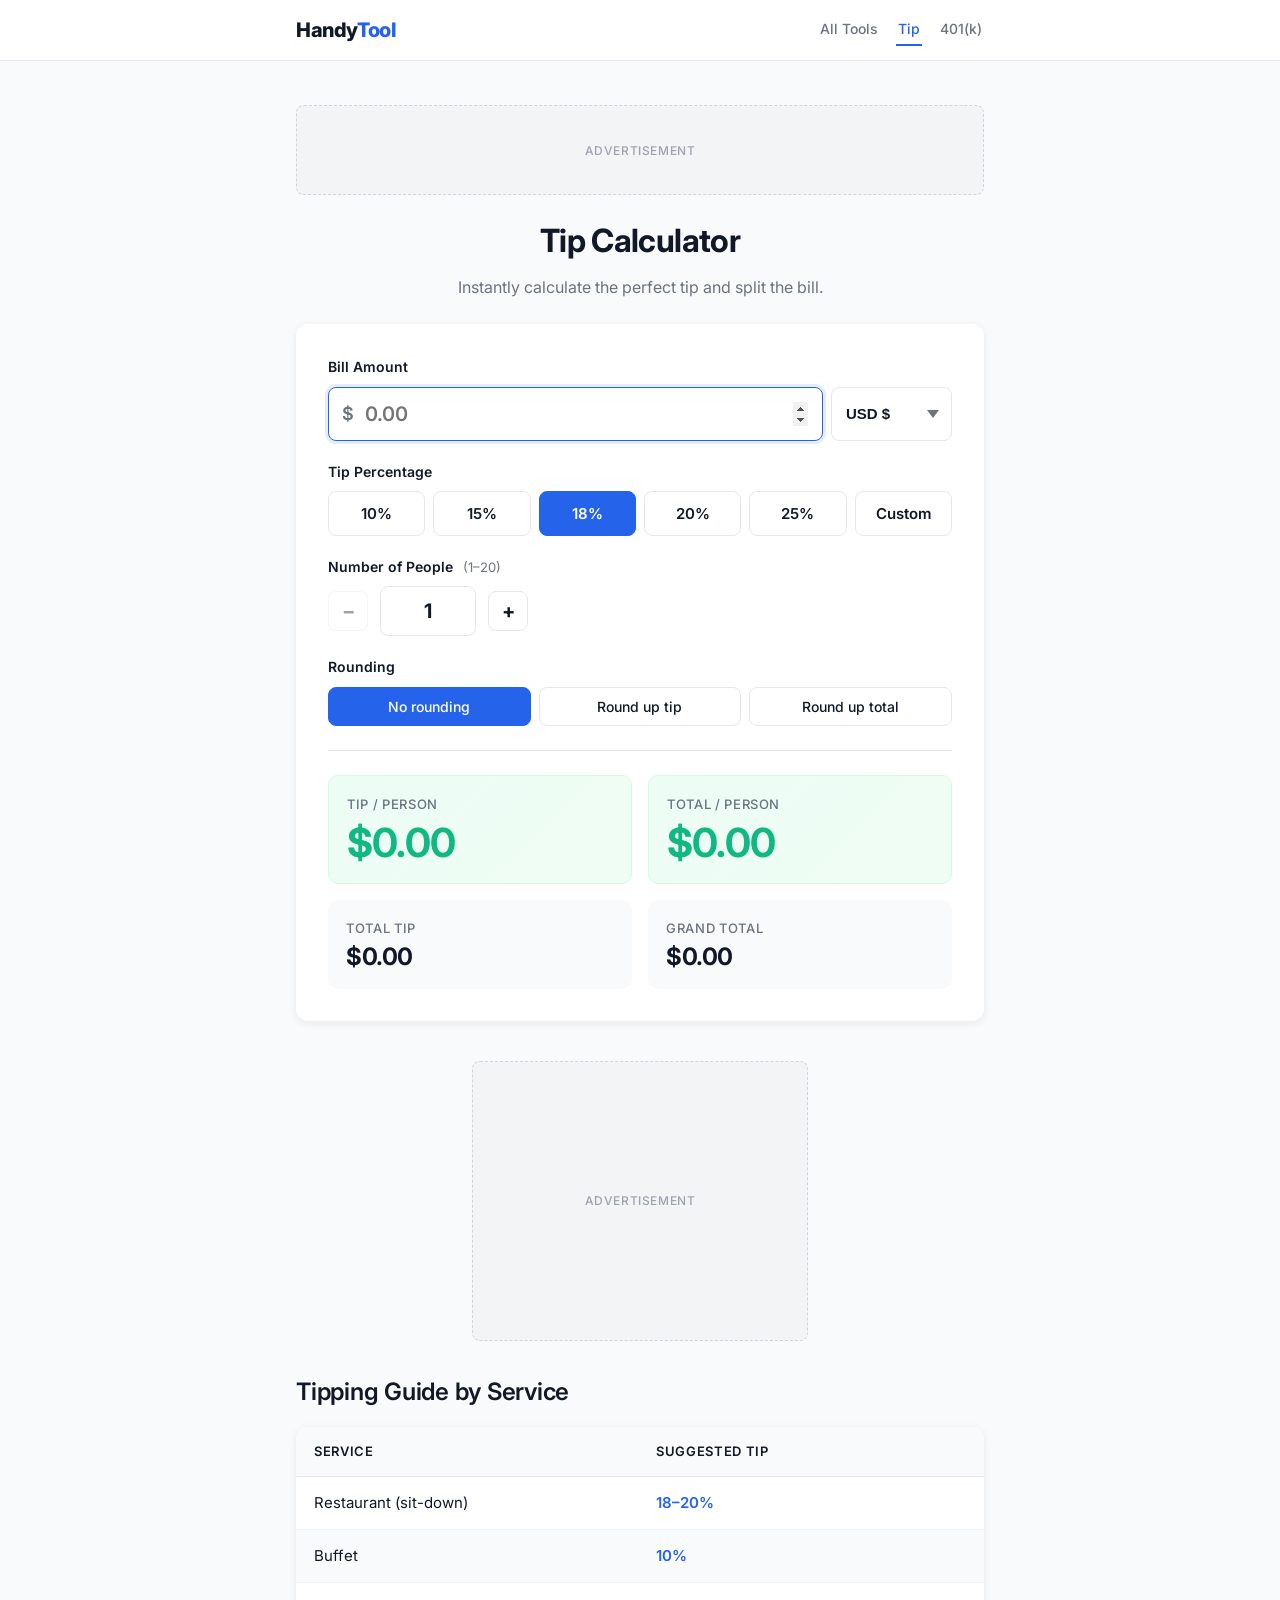
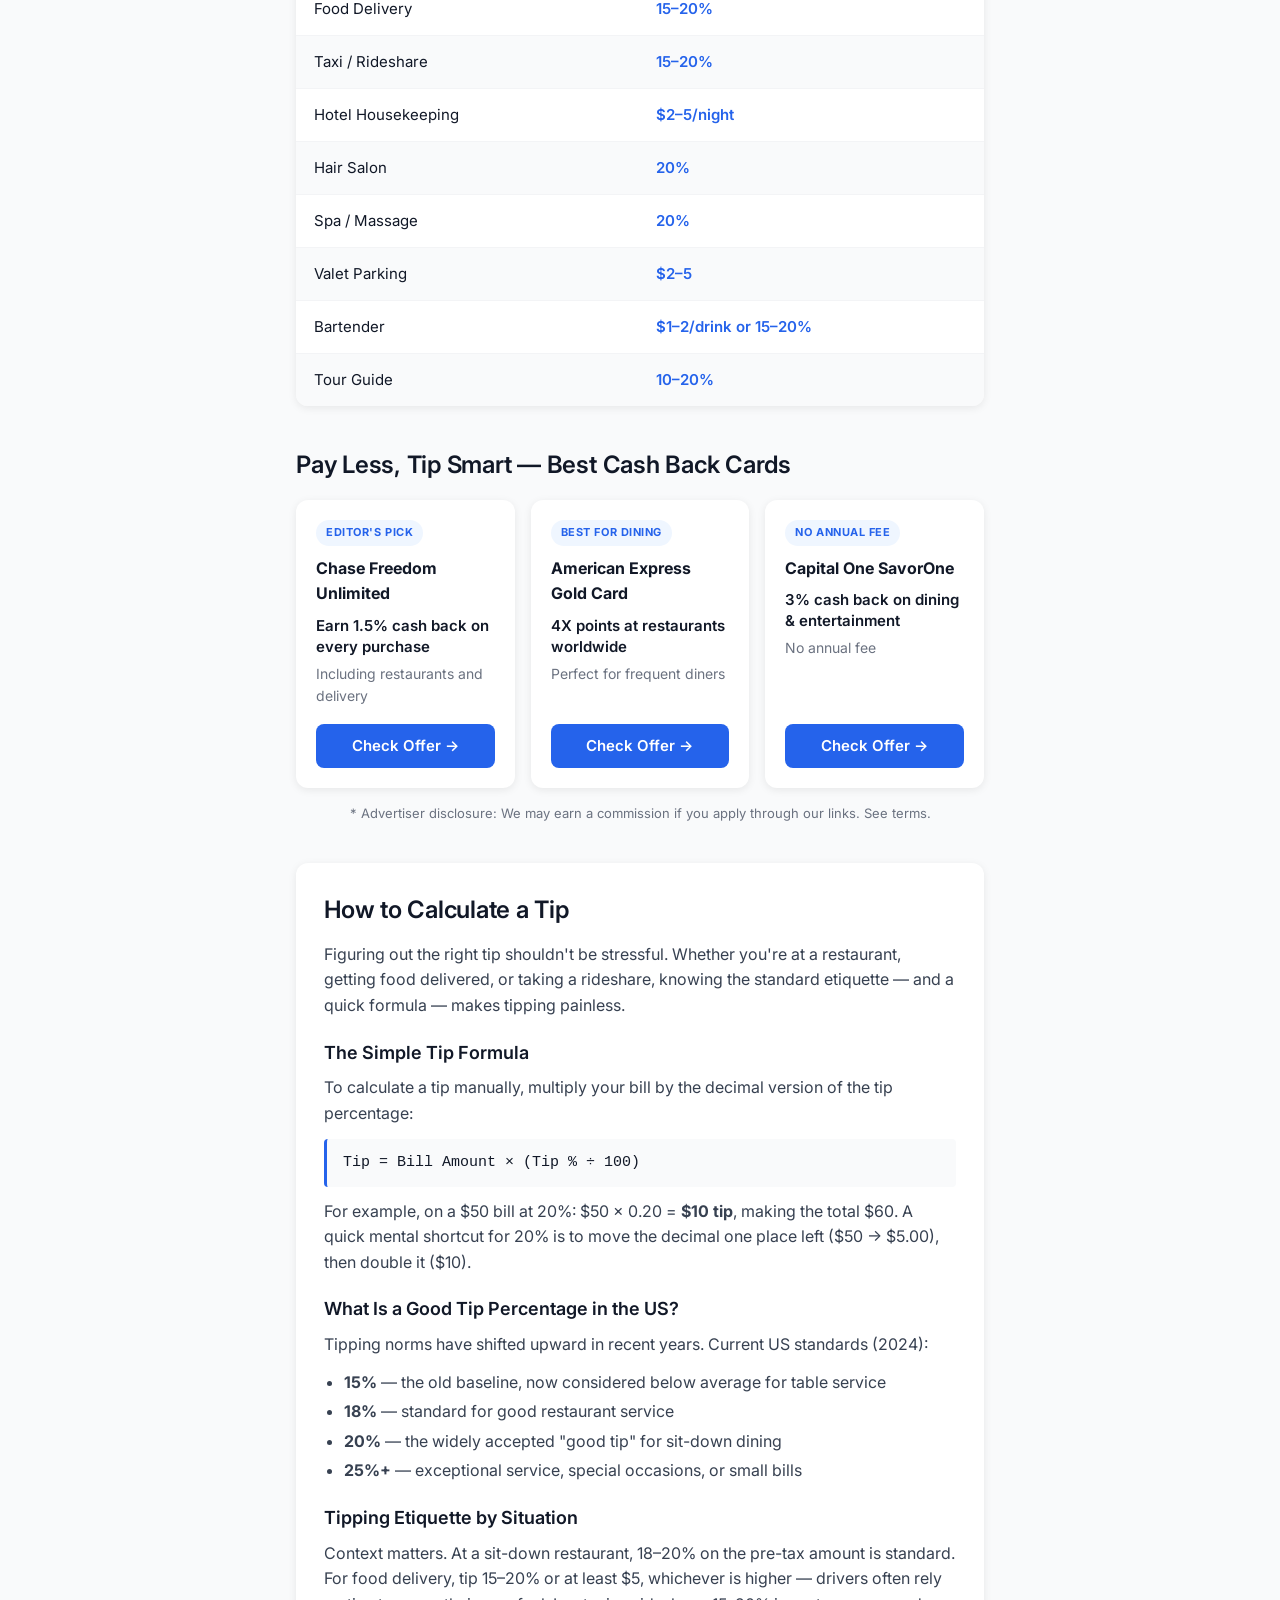
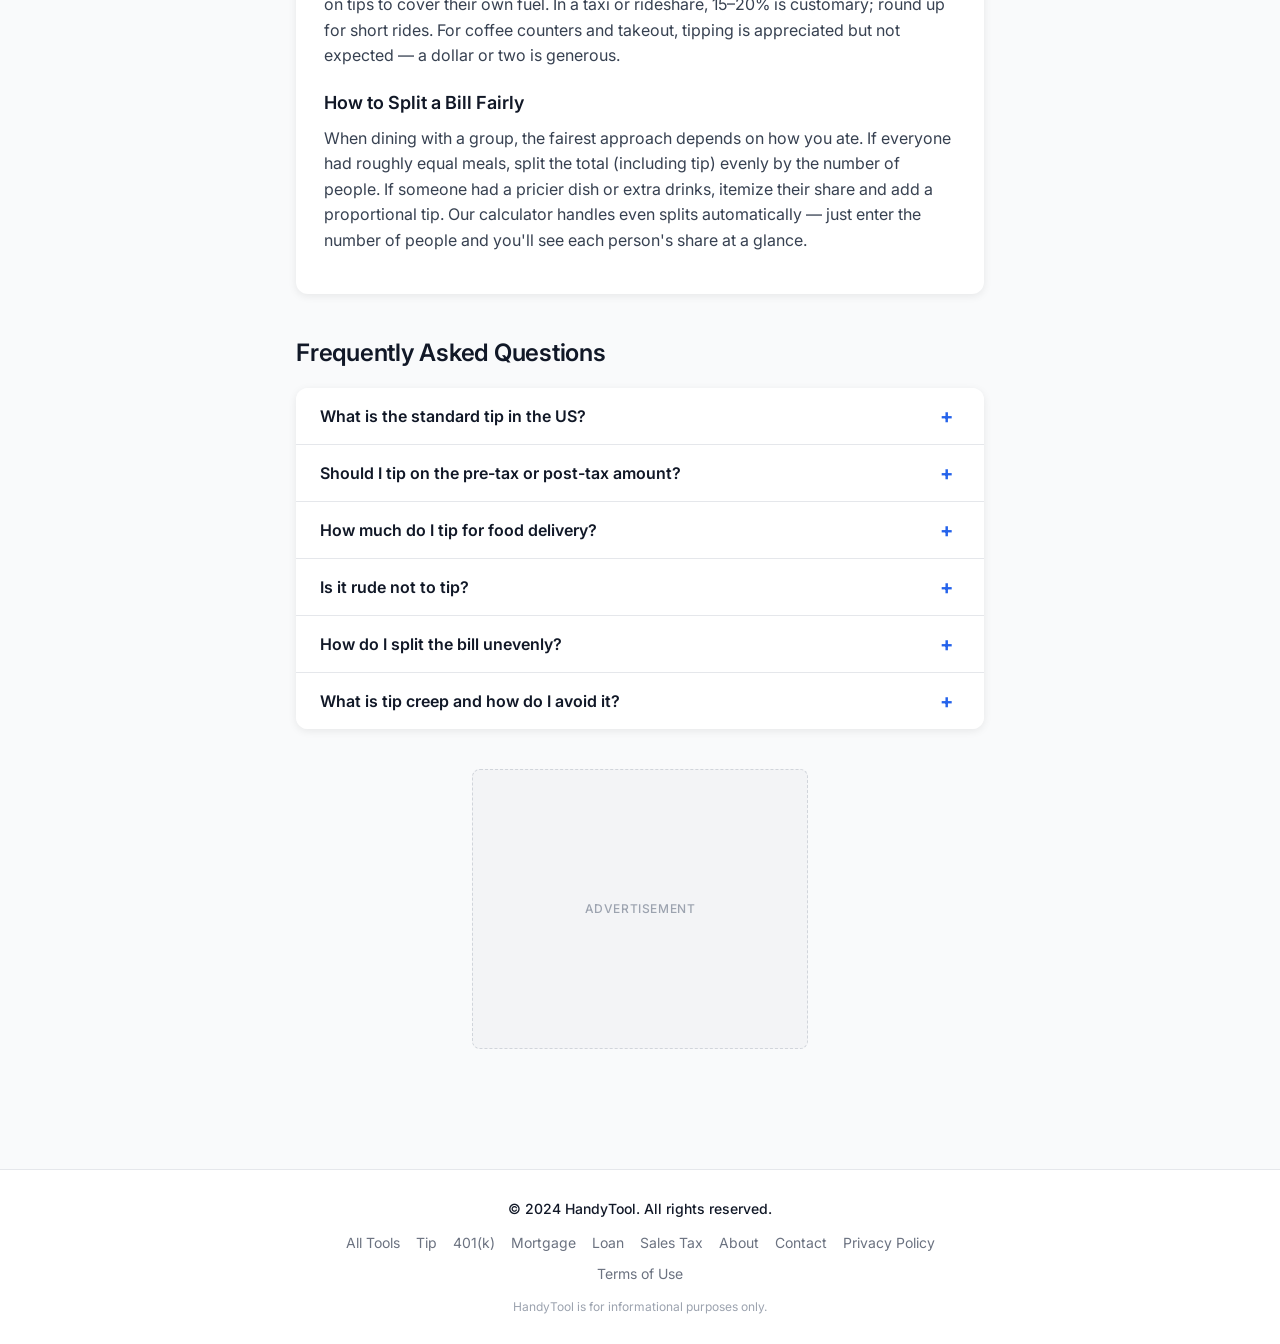
<file: index.html>
<!DOCTYPE html>
<html lang="en">
<head>
<meta charset="UTF-8">
<meta name="viewport" content="width=device-width, initial-scale=1.0">
<link rel="icon" type="image/svg+xml" href="/favicon.svg">
<title>Tip Calculator — Fast & Free | HandyTool</title>
<meta name="description" content="Calculate your tip instantly. Enter bill amount, choose tip %, split between friends. Free tip calculator for restaurants, delivery, taxis and more.">
<meta name="keywords" content="tip calculator, how much to tip, tip percentage calculator, restaurant tip, split bill calculator, handytool">
<link rel="canonical" href="https://gethandytool.com/">

<!-- Open Graph -->
<meta property="og:title" content="Tip Calculator — Fast & Free | HandyTool">
<meta property="og:description" content="Calculate tips instantly for any service. Free, fast, mobile-friendly.">
<meta property="og:type" content="website">
<meta property="og:url" content="https://gethandytool.com/">
<meta property="og:site_name" content="HandyTool">

<!-- Twitter -->
<meta name="twitter:card" content="summary_large_image">
<meta name="twitter:title" content="Tip Calculator — Fast & Free | HandyTool">
<meta name="twitter:description" content="Calculate tips instantly for any service. Free, fast, mobile-friendly.">

<!-- Schema.org structured data -->
<script type="application/ld+json">
{
  "@context": "https://schema.org",
  "@type": "WebApplication",
  "name": "HandyTool Tip Calculator",
  "url": "https://gethandytool.com/",
  "description": "Free tip calculator for restaurants, delivery, taxis and more",
  "applicationCategory": "FinanceApplication",
  "operatingSystem": "All",
  "offers": { "@type": "Offer", "price": "0", "priceCurrency": "USD" },
  "publisher": {
    "@type": "Organization",
    "name": "HandyTool",
    "url": "https://gethandytool.com/"
  }
}
</script>

<!-- Google Fonts: Inter -->
<link rel="preconnect" href="https://fonts.googleapis.com">
<link rel="preconnect" href="https://fonts.gstatic.com" crossorigin>
<link href="https://fonts.googleapis.com/css2?family=Inter:wght@400;500;600;700;800&display=swap" rel="stylesheet">

<!-- Google tag (gtag.js) -->
<script async src="https://www.googletagmanager.com/gtag/js?id=G-HFT1427Z23"></script>
<script>
  window.dataLayer = window.dataLayer || [];
  function gtag(){dataLayer.push(arguments);}
  gtag('js', new Date());
  gtag('config', 'G-HFT1427Z23');
</script>

<!-- Google AdSense -->
<script async src="https://pagead2.googlesyndication.com/pagead/js/adsbygoogle.js?client=ca-pub-7164402025911671" crossorigin="anonymous"></script>

<style>
  /* ---------- RESET ---------- */
  *, *::before, *::after { box-sizing: border-box; margin: 0; padding: 0; }
  html { scroll-behavior: smooth; -webkit-text-size-adjust: 100%; }
  body {
    font-family: 'Inter', -apple-system, BlinkMacSystemFont, 'Segoe UI', Roboto, sans-serif;
    font-size: 1rem;
    line-height: 1.6;
    color: #111827;
    background: #F9FAFB;
    -webkit-font-smoothing: antialiased;
  }
  img, svg { max-width: 100%; display: block; }
  button { font-family: inherit; cursor: pointer; border: none; background: none; }
  input { font-family: inherit; }
  a { color: #2563EB; text-decoration: none; }
  a:hover { text-decoration: underline; }

  /* ---------- LAYOUT ---------- */
  .container {
    max-width: 720px;
    margin: 0 auto;
    padding: 0 16px;
  }

  /* ---------- HEADER ---------- */
  .site-header {
    background: #FFFFFF;
    border-bottom: 1px solid #E5E7EB;
    padding: 14px 0;
  }
  @media (min-width: 768px) {
    .site-header {
      position: sticky;
      top: 0;
      z-index: 100;
    }
  }
  .site-header .container {
    display: flex;
    align-items: center;
    justify-content: space-between;
    gap: 12px;
  }
  .logo {
    font-size: 1.25rem;
    font-weight: 800;
    color: #111827;
    letter-spacing: -0.02em;
  }
  .logo span { color: #2563EB; }
  .tagline {
    font-size: 0.875rem;
    color: #6B7280;
    font-weight: 500;
  }
  @media (max-width: 480px) {
    .tagline { display: none; }
  }

  /* Tool navigation */
  .tool-nav {
    display: flex;
    gap: 16px;
    font-size: 0.875rem;
    font-weight: 500;
  }
  .tool-nav a {
    color: #6B7280;
    text-decoration: none;
    padding: 4px 2px;
    border-bottom: 2px solid transparent;
    transition: color 0.2s, border-color 0.2s;
  }
  .tool-nav a:hover {
    color: #2563EB;
    text-decoration: none;
  }
  .tool-nav a.active {
    color: #2563EB;
    border-bottom-color: #2563EB;
  }
  @media (max-width: 480px) {
    .tool-nav { gap: 12px; font-size: 0.8125rem; }
  }

  /* ---------- AD PLACEHOLDERS ---------- */
  .ad-banner-top,
  .ad-rect-middle,
  .ad-rect-bottom {
    background: #F3F4F6;
    border: 1px dashed #D1D5DB;
    color: #9CA3AF;
    text-align: center;
    font-size: 0.75rem;
    font-weight: 500;
    letter-spacing: 0.05em;
    text-transform: uppercase;
    display: flex;
    align-items: center;
    justify-content: center;
    border-radius: 8px;
    margin: 20px auto;
    width: 100%;
  }
  .ad-banner-top {
    min-height: 90px;
    max-width: 728px;
  }
  @media (max-width: 600px) {
    .ad-banner-top { min-height: 50px; max-width: 320px; }
  }
  .ad-rect-middle,
  .ad-rect-bottom {
    min-height: 280px;
    max-width: 336px;
    margin: 32px auto;
  }

  /* ---------- SECTION SPACING ---------- */
  main { padding: 24px 0 48px; }
  section { margin-bottom: 40px; }

  /* ---------- HERO / CALCULATOR ---------- */
  .hero-title {
    font-size: 2rem;
    font-weight: 700;
    color: #111827;
    text-align: center;
    margin-bottom: 8px;
    letter-spacing: -0.02em;
  }
  .hero-sub {
    text-align: center;
    color: #6B7280;
    margin-bottom: 24px;
    font-size: 1rem;
  }
  @media (max-width: 480px) {
    .hero-title { font-size: 1.625rem; }
  }

  .calc-card {
    background: #FFFFFF;
    border-radius: 12px;
    box-shadow: 0 2px 8px rgba(0,0,0,0.08);
    padding: 32px;
  }
  @media (max-width: 480px) {
    .calc-card { padding: 20px; }
  }

  .field-group { margin-bottom: 20px; }
  .field-label {
    display: block;
    font-size: 0.875rem;
    font-weight: 600;
    color: #111827;
    margin-bottom: 8px;
  }
  .field-label .hint {
    font-weight: 400;
    color: #6B7280;
    margin-left: 6px;
    font-size: 0.8125rem;
  }

  /* Bill input */
  .bill-row {
    display: flex;
    gap: 8px;
    align-items: stretch;
  }
  .bill-input-wrap {
    position: relative;
    flex: 1;
    min-width: 0;
  }
  .bill-input-wrap::before {
    content: attr(data-symbol);
    position: absolute;
    left: 14px;
    top: 50%;
    transform: translateY(-50%);
    color: #6B7280;
    font-weight: 600;
    font-size: 1.125rem;
    pointer-events: none;
  }
  .bill-input {
    width: 100%;
    padding: 14px 14px 14px 36px;
    font-size: 1.25rem;
    font-weight: 600;
    border: 1.5px solid #E5E7EB;
    border-radius: 8px;
    color: #111827;
    background: #FFFFFF;
    transition: border-color 0.2s;
  }
  .currency-select {
    padding: 0 36px 0 14px;
    font-size: 0.9375rem;
    font-weight: 600;
    border: 1.5px solid #E5E7EB;
    border-radius: 8px;
    color: #111827;
    background: #FFFFFF url("data:image/svg+xml;utf8,<svg xmlns='http://www.w3.org/2000/svg' width='12' height='8' viewBox='0 0 12 8'><path fill='%236B7280' d='M6 8L0 0h12z'/></svg>") no-repeat right 12px center;
    -webkit-appearance: none;
    appearance: none;
    cursor: pointer;
    transition: border-color 0.2s;
    min-width: 110px;
  }
  .currency-select:focus {
    outline: none;
    border-color: #2563EB;
  }
  @media (max-width: 420px) {
    .currency-select { min-width: 90px; font-size: 0.875rem; padding-right: 30px; }
  }
  .bill-input:focus {
    outline: none;
    border-color: #2563EB;
    box-shadow: 0 0 0 3px rgba(37,99,235,0.12);
  }

  /* Tip buttons */
  .tip-buttons {
    display: grid;
    grid-template-columns: repeat(3, 1fr);
    gap: 8px;
  }
  @media (min-width: 540px) {
    .tip-buttons { grid-template-columns: repeat(6, 1fr); }
  }
  .tip-btn {
    padding: 12px 8px;
    border: 1.5px solid #E5E7EB;
    border-radius: 8px;
    background: #FFFFFF;
    color: #111827;
    font-size: 0.9375rem;
    font-weight: 600;
    transition: all 0.2s;
  }
  .tip-btn:hover {
    border-color: #2563EB;
    color: #2563EB;
  }
  .tip-btn.active {
    background: #2563EB;
    color: #FFFFFF;
    border-color: #2563EB;
  }

  /* Custom slider */
  .custom-wrap {
    display: none;
    margin-top: 12px;
    padding: 12px;
    background: #F9FAFB;
    border-radius: 8px;
    border: 1px solid #E5E7EB;
  }
  .custom-wrap.visible { display: block; }
  .custom-row {
    display: flex;
    align-items: center;
    gap: 12px;
  }
  .custom-slider {
    flex: 1;
    -webkit-appearance: none;
    appearance: none;
    height: 6px;
    background: #E5E7EB;
    border-radius: 3px;
    outline: none;
  }
  .custom-slider::-webkit-slider-thumb {
    -webkit-appearance: none;
    appearance: none;
    width: 20px;
    height: 20px;
    border-radius: 50%;
    background: #2563EB;
    cursor: pointer;
    border: 2px solid #FFFFFF;
    box-shadow: 0 1px 3px rgba(0,0,0,0.2);
  }
  .custom-slider::-moz-range-thumb {
    width: 20px;
    height: 20px;
    border-radius: 50%;
    background: #2563EB;
    cursor: pointer;
    border: 2px solid #FFFFFF;
  }
  .custom-value {
    min-width: 56px;
    text-align: right;
    font-weight: 700;
    color: #2563EB;
    font-size: 1rem;
  }

  /* Stepper */
  .stepper {
    display: flex;
    align-items: center;
    gap: 12px;
    max-width: 200px;
  }
  .stepper-btn {
    width: 40px;
    height: 40px;
    border-radius: 8px;
    border: 1.5px solid #E5E7EB;
    background: #FFFFFF;
    font-size: 1.25rem;
    font-weight: 700;
    color: #111827;
    transition: all 0.2s;
  }
  .stepper-btn:hover:not(:disabled) {
    border-color: #2563EB;
    color: #2563EB;
  }
  .stepper-btn:disabled {
    opacity: 0.4;
    cursor: not-allowed;
  }
  .stepper-val {
    flex: 1;
    text-align: center;
    font-size: 1.25rem;
    font-weight: 700;
    color: #111827;
    padding: 8px 0;
    border: 1.5px solid #E5E7EB;
    border-radius: 8px;
    background: #FFFFFF;
  }

  /* Rounding toggle */
  .round-group {
    display: grid;
    grid-template-columns: 1fr;
    gap: 8px;
  }
  @media (min-width: 540px) {
    .round-group { grid-template-columns: repeat(3, 1fr); }
  }
  .round-btn {
    padding: 10px 12px;
    border: 1.5px solid #E5E7EB;
    border-radius: 8px;
    background: #FFFFFF;
    color: #111827;
    font-size: 0.875rem;
    font-weight: 500;
    transition: all 0.2s;
  }
  .round-btn:hover {
    border-color: #2563EB;
  }
  .round-btn.active {
    background: #2563EB;
    color: #FFFFFF;
    border-color: #2563EB;
  }

  /* Results */
  .results {
    margin-top: 24px;
    padding-top: 24px;
    border-top: 1px solid #E5E7EB;
    display: grid;
    grid-template-columns: 1fr;
    gap: 16px;
  }
  @media (min-width: 540px) {
    .results { grid-template-columns: 1fr 1fr; }
  }
  .result-box {
    background: #F9FAFB;
    border-radius: 10px;
    padding: 18px;
  }
  .result-box.primary {
    background: linear-gradient(135deg, #ECFDF5 0%, #F0FDF4 100%);
    border: 1px solid #D1FAE5;
  }
  .result-label {
    font-size: 0.8125rem;
    color: #6B7280;
    font-weight: 500;
    text-transform: uppercase;
    letter-spacing: 0.05em;
    margin-bottom: 6px;
  }
  .result-value {
    font-size: 2.5rem;
    font-weight: 700;
    color: #10B981;
    line-height: 1.1;
    letter-spacing: -0.02em;
  }
  .result-box:not(.primary) .result-value {
    font-size: 1.5rem;
    color: #111827;
  }
  @media (max-width: 480px) {
    .result-value { font-size: 2rem; }
    .result-box:not(.primary) .result-value { font-size: 1.375rem; }
  }

  /* ---------- REFERENCE TABLE ---------- */
  .section-title {
    font-size: 1.5rem;
    font-weight: 600;
    color: #111827;
    margin-bottom: 16px;
    letter-spacing: -0.01em;
  }
  .table-wrap {
    background: #FFFFFF;
    border-radius: 12px;
    box-shadow: 0 2px 8px rgba(0,0,0,0.08);
    overflow-x: auto;
  }
  .ref-table {
    width: 100%;
    border-collapse: collapse;
    min-width: 420px;
  }
  .ref-table th,
  .ref-table td {
    padding: 14px 18px;
    text-align: left;
    font-size: 0.9375rem;
  }
  .ref-table th {
    background: #F9FAFB;
    font-weight: 600;
    color: #111827;
    border-bottom: 1px solid #E5E7EB;
    font-size: 0.8125rem;
    text-transform: uppercase;
    letter-spacing: 0.05em;
  }
  .ref-table tbody tr:nth-child(even) {
    background: #F9FAFB;
  }
  .ref-table tbody tr {
    border-bottom: 1px solid #F3F4F6;
  }
  .ref-table tbody tr:last-child {
    border-bottom: none;
  }
  .ref-table td:last-child {
    font-weight: 600;
    color: #2563EB;
  }

  /* ---------- AFFILIATE ---------- */
  .aff-grid {
    display: grid;
    grid-template-columns: 1fr;
    gap: 16px;
  }
  @media (min-width: 640px) {
    .aff-grid { grid-template-columns: repeat(3, 1fr); }
  }
  .aff-card {
    background: #FFFFFF;
    border-radius: 12px;
    box-shadow: 0 2px 8px rgba(0,0,0,0.08);
    padding: 20px;
    position: relative;
    display: flex;
    flex-direction: column;
  }
  .aff-badge {
    display: inline-block;
    background: #EFF6FF;
    color: #2563EB;
    font-size: 0.6875rem;
    font-weight: 700;
    padding: 4px 10px;
    border-radius: 999px;
    text-transform: uppercase;
    letter-spacing: 0.05em;
    margin-bottom: 10px;
    align-self: flex-start;
  }
  .aff-name {
    font-size: 1rem;
    font-weight: 700;
    color: #111827;
    margin-bottom: 8px;
  }
  .aff-headline {
    font-size: 0.9375rem;
    color: #111827;
    font-weight: 600;
    margin-bottom: 6px;
    line-height: 1.4;
  }
  .aff-sub {
    font-size: 0.875rem;
    color: #6B7280;
    margin-bottom: 16px;
    flex-grow: 1;
  }
  .affiliate-btn {
    display: inline-block;
    background: #2563EB;
    color: #FFFFFF;
    text-align: center;
    padding: 10px 20px;
    border-radius: 8px;
    font-weight: 600;
    font-size: 0.9375rem;
    transition: background 0.2s, transform 0.1s;
  }
  .affiliate-btn:hover {
    background: #1D4ED8;
    text-decoration: none;
    color: #FFFFFF;
  }
  .affiliate-btn:active {
    transform: scale(0.98);
  }
  .aff-disclaimer {
    margin-top: 16px;
    font-size: 0.8125rem;
    color: #6B7280;
    text-align: center;
    line-height: 1.5;
  }

  /* ---------- EDITORIAL CONTENT ---------- */
  .content-block {
    background: #FFFFFF;
    border-radius: 12px;
    box-shadow: 0 2px 8px rgba(0,0,0,0.08);
    padding: 28px;
  }
  @media (max-width: 480px) {
    .content-block { padding: 20px; }
  }
  .content-block h2 {
    font-size: 1.5rem;
    font-weight: 600;
    margin-bottom: 12px;
    letter-spacing: -0.01em;
  }
  .content-block h3 {
    font-size: 1.125rem;
    font-weight: 600;
    margin: 20px 0 8px;
    color: #111827;
  }
  .content-block p {
    margin-bottom: 12px;
    color: #374151;
  }
  .content-block ul {
    margin: 0 0 12px 20px;
    color: #374151;
  }
  .content-block li { margin-bottom: 4px; }
  .formula {
    background: #F9FAFB;
    border-left: 3px solid #2563EB;
    padding: 12px 16px;
    margin: 12px 0;
    font-family: 'SF Mono', Monaco, monospace;
    font-size: 0.9375rem;
    color: #111827;
    border-radius: 4px;
  }

  /* ---------- FAQ ---------- */
  .faq-list {
    background: #FFFFFF;
    border-radius: 12px;
    box-shadow: 0 2px 8px rgba(0,0,0,0.08);
    overflow: hidden;
  }
  .faq-item {
    border-bottom: 1px solid #E5E7EB;
  }
  .faq-item:last-child { border-bottom: none; }
  .faq-q {
    width: 100%;
    padding: 18px 24px;
    text-align: left;
    background: #FFFFFF;
    font-size: 1rem;
    font-weight: 600;
    color: #111827;
    display: flex;
    justify-content: space-between;
    align-items: center;
    gap: 16px;
    transition: background 0.15s;
  }
  .faq-q:hover { background: #F9FAFB; }
  .faq-icon {
    flex-shrink: 0;
    width: 20px;
    height: 20px;
    color: #2563EB;
    font-weight: 700;
    font-size: 1.25rem;
    line-height: 1;
    transition: transform 0.2s;
  }
  .faq-item.open .faq-icon { transform: rotate(45deg); }
  .faq-a {
    max-height: 0;
    overflow: hidden;
    transition: max-height 0.3s ease;
    color: #374151;
  }
  .faq-a-inner { padding: 0 24px 18px; }
  .faq-item.open .faq-a { max-height: 400px; }

  /* ---------- FOOTER ---------- */
  .site-footer {
    background: #FFFFFF;
    border-top: 1px solid #E5E7EB;
    padding: 28px 0;
    margin-top: 40px;
  }
  .footer-inner {
    text-align: center;
  }
  .footer-copy {
    font-size: 0.875rem;
    color: #111827;
    font-weight: 500;
    margin-bottom: 12px;
  }
  .footer-links {
    display: flex;
    flex-wrap: wrap;
    gap: 8px 16px;
    justify-content: center;
    margin-bottom: 12px;
    font-size: 0.875rem;
  }
  .footer-links a { color: #6B7280; }
  .footer-links a:hover { color: #2563EB; }
  .footer-disclaimer {
    font-size: 0.75rem;
    color: #9CA3AF;
  }

  /* ---------- UTIL ---------- */
  .sr-only {
    position: absolute;
    width: 1px;
    height: 1px;
    padding: 0;
    margin: -1px;
    overflow: hidden;
    clip: rect(0,0,0,0);
    border: 0;
  }
</style>
</head>
<body>

<!-- ===== HEADER ===== -->
<header class="site-header">
  <div class="container">
    <a href="/" class="logo" style="text-decoration:none;">Handy<span>Tool</span></a>
    <nav class="tool-nav" aria-label="Calculators">
      <a href="tools.html">All Tools</a>
      <a href="/" class="active">Tip</a>
      <a href="401k.html">401(k)</a>
    </nav>
  </div>
</header>

<main>
  <div class="container">

    <!-- ===== TOP BANNER AD ===== -->
    <!-- Google AdSense: ca-pub-XXXXXXXX / Ad slot: XXXXXXXX -->
    <div class="ad-banner-top" aria-label="Advertisement">Advertisement</div>

    <!-- ===== HERO CALCULATOR ===== -->
    <section aria-labelledby="calc-title">
      <h1 id="calc-title" class="hero-title">Tip Calculator</h1>
      <p class="hero-sub">Instantly calculate the perfect tip and split the bill.</p>

      <div class="calc-card">
        <!-- Bill Amount -->
        <div class="field-group">
          <label class="field-label" for="bill">Bill Amount</label>
          <div class="bill-row">
            <div class="bill-input-wrap" id="billWrap" data-symbol="$">
              <input type="number" id="bill" class="bill-input" placeholder="0.00" min="0" step="0.01" inputmode="decimal" autofocus>
            </div>
            <select id="currency" class="currency-select" aria-label="Currency">
              <option value="USD" selected>USD $</option>
              <option value="EUR">EUR €</option>
              <option value="GBP">GBP £</option>
              <option value="JPY">JPY ¥</option>
              <option value="KRW">KRW ₩</option>
              <option value="CAD">CAD C$</option>
              <option value="AUD">AUD A$</option>
              <option value="MXN">MXN MX$</option>
              <option value="INR">INR ₹</option>
              <option value="CNY">CNY ¥</option>
            </select>
          </div>
        </div>

        <!-- Tip Percentage -->
        <div class="field-group">
          <label class="field-label">Tip Percentage</label>
          <div class="tip-buttons" role="group" aria-label="Tip percentage">
            <button type="button" class="tip-btn" data-tip="10">10%</button>
            <button type="button" class="tip-btn" data-tip="15">15%</button>
            <button type="button" class="tip-btn active" data-tip="18">18%</button>
            <button type="button" class="tip-btn" data-tip="20">20%</button>
            <button type="button" class="tip-btn" data-tip="25">25%</button>
            <button type="button" class="tip-btn" data-tip="custom">Custom</button>
          </div>
          <div class="custom-wrap" id="customWrap">
            <div class="custom-row">
              <input type="range" id="customSlider" class="custom-slider" min="0" max="50" step="1" value="18">
              <div class="custom-value" id="customValue">18%</div>
            </div>
          </div>
        </div>

        <!-- Number of People -->
        <div class="field-group">
          <label class="field-label" for="people">Number of People <span class="hint">(1–20)</span></label>
          <div class="stepper">
            <button type="button" class="stepper-btn" id="peopleDown" aria-label="Decrease people">−</button>
            <div class="stepper-val" id="peopleVal">1</div>
            <button type="button" class="stepper-btn" id="peopleUp" aria-label="Increase people">+</button>
          </div>
        </div>

        <!-- Rounding -->
        <div class="field-group">
          <label class="field-label">Rounding</label>
          <div class="round-group" role="group" aria-label="Rounding option">
            <button type="button" class="round-btn active" data-round="none">No rounding</button>
            <button type="button" class="round-btn" data-round="tip">Round up tip</button>
            <button type="button" class="round-btn" data-round="total">Round up total</button>
          </div>
        </div>

        <!-- Results -->
        <div class="results" aria-live="polite">
          <div class="result-box primary">
            <div class="result-label">Tip / Person</div>
            <div class="result-value" id="outPerTip">$0.00</div>
          </div>
          <div class="result-box primary">
            <div class="result-label">Total / Person</div>
            <div class="result-value" id="outPerTotal">$0.00</div>
          </div>
          <div class="result-box">
            <div class="result-label">Total Tip</div>
            <div class="result-value" id="outTotalTip">$0.00</div>
          </div>
          <div class="result-box">
            <div class="result-label">Grand Total</div>
            <div class="result-value" id="outGrandTotal">$0.00</div>
          </div>
        </div>
      </div>
    </section>

    <!-- ===== IN-FEED AD ===== -->
    <!-- Google AdSense: in-feed unit -->
    <div class="ad-rect-middle" aria-label="Advertisement">Advertisement</div>

    <!-- ===== QUICK REFERENCE TABLE ===== -->
    <section aria-labelledby="ref-title">
      <h2 id="ref-title" class="section-title">Tipping Guide by Service</h2>
      <div class="table-wrap">
        <table class="ref-table">
          <thead>
            <tr><th>Service</th><th>Suggested Tip</th></tr>
          </thead>
          <tbody>
            <tr><td>Restaurant (sit-down)</td><td>18–20%</td></tr>
            <tr><td>Buffet</td><td>10%</td></tr>
            <tr><td>Food Delivery</td><td>15–20%</td></tr>
            <tr><td>Taxi / Rideshare</td><td>15–20%</td></tr>
            <tr><td>Hotel Housekeeping</td><td>$2–5/night</td></tr>
            <tr><td>Hair Salon</td><td>20%</td></tr>
            <tr><td>Spa / Massage</td><td>20%</td></tr>
            <tr><td>Valet Parking</td><td>$2–5</td></tr>
            <tr><td>Bartender</td><td>$1–2/drink or 15–20%</td></tr>
            <tr><td>Tour Guide</td><td>10–20%</td></tr>
          </tbody>
        </table>
      </div>
    </section>

    <!-- ===== AFFILIATE SECTION ===== -->
    <section aria-labelledby="aff-title">
      <h2 id="aff-title" class="section-title">Pay Less, Tip Smart — Best Cash Back Cards</h2>
      <div class="aff-grid">

        <div class="aff-card">
          <span class="aff-badge">Editor's Pick</span>
          <div class="aff-name">Chase Freedom Unlimited</div>
          <div class="aff-headline">Earn 1.5% cash back on every purchase</div>
          <div class="aff-sub">Including restaurants and delivery</div>
          <a href="#" class="affiliate-btn" rel="sponsored nofollow noopener">Check Offer →</a>
        </div>

        <div class="aff-card">
          <span class="aff-badge">Best for Dining</span>
          <div class="aff-name">American Express Gold Card</div>
          <div class="aff-headline">4X points at restaurants worldwide</div>
          <div class="aff-sub">Perfect for frequent diners</div>
          <a href="#" class="affiliate-btn" rel="sponsored nofollow noopener">Check Offer →</a>
        </div>

        <div class="aff-card">
          <span class="aff-badge">No Annual Fee</span>
          <div class="aff-name">Capital One SavorOne</div>
          <div class="aff-headline">3% cash back on dining & entertainment</div>
          <div class="aff-sub">No annual fee</div>
          <a href="#" class="affiliate-btn" rel="sponsored nofollow noopener">Check Offer →</a>
        </div>

      </div>
      <p class="aff-disclaimer">* Advertiser disclosure: We may earn a commission if you apply through our links. See terms.</p>
    </section>

    <!-- ===== SEO EDITORIAL CONTENT ===== -->
    <section aria-labelledby="guide-title">
      <div class="content-block">
        <h2 id="guide-title">How to Calculate a Tip</h2>
        <p>Figuring out the right tip shouldn't be stressful. Whether you're at a restaurant, getting food delivered, or taking a rideshare, knowing the standard etiquette — and a quick formula — makes tipping painless.</p>

        <h3>The Simple Tip Formula</h3>
        <p>To calculate a tip manually, multiply your bill by the decimal version of the tip percentage:</p>
        <div class="formula">Tip = Bill Amount × (Tip % ÷ 100)</div>
        <p>For example, on a $50 bill at 20%: $50 × 0.20 = <strong>$10 tip</strong>, making the total $60. A quick mental shortcut for 20% is to move the decimal one place left ($50 → $5.00), then double it ($10).</p>

        <h3>What Is a Good Tip Percentage in the US?</h3>
        <p>Tipping norms have shifted upward in recent years. Current US standards (2024):</p>
        <ul>
          <li><strong>15%</strong> — the old baseline, now considered below average for table service</li>
          <li><strong>18%</strong> — standard for good restaurant service</li>
          <li><strong>20%</strong> — the widely accepted "good tip" for sit-down dining</li>
          <li><strong>25%+</strong> — exceptional service, special occasions, or small bills</li>
        </ul>

        <h3>Tipping Etiquette by Situation</h3>
        <p>Context matters. At a sit-down restaurant, 18–20% on the pre-tax amount is standard. For food delivery, tip 15–20% or at least $5, whichever is higher — drivers often rely on tips to cover their own fuel. In a taxi or rideshare, 15–20% is customary; round up for short rides. For coffee counters and takeout, tipping is appreciated but not expected — a dollar or two is generous.</p>

        <h3>How to Split a Bill Fairly</h3>
        <p>When dining with a group, the fairest approach depends on how you ate. If everyone had roughly equal meals, split the total (including tip) evenly by the number of people. If someone had a pricier dish or extra drinks, itemize their share and add a proportional tip. Our calculator handles even splits automatically — just enter the number of people and you'll see each person's share at a glance.</p>
      </div>
    </section>

    <!-- ===== FAQ ===== -->
    <section aria-labelledby="faq-title">
      <h2 id="faq-title" class="section-title">Frequently Asked Questions</h2>
      <div class="faq-list" id="faqList">

        <div class="faq-item">
          <button class="faq-q" type="button" aria-expanded="false">
            <span>What is the standard tip in the US?</span>
            <span class="faq-icon">+</span>
          </button>
          <div class="faq-a"><div class="faq-a-inner">
            <p>For sit-down restaurant service, the standard tip in the United States is 18–20% of the pre-tax bill. A tip below 15% is generally viewed as dissatisfaction, while 20%+ signals excellent service.</p>
          </div></div>
        </div>

        <div class="faq-item">
          <button class="faq-q" type="button" aria-expanded="false">
            <span>Should I tip on the pre-tax or post-tax amount?</span>
            <span class="faq-icon">+</span>
          </button>
          <div class="faq-a"><div class="faq-a-inner">
            <p>Etiquette experts recommend tipping on the pre-tax subtotal, since sales tax doesn't reflect the server's work. However, tipping on the post-tax total is also common and is a modest way to tip slightly more.</p>
          </div></div>
        </div>

        <div class="faq-item">
          <button class="faq-q" type="button" aria-expanded="false">
            <span>How much do I tip for food delivery?</span>
            <span class="faq-icon">+</span>
          </button>
          <div class="faq-a"><div class="faq-a-inner">
            <p>Tip 15–20% of the order total, with a minimum of $3–5 for small orders. Add more in bad weather, for long distances, or large orders. Remember: delivery fees charged by the app usually don't go to the driver.</p>
          </div></div>
        </div>

        <div class="faq-item">
          <button class="faq-q" type="button" aria-expanded="false">
            <span>Is it rude not to tip?</span>
            <span class="faq-icon">+</span>
          </button>
          <div class="faq-a"><div class="faq-a-inner">
            <p>In the US, yes — especially for table service, where servers are often paid a sub-minimum "tipped wage" and depend on tips for most of their income. Not tipping for adequate service is considered disrespectful. Poor service is better addressed by speaking with a manager.</p>
          </div></div>
        </div>

        <div class="faq-item">
          <button class="faq-q" type="button" aria-expanded="false">
            <span>How do I split the bill unevenly?</span>
            <span class="faq-icon">+</span>
          </button>
          <div class="faq-a"><div class="faq-a-inner">
            <p>For uneven splits, calculate each person's subtotal separately, then apply the same tip percentage to each subtotal. Many restaurants will print separate checks if you ask before ordering. Apps like Splitwise also help track who owes what across multiple meals.</p>
          </div></div>
        </div>

        <div class="faq-item">
          <button class="faq-q" type="button" aria-expanded="false">
            <span>What is tip creep and how do I avoid it?</span>
            <span class="faq-icon">+</span>
          </button>
          <div class="faq-a"><div class="faq-a-inner">
            <p>"Tip creep" is the gradual expansion of tipping to services that traditionally didn't require tips — like self-serve kiosks or quick takeout. You're not obligated to tip for counter service or self-checkout. Follow the suggested percentages only where service is actually rendered to you.</p>
          </div></div>
        </div>

      </div>
    </section>

    <!-- ===== BOTTOM AD ===== -->
    <!-- Google AdSense: bottom unit -->
    <div class="ad-rect-bottom" aria-label="Advertisement">Advertisement</div>

  </div>
</main>

<!-- ===== FOOTER ===== -->
<footer class="site-footer">
  <div class="container footer-inner">
    <div class="footer-copy">© 2024 HandyTool. All rights reserved.</div>
    <nav class="footer-links" aria-label="Footer">
      <a href="tools.html">All Tools</a>
      <a href="/">Tip</a>
      <a href="401k.html">401(k)</a>
      <a href="mortgage.html">Mortgage</a>
      <a href="loan.html">Loan</a>
      <a href="sales-tax.html">Sales Tax</a>
      <a href="about.html">About</a>
      <a href="contact.html">Contact</a>
      <a href="privacy.html">Privacy Policy</a>
      <a href="terms.html">Terms of Use</a>
    </nav>
    <div class="footer-disclaimer">HandyTool is for informational purposes only.</div>
  </div>
</footer>

<script>
(function() {
  'use strict';

  // ---------- CURRENCY CONFIG ----------
  var CURRENCIES = {
    USD: { symbol: '$',   decimals: 2, prefix: true  },
    EUR: { symbol: '€',   decimals: 2, prefix: true  },
    GBP: { symbol: '£',   decimals: 2, prefix: true  },
    JPY: { symbol: '¥',   decimals: 0, prefix: true  },
    KRW: { symbol: '₩',   decimals: 0, prefix: true  },
    CAD: { symbol: 'C$',  decimals: 2, prefix: true  },
    AUD: { symbol: 'A$',  decimals: 2, prefix: true  },
    MXN: { symbol: 'MX$', decimals: 2, prefix: true  },
    INR: { symbol: '₹',   decimals: 2, prefix: true  },
    CNY: { symbol: '¥',   decimals: 2, prefix: true  }
  };

  // ---------- STATE ----------
  var state = {
    bill: 0,
    tipPercent: 18,
    people: 1,
    rounding: 'none',
    customActive: false,
    currency: 'USD'
  };

  // ---------- ELEMENTS ----------
  var billInput = document.getElementById('bill');
  var billWrap = document.getElementById('billWrap');
  var currencySelect = document.getElementById('currency');
  var tipButtons = document.querySelectorAll('.tip-btn');
  var customWrap = document.getElementById('customWrap');
  var customSlider = document.getElementById('customSlider');
  var customValue = document.getElementById('customValue');
  var peopleVal = document.getElementById('peopleVal');
  var peopleUp = document.getElementById('peopleUp');
  var peopleDown = document.getElementById('peopleDown');
  var roundButtons = document.querySelectorAll('.round-btn');

  var outPerTip = document.getElementById('outPerTip');
  var outPerTotal = document.getElementById('outPerTotal');
  var outTotalTip = document.getElementById('outTotalTip');
  var outGrandTotal = document.getElementById('outGrandTotal');

  // ---------- HELPERS ----------
  function fmt(n) {
    if (!isFinite(n) || n < 0) n = 0;
    var c = CURRENCIES[state.currency] || CURRENCIES.USD;
    var rounded = c.decimals === 0 ? Math.round(n) : n;
    var str = rounded.toFixed(c.decimals).replace(/\B(?=(\d{3})+(?!\d))/g, ',');
    return c.prefix ? (c.symbol + str) : (str + ' ' + c.symbol);
  }
  function applyCurrencySymbol() {
    var c = CURRENCIES[state.currency] || CURRENCIES.USD;
    billWrap.setAttribute('data-symbol', c.symbol);
    // JPY/KRW use whole numbers — adjust step/min
    if (c.decimals === 0) {
      billInput.step = '1';
      billInput.placeholder = '0';
    } else {
      billInput.step = '0.01';
      billInput.placeholder = '0.00';
    }
  }

  // ---------- CALCULATE ----------
  function calculate() {
    var bill = parseFloat(billInput.value);
    if (!isFinite(bill) || bill < 0) bill = 0;
    state.bill = bill;

    var tipPct = state.tipPercent;
    var people = state.people;

    var tipAmount = bill * (tipPct / 100);
    var totalBill = bill + tipAmount;

    if (state.rounding === 'tip') {
      tipAmount = Math.ceil(tipAmount);
      totalBill = bill + tipAmount;
    } else if (state.rounding === 'total') {
      totalBill = Math.ceil(totalBill);
      tipAmount = totalBill - bill;
    }

    var perPersonTip = tipAmount / people;
    var perPersonTotal = totalBill / people;

    outPerTip.textContent = fmt(perPersonTip);
    outPerTotal.textContent = fmt(perPersonTotal);
    outTotalTip.textContent = fmt(tipAmount);
    outGrandTotal.textContent = fmt(totalBill);
  }

  // ---------- BILL INPUT ----------
  billInput.addEventListener('input', calculate);

  // ---------- CURRENCY ----------
  currencySelect.addEventListener('change', function() {
    state.currency = currencySelect.value;
    try { localStorage.setItem('ht_currency', state.currency); } catch (e) {}
    applyCurrencySymbol();
    calculate();
  });
  // Restore saved preference
  try {
    var saved = localStorage.getItem('ht_currency');
    if (saved && CURRENCIES[saved]) {
      state.currency = saved;
      currencySelect.value = saved;
    }
  } catch (e) {}
  applyCurrencySymbol();

  // ---------- TIP BUTTONS ----------
  tipButtons.forEach(function(btn) {
    btn.addEventListener('click', function() {
      tipButtons.forEach(function(b) { b.classList.remove('active'); });
      btn.classList.add('active');

      var val = btn.getAttribute('data-tip');
      if (val === 'custom') {
        state.customActive = true;
        customWrap.classList.add('visible');
        state.tipPercent = parseInt(customSlider.value, 10);
        customValue.textContent = state.tipPercent + '%';
      } else {
        state.customActive = false;
        customWrap.classList.remove('visible');
        state.tipPercent = parseInt(val, 10);
      }
      calculate();
    });
  });

  // ---------- CUSTOM SLIDER ----------
  customSlider.addEventListener('input', function() {
    state.tipPercent = parseInt(customSlider.value, 10);
    customValue.textContent = state.tipPercent + '%';
    calculate();
  });

  // ---------- PEOPLE STEPPER ----------
  function updatePeople() {
    peopleVal.textContent = state.people;
    peopleDown.disabled = state.people <= 1;
    peopleUp.disabled = state.people >= 20;
    calculate();
  }
  peopleUp.addEventListener('click', function() {
    if (state.people < 20) { state.people++; updatePeople(); }
  });
  peopleDown.addEventListener('click', function() {
    if (state.people > 1) { state.people--; updatePeople(); }
  });
  updatePeople();

  // ---------- ROUNDING ----------
  roundButtons.forEach(function(btn) {
    btn.addEventListener('click', function() {
      roundButtons.forEach(function(b) { b.classList.remove('active'); });
      btn.classList.add('active');
      state.rounding = btn.getAttribute('data-round');
      calculate();
    });
  });

  // ---------- FAQ ACCORDION ----------
  var faqItems = document.querySelectorAll('.faq-item');
  faqItems.forEach(function(item) {
    var q = item.querySelector('.faq-q');
    q.addEventListener('click', function() {
      var isOpen = item.classList.contains('open');
      faqItems.forEach(function(i) {
        i.classList.remove('open');
        var btn = i.querySelector('.faq-q');
        if (btn) btn.setAttribute('aria-expanded', 'false');
      });
      if (!isOpen) {
        item.classList.add('open');
        q.setAttribute('aria-expanded', 'true');
      }
    });
  });

  // ---------- INITIAL CALC ----------
  calculate();
})();
</script>

</body>
</html>
</file>
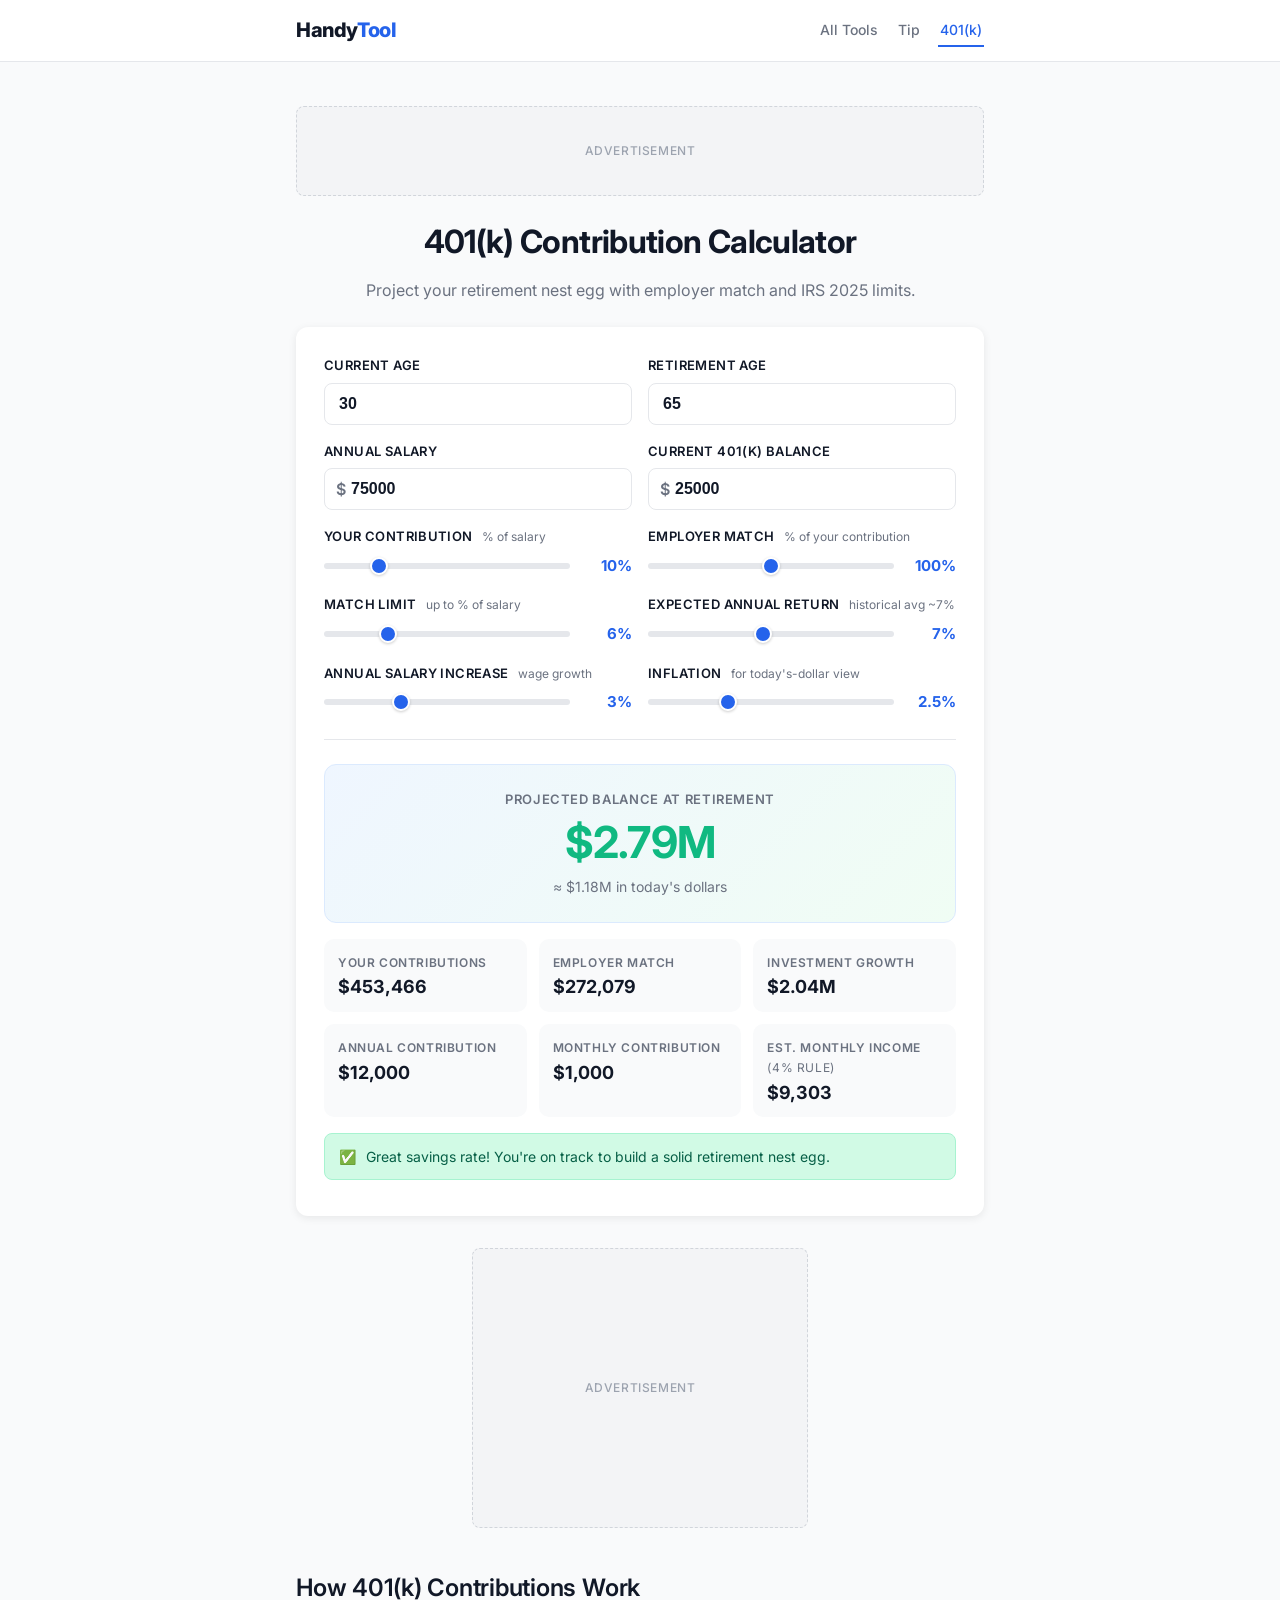
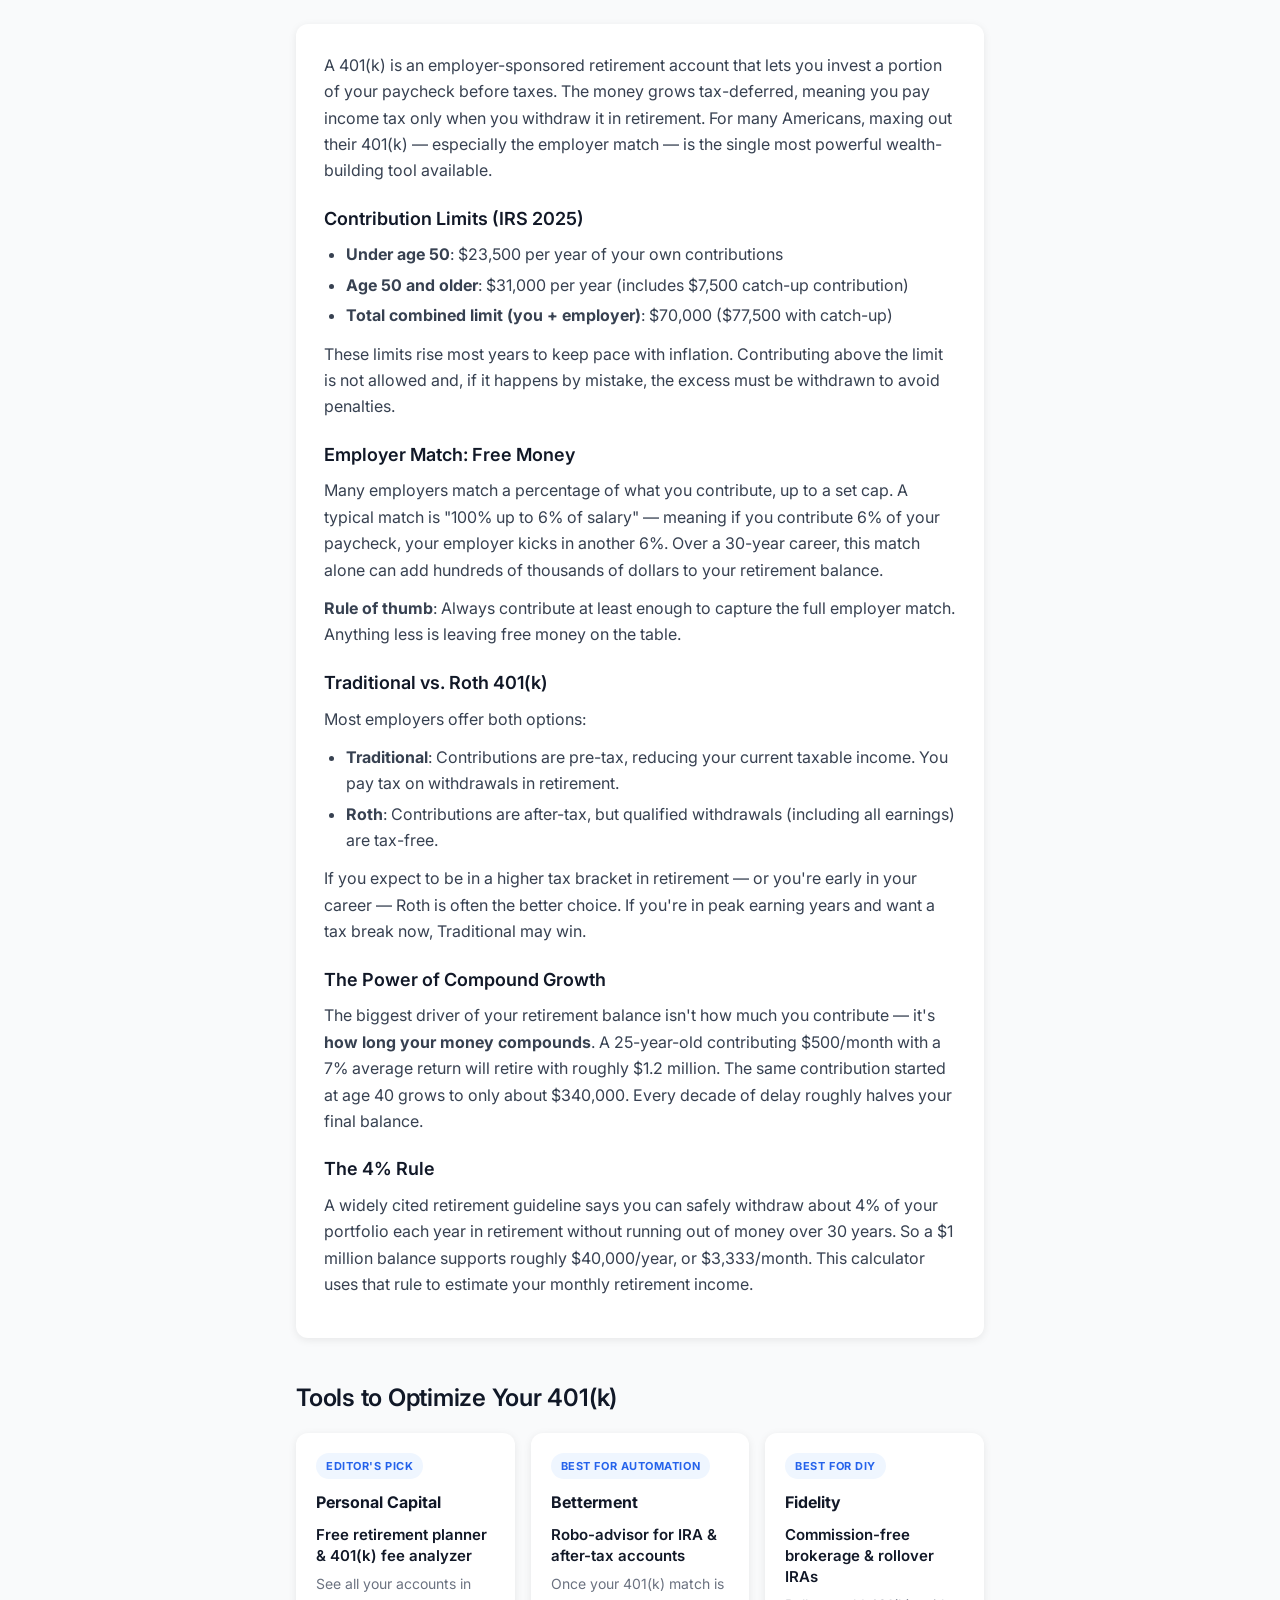
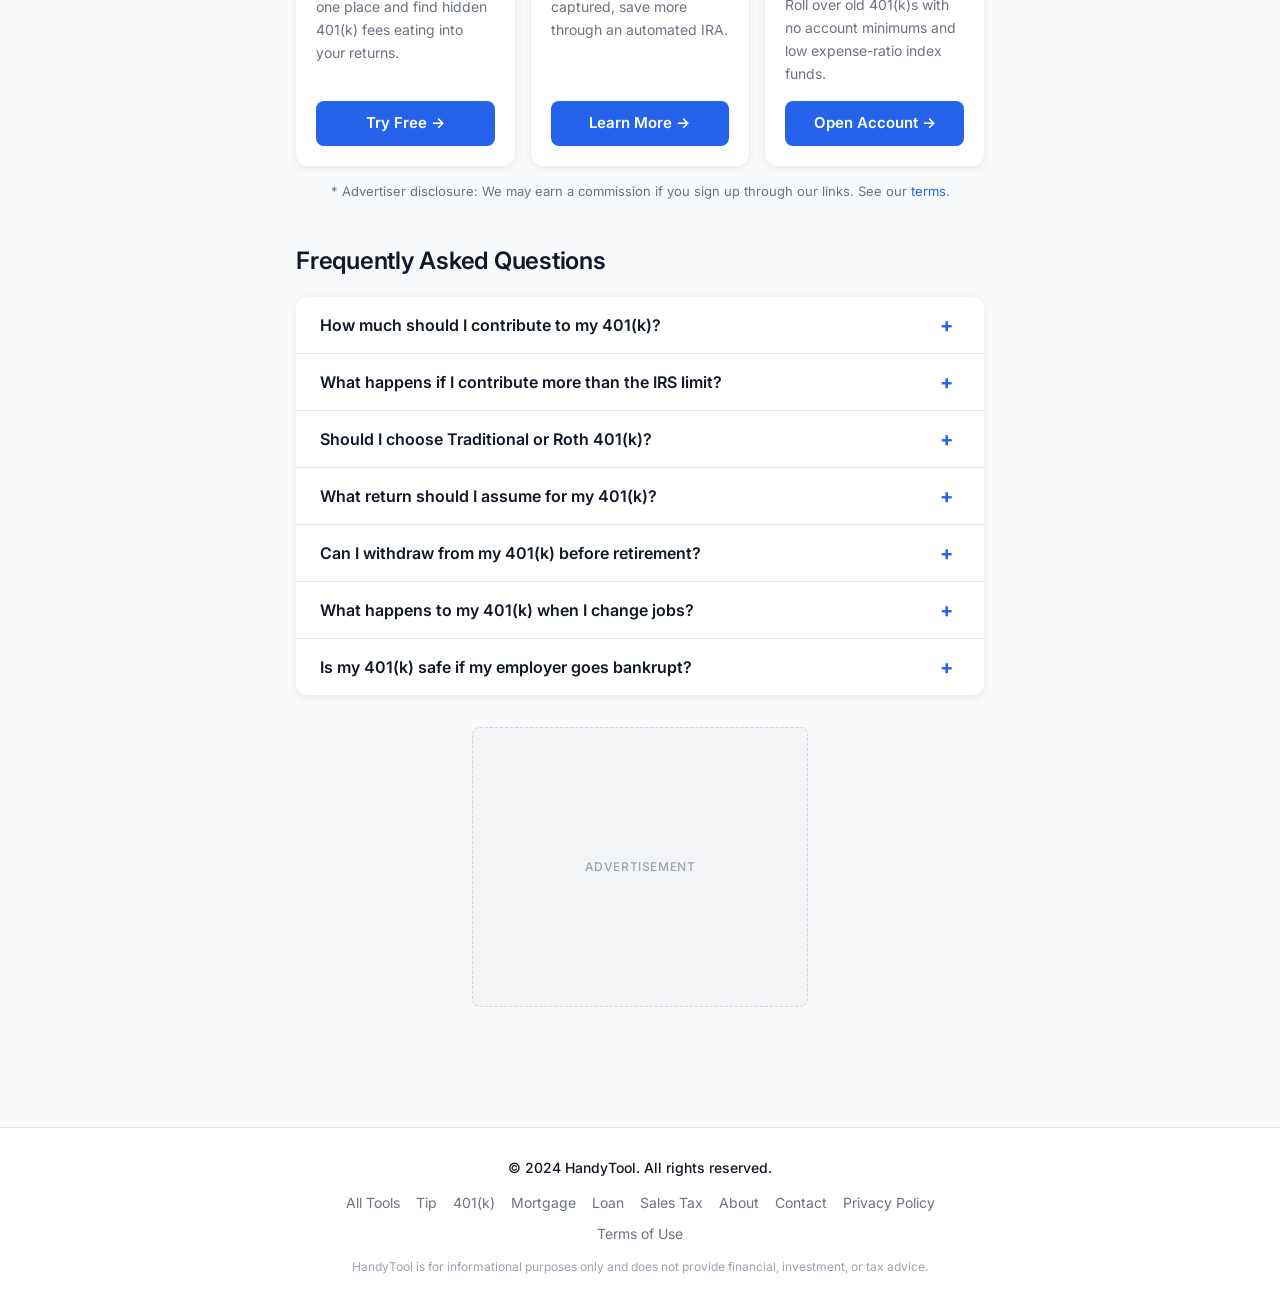
<file: 401k.html>
<!DOCTYPE html>
<html lang="en">
<head>
<meta charset="UTF-8">
<meta name="viewport" content="width=device-width, initial-scale=1.0">
<link rel="icon" type="image/svg+xml" href="/favicon.svg">
<title>401(k) Contribution Calculator — Project Your Retirement | HandyTool</title>
<meta name="description" content="Free 401(k) calculator. Estimate your retirement savings based on contributions, employer match, expected return, and IRS limits. Updated for 2025.">
<meta name="keywords" content="401k calculator, 401k contribution calculator, retirement calculator, employer match calculator, 401k projection, 401k growth calculator">
<link rel="canonical" href="https://gethandytool.com/401k.html">
<meta name="robots" content="index, follow">

<!-- Open Graph -->
<meta property="og:title" content="401(k) Contribution Calculator — Project Your Retirement | HandyTool">
<meta property="og:description" content="Estimate your retirement nest egg. Free 401(k) calculator with employer match, IRS 2025 limits, and 4% withdrawal rule.">
<meta property="og:type" content="website">
<meta property="og:url" content="https://gethandytool.com/401k.html">
<meta property="og:site_name" content="HandyTool">

<!-- Twitter -->
<meta name="twitter:card" content="summary_large_image">
<meta name="twitter:title" content="401(k) Contribution Calculator | HandyTool">
<meta name="twitter:description" content="Free retirement calculator with employer match and IRS 2025 limits.">

<!-- Schema.org -->
<script type="application/ld+json">
{
  "@context": "https://schema.org",
  "@type": "WebApplication",
  "name": "HandyTool 401(k) Calculator",
  "url": "https://gethandytool.com/401k.html",
  "description": "Free 401(k) contribution calculator with employer match, IRS limits, and retirement projections",
  "applicationCategory": "FinanceApplication",
  "operatingSystem": "All",
  "offers": { "@type": "Offer", "price": "0", "priceCurrency": "USD" },
  "publisher": {
    "@type": "Organization",
    "name": "HandyTool",
    "url": "https://gethandytool.com/"
  }
}
</script>

<!-- Fonts -->
<link rel="preconnect" href="https://fonts.googleapis.com">
<link rel="preconnect" href="https://fonts.gstatic.com" crossorigin>
<link href="https://fonts.googleapis.com/css2?family=Inter:wght@400;500;600;700;800&display=swap" rel="stylesheet">
<link rel="stylesheet" href="page.css">

<!-- Google tag (gtag.js) -->
<script async src="https://www.googletagmanager.com/gtag/js?id=G-HFT1427Z23"></script>
<script>
  window.dataLayer = window.dataLayer || [];
  function gtag(){dataLayer.push(arguments);}
  gtag('js', new Date());
  gtag('config', 'G-HFT1427Z23');
</script>

<!-- Google AdSense -->
<script async src="https://pagead2.googlesyndication.com/pagead/js/adsbygoogle.js?client=ca-pub-7164402025911671" crossorigin="anonymous"></script>

<style>
  /* ---------- 401k CALCULATOR SPECIFIC ---------- */
  .hero-title {
    font-size: 2rem;
    font-weight: 700;
    text-align: center;
    margin-bottom: 8px;
    letter-spacing: -0.02em;
  }
  .hero-sub {
    text-align: center;
    color: #6B7280;
    margin-bottom: 24px;
    font-size: 1rem;
  }
  @media (max-width: 480px) {
    .hero-title { font-size: 1.625rem; }
  }

  .calc-card {
    background: #FFFFFF;
    border-radius: 12px;
    box-shadow: 0 2px 8px rgba(0,0,0,0.08);
    padding: 28px;
  }
  @media (max-width: 480px) {
    .calc-card { padding: 18px; }
  }

  .input-grid {
    display: grid;
    grid-template-columns: 1fr;
    gap: 16px;
  }
  @media (min-width: 540px) {
    .input-grid { grid-template-columns: 1fr 1fr; }
  }

  .field-group { display: block; }
  .field-label {
    display: block;
    font-size: 0.8125rem;
    font-weight: 600;
    color: #111827;
    margin-bottom: 6px;
    text-transform: uppercase;
    letter-spacing: 0.03em;
  }
  .field-label .hint {
    font-weight: 400;
    color: #6B7280;
    margin-left: 6px;
    font-size: 0.75rem;
    text-transform: none;
    letter-spacing: 0;
  }

  .input-wrap { position: relative; }
  .input-wrap.dollar::before,
  .input-wrap.percent::after {
    position: absolute;
    top: 50%;
    transform: translateY(-50%);
    color: #6B7280;
    font-weight: 600;
    pointer-events: none;
  }
  .input-wrap.dollar::before { content: "$"; left: 12px; }
  .input-wrap.percent::after { content: "%"; right: 14px; }

  .num-input {
    width: 100%;
    padding: 11px 14px;
    font-size: 1rem;
    font-weight: 600;
    border: 1.5px solid #E5E7EB;
    border-radius: 8px;
    color: #111827;
    background: #FFFFFF;
    transition: border-color 0.2s;
  }
  .input-wrap.dollar .num-input { padding-left: 26px; }
  .input-wrap.percent .num-input { padding-right: 30px; }
  .num-input:focus {
    outline: none;
    border-color: #2563EB;
    box-shadow: 0 0 0 3px rgba(37,99,235,0.12);
  }

  .slider-group { display: block; }
  .slider-row {
    display: flex;
    align-items: center;
    gap: 10px;
  }
  .slider {
    flex: 1;
    -webkit-appearance: none;
    appearance: none;
    height: 6px;
    background: #E5E7EB;
    border-radius: 3px;
    outline: none;
  }
  .slider::-webkit-slider-thumb {
    -webkit-appearance: none;
    appearance: none;
    width: 18px;
    height: 18px;
    border-radius: 50%;
    background: #2563EB;
    cursor: pointer;
    border: 2px solid #FFFFFF;
    box-shadow: 0 1px 3px rgba(0,0,0,0.2);
  }
  .slider::-moz-range-thumb {
    width: 18px;
    height: 18px;
    border-radius: 50%;
    background: #2563EB;
    cursor: pointer;
    border: 2px solid #FFFFFF;
  }
  .slider-value {
    min-width: 52px;
    text-align: right;
    font-weight: 700;
    color: #2563EB;
    font-size: 0.9375rem;
  }

  /* Results */
  .results-401k {
    margin-top: 24px;
    padding-top: 24px;
    border-top: 1px solid #E5E7EB;
  }
  .primary-result {
    background: linear-gradient(135deg, #EFF6FF 0%, #F0FDF4 100%);
    border: 1px solid #DBEAFE;
    border-radius: 12px;
    padding: 24px;
    margin-bottom: 16px;
    text-align: center;
  }
  .primary-result .label {
    font-size: 0.8125rem;
    color: #6B7280;
    font-weight: 600;
    text-transform: uppercase;
    letter-spacing: 0.05em;
    margin-bottom: 8px;
  }
  .primary-result .amount {
    font-size: 2.75rem;
    font-weight: 700;
    color: #10B981;
    line-height: 1.1;
    letter-spacing: -0.02em;
  }
  @media (max-width: 480px) {
    .primary-result .amount { font-size: 2rem; }
  }
  .primary-result .sub {
    margin-top: 8px;
    font-size: 0.875rem;
    color: #6B7280;
  }

  .secondary-results {
    display: grid;
    grid-template-columns: 1fr 1fr;
    gap: 12px;
  }
  @media (min-width: 640px) {
    .secondary-results { grid-template-columns: repeat(3, 1fr); }
  }
  .result-tile {
    background: #F9FAFB;
    padding: 14px;
    border-radius: 10px;
  }
  .result-tile .label {
    font-size: 0.75rem;
    color: #6B7280;
    font-weight: 600;
    text-transform: uppercase;
    letter-spacing: 0.05em;
    margin-bottom: 4px;
  }
  .result-tile .value {
    font-size: 1.125rem;
    font-weight: 700;
    color: #111827;
    line-height: 1.2;
  }

  .alerts { margin-top: 16px; }
  .alert {
    padding: 12px 14px;
    border-radius: 8px;
    font-size: 0.875rem;
    margin-bottom: 8px;
    display: flex;
    align-items: flex-start;
    gap: 10px;
    line-height: 1.5;
  }
  .alert-warning {
    background: #FEF3C7;
    color: #92400E;
    border: 1px solid #FDE68A;
  }
  .alert-info {
    background: #DBEAFE;
    color: #1E40AF;
    border: 1px solid #BFDBFE;
  }
  .alert-success {
    background: #D1FAE5;
    color: #065F46;
    border: 1px solid #A7F3D0;
  }

  /* Ad placeholders */
  .ad-banner-top,
  .ad-rect-middle,
  .ad-rect-bottom {
    background: #F3F4F6;
    border: 1px dashed #D1D5DB;
    color: #9CA3AF;
    text-align: center;
    font-size: 0.75rem;
    font-weight: 500;
    letter-spacing: 0.05em;
    text-transform: uppercase;
    display: flex;
    align-items: center;
    justify-content: center;
    border-radius: 8px;
    margin: 20px auto;
    width: 100%;
  }
  .ad-banner-top { min-height: 90px; max-width: 728px; }
  @media (max-width: 600px) { .ad-banner-top { min-height: 50px; max-width: 320px; } }
  .ad-rect-middle, .ad-rect-bottom {
    min-height: 280px; max-width: 336px; margin: 32px auto;
  }

  .section-title {
    font-size: 1.5rem;
    font-weight: 600;
    color: #111827;
    margin: 40px 0 16px;
    letter-spacing: -0.01em;
  }

  /* Content */
  .content-block {
    background: #FFFFFF;
    border-radius: 12px;
    box-shadow: 0 2px 8px rgba(0,0,0,0.08);
    padding: 28px;
  }
  @media (max-width: 480px) { .content-block { padding: 20px; } }
  .content-block h2 {
    font-size: 1.5rem; font-weight: 600;
    margin-bottom: 12px; letter-spacing: -0.01em;
  }
  .content-block h3 {
    font-size: 1.125rem; font-weight: 600;
    margin: 20px 0 8px; color: #111827;
  }
  .content-block p { margin-bottom: 12px; color: #374151; }
  .content-block ul { margin: 0 0 12px 22px; color: #374151; }
  .content-block li { margin-bottom: 4px; }

  /* Affiliate */
  .aff-grid {
    display: grid;
    grid-template-columns: 1fr;
    gap: 16px;
  }
  @media (min-width: 640px) { .aff-grid { grid-template-columns: repeat(3, 1fr); } }
  .aff-card {
    background: #FFFFFF;
    border-radius: 12px;
    box-shadow: 0 2px 8px rgba(0,0,0,0.08);
    padding: 20px;
    display: flex;
    flex-direction: column;
  }
  .aff-badge {
    display: inline-block;
    background: #EFF6FF;
    color: #2563EB;
    font-size: 0.6875rem;
    font-weight: 700;
    padding: 4px 10px;
    border-radius: 999px;
    text-transform: uppercase;
    letter-spacing: 0.05em;
    margin-bottom: 10px;
    align-self: flex-start;
  }
  .aff-name {
    font-size: 1rem; font-weight: 700;
    color: #111827; margin-bottom: 8px;
  }
  .aff-headline {
    font-size: 0.9375rem; color: #111827;
    font-weight: 600; margin-bottom: 6px; line-height: 1.4;
  }
  .aff-sub {
    font-size: 0.875rem; color: #6B7280;
    margin-bottom: 16px; flex-grow: 1;
  }
  .affiliate-btn {
    display: inline-block;
    background: #2563EB;
    color: #FFFFFF;
    text-align: center;
    padding: 10px 20px;
    border-radius: 8px;
    font-weight: 600;
    font-size: 0.9375rem;
    transition: background 0.2s, transform 0.1s;
  }
  .affiliate-btn:hover { background: #1D4ED8; text-decoration: none; color: #FFFFFF; }
  .affiliate-btn:active { transform: scale(0.98); }
  .aff-disclaimer {
    margin-top: 16px; font-size: 0.8125rem;
    color: #6B7280; text-align: center; line-height: 1.5;
  }

  /* FAQ */
  .faq-list {
    background: #FFFFFF;
    border-radius: 12px;
    box-shadow: 0 2px 8px rgba(0,0,0,0.08);
    overflow: hidden;
  }
  .faq-item { border-bottom: 1px solid #E5E7EB; }
  .faq-item:last-child { border-bottom: none; }
  .faq-q {
    width: 100%; padding: 18px 24px;
    text-align: left; background: #FFFFFF;
    font-size: 1rem; font-weight: 600;
    color: #111827; border: none; cursor: pointer;
    font-family: inherit;
    display: flex; justify-content: space-between;
    align-items: center; gap: 16px;
    transition: background 0.15s;
  }
  .faq-q:hover { background: #F9FAFB; }
  .faq-icon {
    flex-shrink: 0; width: 20px; height: 20px;
    color: #2563EB; font-weight: 700;
    font-size: 1.25rem; line-height: 1;
    transition: transform 0.2s;
  }
  .faq-item.open .faq-icon { transform: rotate(45deg); }
  .faq-a { max-height: 0; overflow: hidden; transition: max-height 0.3s ease; color: #374151; }
  .faq-a-inner { padding: 0 24px 18px; }
  .faq-item.open .faq-a { max-height: 500px; }

  main { padding: 24px 0 48px; }
  section { margin-bottom: 24px; }
</style>
</head>
<body>

<header class="site-header">
  <div class="container">
    <a href="/" class="logo">Handy<span>Tool</span></a>
    <nav class="tool-nav" aria-label="Calculators">
      <a href="tools.html">All Tools</a>
      <a href="/">Tip</a>
      <a href="401k.html" class="active">401(k)</a>
    </nav>
  </div>
</header>

<main>
  <div class="container">

    <!-- Google AdSense: top banner -->
    <div class="ad-banner-top" aria-label="Advertisement">Advertisement</div>

    <!-- CALCULATOR -->
    <section aria-labelledby="calc-title">
      <h1 id="calc-title" class="hero-title">401(k) Contribution Calculator</h1>
      <p class="hero-sub">Project your retirement nest egg with employer match and IRS 2025 limits.</p>

      <div class="calc-card">
        <div class="input-grid">
          <!-- Current Age -->
          <div class="field-group">
            <label class="field-label" for="age">Current Age</label>
            <div class="input-wrap"><input type="number" id="age" class="num-input" value="30" min="18" max="75" inputmode="numeric"></div>
          </div>
          <!-- Retirement Age -->
          <div class="field-group">
            <label class="field-label" for="retAge">Retirement Age</label>
            <div class="input-wrap"><input type="number" id="retAge" class="num-input" value="65" min="40" max="90" inputmode="numeric"></div>
          </div>
          <!-- Salary -->
          <div class="field-group">
            <label class="field-label" for="salary">Annual Salary</label>
            <div class="input-wrap dollar"><input type="number" id="salary" class="num-input" value="75000" min="0" step="1000" inputmode="numeric"></div>
          </div>
          <!-- Current Balance -->
          <div class="field-group">
            <label class="field-label" for="balance">Current 401(k) Balance</label>
            <div class="input-wrap dollar"><input type="number" id="balance" class="num-input" value="25000" min="0" step="1000" inputmode="numeric"></div>
          </div>
          <!-- Your Contribution % -->
          <div class="slider-group">
            <label class="field-label">Your Contribution <span class="hint">% of salary</span></label>
            <div class="slider-row">
              <input type="range" id="myPct" class="slider" min="0" max="50" step="0.5" value="10">
              <div class="slider-value" id="myPctVal">10%</div>
            </div>
          </div>
          <!-- Employer Match % -->
          <div class="slider-group">
            <label class="field-label">Employer Match <span class="hint">% of your contribution</span></label>
            <div class="slider-row">
              <input type="range" id="matchPct" class="slider" min="0" max="200" step="5" value="100">
              <div class="slider-value" id="matchPctVal">100%</div>
            </div>
          </div>
          <!-- Match Limit % -->
          <div class="slider-group">
            <label class="field-label">Match Limit <span class="hint">up to % of salary</span></label>
            <div class="slider-row">
              <input type="range" id="matchCap" class="slider" min="0" max="25" step="0.5" value="6">
              <div class="slider-value" id="matchCapVal">6%</div>
            </div>
          </div>
          <!-- Expected Return -->
          <div class="slider-group">
            <label class="field-label">Expected Annual Return <span class="hint">historical avg ~7%</span></label>
            <div class="slider-row">
              <input type="range" id="returnPct" class="slider" min="0" max="15" step="0.25" value="7">
              <div class="slider-value" id="returnPctVal">7%</div>
            </div>
          </div>
          <!-- Salary Growth -->
          <div class="slider-group">
            <label class="field-label">Annual Salary Increase <span class="hint">wage growth</span></label>
            <div class="slider-row">
              <input type="range" id="salaryGrowth" class="slider" min="0" max="10" step="0.25" value="3">
              <div class="slider-value" id="salaryGrowthVal">3%</div>
            </div>
          </div>
          <!-- Inflation -->
          <div class="slider-group">
            <label class="field-label">Inflation <span class="hint">for today's-dollar view</span></label>
            <div class="slider-row">
              <input type="range" id="inflation" class="slider" min="0" max="8" step="0.25" value="2.5">
              <div class="slider-value" id="inflationVal">2.5%</div>
            </div>
          </div>
        </div>

        <!-- RESULTS -->
        <div class="results-401k" aria-live="polite">
          <div class="primary-result">
            <div class="label">Projected Balance at Retirement</div>
            <div class="amount" id="outFinal">$0</div>
            <div class="sub" id="outFinalToday">≈ $0 in today's dollars</div>
          </div>
          <div class="secondary-results">
            <div class="result-tile">
              <div class="label">Your Contributions</div>
              <div class="value" id="outMy">$0</div>
            </div>
            <div class="result-tile">
              <div class="label">Employer Match</div>
              <div class="value" id="outEmp">$0</div>
            </div>
            <div class="result-tile">
              <div class="label">Investment Growth</div>
              <div class="value" id="outGrowth">$0</div>
            </div>
            <div class="result-tile">
              <div class="label">Annual Contribution</div>
              <div class="value" id="outAnnual">$0</div>
            </div>
            <div class="result-tile">
              <div class="label">Monthly Contribution</div>
              <div class="value" id="outMonthly">$0</div>
            </div>
            <div class="result-tile">
              <div class="label">Est. Monthly Income <span style="font-weight:400;color:#6B7280;">(4% rule)</span></div>
              <div class="value" id="outIncome">$0</div>
            </div>
          </div>
          <div class="alerts" id="alerts"></div>
        </div>
      </div>
    </section>

    <!-- Google AdSense: in-feed -->
    <div class="ad-rect-middle" aria-label="Advertisement">Advertisement</div>

    <!-- HOW IT WORKS -->
    <section aria-labelledby="how-title">
      <h2 id="how-title" class="section-title">How 401(k) Contributions Work</h2>
      <div class="content-block">
        <p>A 401(k) is an employer-sponsored retirement account that lets you invest a portion of your paycheck before taxes. The money grows tax-deferred, meaning you pay income tax only when you withdraw it in retirement. For many Americans, maxing out their 401(k) — especially the employer match — is the single most powerful wealth-building tool available.</p>

        <h3>Contribution Limits (IRS 2025)</h3>
        <ul>
          <li><strong>Under age 50</strong>: $23,500 per year of your own contributions</li>
          <li><strong>Age 50 and older</strong>: $31,000 per year (includes $7,500 catch-up contribution)</li>
          <li><strong>Total combined limit (you + employer)</strong>: $70,000 ($77,500 with catch-up)</li>
        </ul>
        <p>These limits rise most years to keep pace with inflation. Contributing above the limit is not allowed and, if it happens by mistake, the excess must be withdrawn to avoid penalties.</p>

        <h3>Employer Match: Free Money</h3>
        <p>Many employers match a percentage of what you contribute, up to a set cap. A typical match is "100% up to 6% of salary" — meaning if you contribute 6% of your paycheck, your employer kicks in another 6%. Over a 30-year career, this match alone can add hundreds of thousands of dollars to your retirement balance.</p>
        <p><strong>Rule of thumb</strong>: Always contribute at least enough to capture the full employer match. Anything less is leaving free money on the table.</p>

        <h3>Traditional vs. Roth 401(k)</h3>
        <p>Most employers offer both options:</p>
        <ul>
          <li><strong>Traditional</strong>: Contributions are pre-tax, reducing your current taxable income. You pay tax on withdrawals in retirement.</li>
          <li><strong>Roth</strong>: Contributions are after-tax, but qualified withdrawals (including all earnings) are tax-free.</li>
        </ul>
        <p>If you expect to be in a higher tax bracket in retirement — or you're early in your career — Roth is often the better choice. If you're in peak earning years and want a tax break now, Traditional may win.</p>

        <h3>The Power of Compound Growth</h3>
        <p>The biggest driver of your retirement balance isn't how much you contribute — it's <strong>how long your money compounds</strong>. A 25-year-old contributing $500/month with a 7% average return will retire with roughly $1.2 million. The same contribution started at age 40 grows to only about $340,000. Every decade of delay roughly halves your final balance.</p>

        <h3>The 4% Rule</h3>
        <p>A widely cited retirement guideline says you can safely withdraw about 4% of your portfolio each year in retirement without running out of money over 30 years. So a $1 million balance supports roughly $40,000/year, or $3,333/month. This calculator uses that rule to estimate your monthly retirement income.</p>
      </div>
    </section>

    <!-- AFFILIATE -->
    <section aria-labelledby="aff-title">
      <h2 id="aff-title" class="section-title">Tools to Optimize Your 401(k)</h2>
      <div class="aff-grid">

        <div class="aff-card">
          <span class="aff-badge">Editor's Pick</span>
          <div class="aff-name">Personal Capital</div>
          <div class="aff-headline">Free retirement planner &amp; 401(k) fee analyzer</div>
          <div class="aff-sub">See all your accounts in one place and find hidden 401(k) fees eating into your returns.</div>
          <a href="#" class="affiliate-btn" rel="sponsored nofollow noopener">Try Free →</a>
        </div>

        <div class="aff-card">
          <span class="aff-badge">Best for Automation</span>
          <div class="aff-name">Betterment</div>
          <div class="aff-headline">Robo-advisor for IRA &amp; after-tax accounts</div>
          <div class="aff-sub">Once your 401(k) match is captured, save more through an automated IRA.</div>
          <a href="#" class="affiliate-btn" rel="sponsored nofollow noopener">Learn More →</a>
        </div>

        <div class="aff-card">
          <span class="aff-badge">Best for DIY</span>
          <div class="aff-name">Fidelity</div>
          <div class="aff-headline">Commission-free brokerage &amp; rollover IRAs</div>
          <div class="aff-sub">Roll over old 401(k)s with no account minimums and low expense-ratio index funds.</div>
          <a href="#" class="affiliate-btn" rel="sponsored nofollow noopener">Open Account →</a>
        </div>

      </div>
      <p class="aff-disclaimer">* Advertiser disclosure: We may earn a commission if you sign up through our links. See our <a href="terms.html">terms</a>.</p>
    </section>

    <!-- FAQ -->
    <section aria-labelledby="faq-title">
      <h2 id="faq-title" class="section-title">Frequently Asked Questions</h2>
      <div class="faq-list" id="faqList">

        <div class="faq-item">
          <button class="faq-q" type="button" aria-expanded="false">
            <span>How much should I contribute to my 401(k)?</span>
            <span class="faq-icon">+</span>
          </button>
          <div class="faq-a"><div class="faq-a-inner">
            <p>At minimum, contribute enough to get the full employer match — this is immediate 50–100% return on your money. Beyond that, financial planners commonly recommend 10–15% of your gross salary for retirement. If you start late, you may need to save 20%+ to catch up.</p>
          </div></div>
        </div>

        <div class="faq-item">
          <button class="faq-q" type="button" aria-expanded="false">
            <span>What happens if I contribute more than the IRS limit?</span>
            <span class="faq-icon">+</span>
          </button>
          <div class="faq-a"><div class="faq-a-inner">
            <p>Excess contributions are taxable in the year you made them and again when withdrawn — essentially double-taxed. Most payroll systems stop contributions automatically once you hit the limit, but if you change jobs mid-year, track the combined total across employers to avoid going over.</p>
          </div></div>
        </div>

        <div class="faq-item">
          <button class="faq-q" type="button" aria-expanded="false">
            <span>Should I choose Traditional or Roth 401(k)?</span>
            <span class="faq-icon">+</span>
          </button>
          <div class="faq-a"><div class="faq-a-inner">
            <p>If you're early in your career and expect higher income later, Roth is usually better — you lock in today's lower tax rate. If you're near peak earnings and want a deduction now, Traditional wins. Many experts recommend splitting contributions between both for tax diversification.</p>
          </div></div>
        </div>

        <div class="faq-item">
          <button class="faq-q" type="button" aria-expanded="false">
            <span>What return should I assume for my 401(k)?</span>
            <span class="faq-icon">+</span>
          </button>
          <div class="faq-a"><div class="faq-a-inner">
            <p>The S&amp;P 500 has averaged about 10% annualized over the past century, roughly 7% after inflation. For conservative planning, use 6–7%. For aggressive assumptions, 8–9%. Remember: past performance doesn't guarantee future results, and fees can drag returns by 0.5–1.5% per year.</p>
          </div></div>
        </div>

        <div class="faq-item">
          <button class="faq-q" type="button" aria-expanded="false">
            <span>Can I withdraw from my 401(k) before retirement?</span>
            <span class="faq-icon">+</span>
          </button>
          <div class="faq-a"><div class="faq-a-inner">
            <p>Withdrawals before age 59½ typically incur a 10% early-withdrawal penalty plus ordinary income tax. Exceptions exist for certain hardships, medical expenses, first-time home purchases (up to $10,000), and periodic payments under IRS Rule 72(t). 401(k) loans are also available at some employers — you pay yourself back with interest, but the loan must be repaid quickly if you leave the job.</p>
          </div></div>
        </div>

        <div class="faq-item">
          <button class="faq-q" type="button" aria-expanded="false">
            <span>What happens to my 401(k) when I change jobs?</span>
            <span class="faq-icon">+</span>
          </button>
          <div class="faq-a"><div class="faq-a-inner">
            <p>You have four options: leave it with the former employer, roll it into your new employer's 401(k), roll it into an IRA, or cash out (not recommended — you'll pay taxes and penalties). Rolling to an IRA usually gives the widest investment choice and lowest fees. Direct rollovers avoid withholding and simplify paperwork.</p>
          </div></div>
        </div>

        <div class="faq-item">
          <button class="faq-q" type="button" aria-expanded="false">
            <span>Is my 401(k) safe if my employer goes bankrupt?</span>
            <span class="faq-icon">+</span>
          </button>
          <div class="faq-a"><div class="faq-a-inner">
            <p>Yes. 401(k) assets are held in trust by a separate custodian and are legally protected from your employer's creditors under ERISA. The exception is if the plan itself held your employer's own stock and that stock crashed — diversification matters.</p>
          </div></div>
        </div>

      </div>
    </section>

    <!-- Google AdSense: bottom -->
    <div class="ad-rect-bottom" aria-label="Advertisement">Advertisement</div>

  </div>
</main>

<footer class="site-footer">
  <div class="container footer-inner">
    <div class="footer-copy">© 2024 HandyTool. All rights reserved.</div>
    <nav class="footer-links" aria-label="Footer">
      <a href="tools.html">All Tools</a>
      <a href="/">Tip</a>
      <a href="401k.html">401(k)</a>
      <a href="mortgage.html">Mortgage</a>
      <a href="loan.html">Loan</a>
      <a href="sales-tax.html">Sales Tax</a>
      <a href="about.html">About</a>
      <a href="contact.html">Contact</a>
      <a href="privacy.html">Privacy Policy</a>
      <a href="terms.html">Terms of Use</a>
    </nav>
    <div class="footer-disclaimer">HandyTool is for informational purposes only and does not provide financial, investment, or tax advice.</div>
  </div>
</footer>

<script>
(function() {
  'use strict';

  // ---------- IRS 2025 LIMITS ----------
  var IRS_LIMIT_UNDER_50 = 23500;
  var IRS_LIMIT_50_PLUS = 31000;

  // ---------- ELEMENTS ----------
  var inputs = {
    age: document.getElementById('age'),
    retAge: document.getElementById('retAge'),
    salary: document.getElementById('salary'),
    balance: document.getElementById('balance'),
    myPct: document.getElementById('myPct'),
    matchPct: document.getElementById('matchPct'),
    matchCap: document.getElementById('matchCap'),
    returnPct: document.getElementById('returnPct'),
    salaryGrowth: document.getElementById('salaryGrowth'),
    inflation: document.getElementById('inflation')
  };
  var vals = {
    myPct: document.getElementById('myPctVal'),
    matchPct: document.getElementById('matchPctVal'),
    matchCap: document.getElementById('matchCapVal'),
    returnPct: document.getElementById('returnPctVal'),
    salaryGrowth: document.getElementById('salaryGrowthVal'),
    inflation: document.getElementById('inflationVal')
  };
  var out = {
    final: document.getElementById('outFinal'),
    finalToday: document.getElementById('outFinalToday'),
    my: document.getElementById('outMy'),
    emp: document.getElementById('outEmp'),
    growth: document.getElementById('outGrowth'),
    annual: document.getElementById('outAnnual'),
    monthly: document.getElementById('outMonthly'),
    income: document.getElementById('outIncome'),
    alerts: document.getElementById('alerts')
  };

  // ---------- HELPERS ----------
  function money(n) {
    if (!isFinite(n) || n < 0) n = 0;
    if (n >= 1e9) return '$' + (n / 1e9).toFixed(2) + 'B';
    if (n >= 1e6) return '$' + (n / 1e6).toFixed(2) + 'M';
    return '$' + Math.round(n).toString().replace(/\B(?=(\d{3})+(?!\d))/g, ',');
  }
  function money2(n) {
    if (!isFinite(n) || n < 0) n = 0;
    return '$' + Math.round(n).toString().replace(/\B(?=(\d{3})+(?!\d))/g, ',');
  }
  function num(v, fallback) {
    var n = parseFloat(v);
    return isFinite(n) ? n : fallback;
  }

  // ---------- CALCULATE ----------
  function calculate() {
    var age = Math.max(18, Math.min(90, num(inputs.age.value, 30)));
    var retAge = Math.max(age + 1, Math.min(95, num(inputs.retAge.value, 65)));
    var salary = Math.max(0, num(inputs.salary.value, 0));
    var balance = Math.max(0, num(inputs.balance.value, 0));
    var myPct = num(inputs.myPct.value, 0) / 100;
    var matchPct = num(inputs.matchPct.value, 0) / 100;
    var matchCap = num(inputs.matchCap.value, 0) / 100;
    var returnPct = num(inputs.returnPct.value, 0) / 100;
    var salaryGrowth = num(inputs.salaryGrowth.value, 0) / 100;
    var inflation = num(inputs.inflation.value, 0) / 100;

    var years = retAge - age;
    if (years <= 0) {
      out.final.textContent = money(balance);
      out.finalToday.textContent = '≈ ' + money(balance) + " in today's dollars";
      out.my.textContent = '$0';
      out.emp.textContent = '$0';
      out.growth.textContent = '$0';
      out.annual.textContent = '$0';
      out.monthly.textContent = '$0';
      out.income.textContent = money(balance * 0.04 / 12);
      return;
    }

    var currentBalance = balance;
    var totalMy = 0;
    var totalEmp = 0;
    var currentSalary = salary;
    var hitLimitEver = false;
    var missingMatch = false;

    for (var y = 0; y < years; y++) {
      var thisAge = age + y;
      var irsLimit = (thisAge >= 50) ? IRS_LIMIT_50_PLUS : IRS_LIMIT_UNDER_50;

      var uncappedMyContrib = currentSalary * myPct;
      var myContrib = Math.min(uncappedMyContrib, irsLimit);
      if (uncappedMyContrib > irsLimit) hitLimitEver = true;

      // Employer match: match % of the lesser of (your contribution, salary * matchCap)
      var matchableSalary = currentSalary * matchCap;
      var matchableContrib = Math.min(myContrib, matchableSalary);
      var empContrib = matchableContrib * matchPct;

      // Warn if user isn't maxing out employer match (first year only)
      if (y === 0 && matchPct > 0 && matchCap > 0 && myPct < matchCap) missingMatch = true;

      totalMy += myContrib;
      totalEmp += empContrib;

      // Apply growth for the year (contributions made evenly, use end-of-year approximation)
      currentBalance = (currentBalance + myContrib + empContrib) * (1 + returnPct);

      currentSalary = currentSalary * (1 + salaryGrowth);
    }

    var finalBalance = currentBalance;
    var growth = finalBalance - balance - totalMy - totalEmp;
    var annualContribNow = salary * myPct;
    var annualEmpNow = Math.min(salary * myPct, salary * matchCap) * matchPct;
    var annualTotalNow = annualContribNow + annualEmpNow;
    var monthlyTotalNow = annualTotalNow / 12;
    var monthlyIncome = (finalBalance * 0.04) / 12;

    // Inflation-adjusted balance
    var todayBalance = finalBalance / Math.pow(1 + inflation, years);

    // Render
    out.final.textContent = money(finalBalance);
    out.finalToday.textContent = '≈ ' + money(todayBalance) + " in today's dollars";
    out.my.textContent = money(totalMy);
    out.emp.textContent = money(totalEmp);
    out.growth.textContent = money(growth);
    out.annual.textContent = money2(annualTotalNow);
    out.monthly.textContent = money2(monthlyTotalNow);
    out.income.textContent = money2(monthlyIncome);

    // Alerts
    var alertsHtml = '';
    if (missingMatch) {
      var gap = (matchCap - myPct) * 100;
      alertsHtml += '<div class="alert alert-warning">⚠️ <div><strong>You are missing free money.</strong> Your employer matches up to ' + (matchCap * 100).toFixed(1) + '% but you contribute only ' + (myPct * 100).toFixed(1) + '%. Bump up by ' + gap.toFixed(1) + ' points to capture the full match.</div></div>';
    }
    if (hitLimitEver) {
      alertsHtml += '<div class="alert alert-info">ℹ️ <div>Your contribution hits the IRS limit in some years. The calculator caps your annual amount at the legal maximum ($' + IRS_LIMIT_UNDER_50.toLocaleString() + ' under 50, $' + IRS_LIMIT_50_PLUS.toLocaleString() + ' age 50+). Consider additional IRA contributions to save more.</div></div>';
    }
    if (!missingMatch && !hitLimitEver && myPct >= 0.1) {
      alertsHtml += '<div class="alert alert-success">✅ <div>Great savings rate! You\'re on track to build a solid retirement nest egg.</div></div>';
    }
    out.alerts.innerHTML = alertsHtml;
  }

  // ---------- WIRING ----------
  Object.keys(inputs).forEach(function(k) {
    inputs[k].addEventListener('input', function() {
      if (vals[k]) {
        var suffix = (k === 'salary' || k === 'balance' || k === 'age' || k === 'retAge') ? '' : '%';
        vals[k].textContent = inputs[k].value + suffix;
      }
      calculate();
    });
  });

  // ---------- FAQ ----------
  var faqItems = document.querySelectorAll('.faq-item');
  faqItems.forEach(function(item) {
    var q = item.querySelector('.faq-q');
    q.addEventListener('click', function() {
      var isOpen = item.classList.contains('open');
      faqItems.forEach(function(i) {
        i.classList.remove('open');
        var btn = i.querySelector('.faq-q');
        if (btn) btn.setAttribute('aria-expanded', 'false');
      });
      if (!isOpen) {
        item.classList.add('open');
        q.setAttribute('aria-expanded', 'true');
      }
    });
  });

  calculate();
})();
</script>

</body>
</html>
</file>
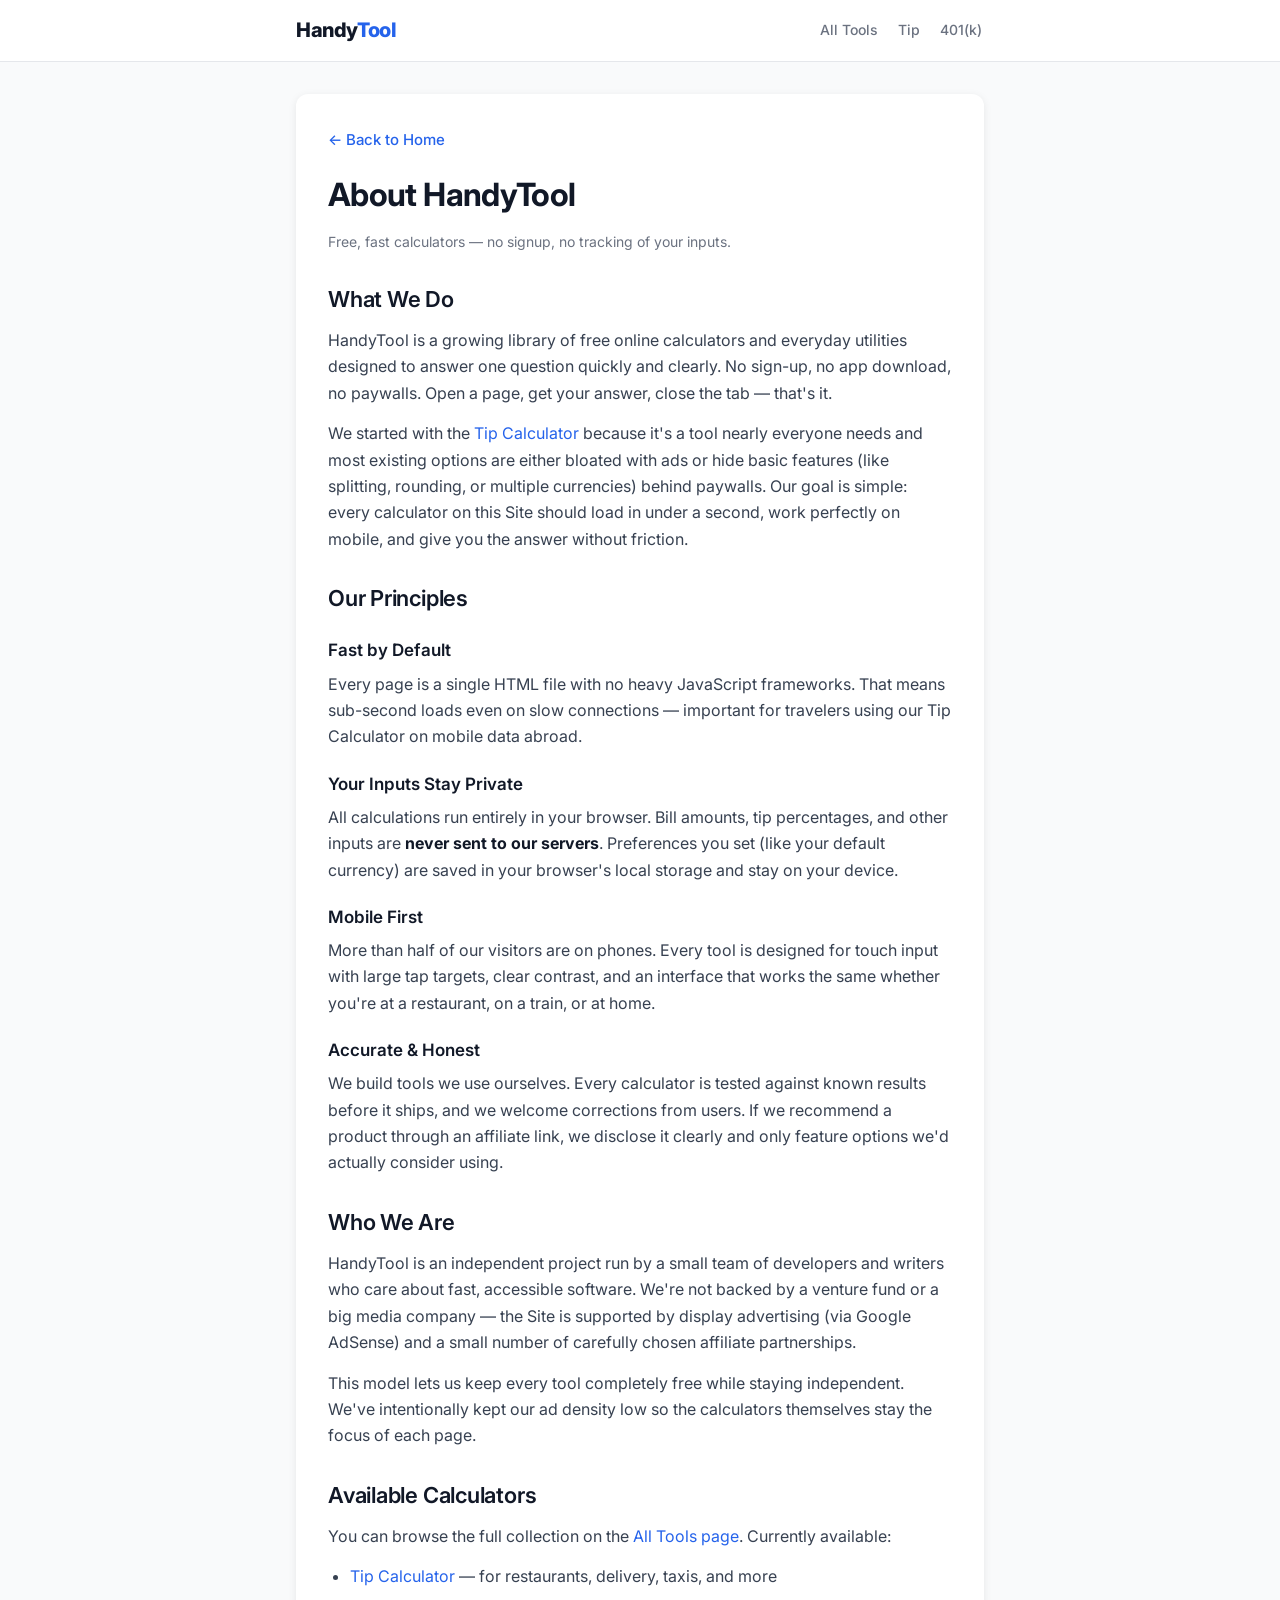
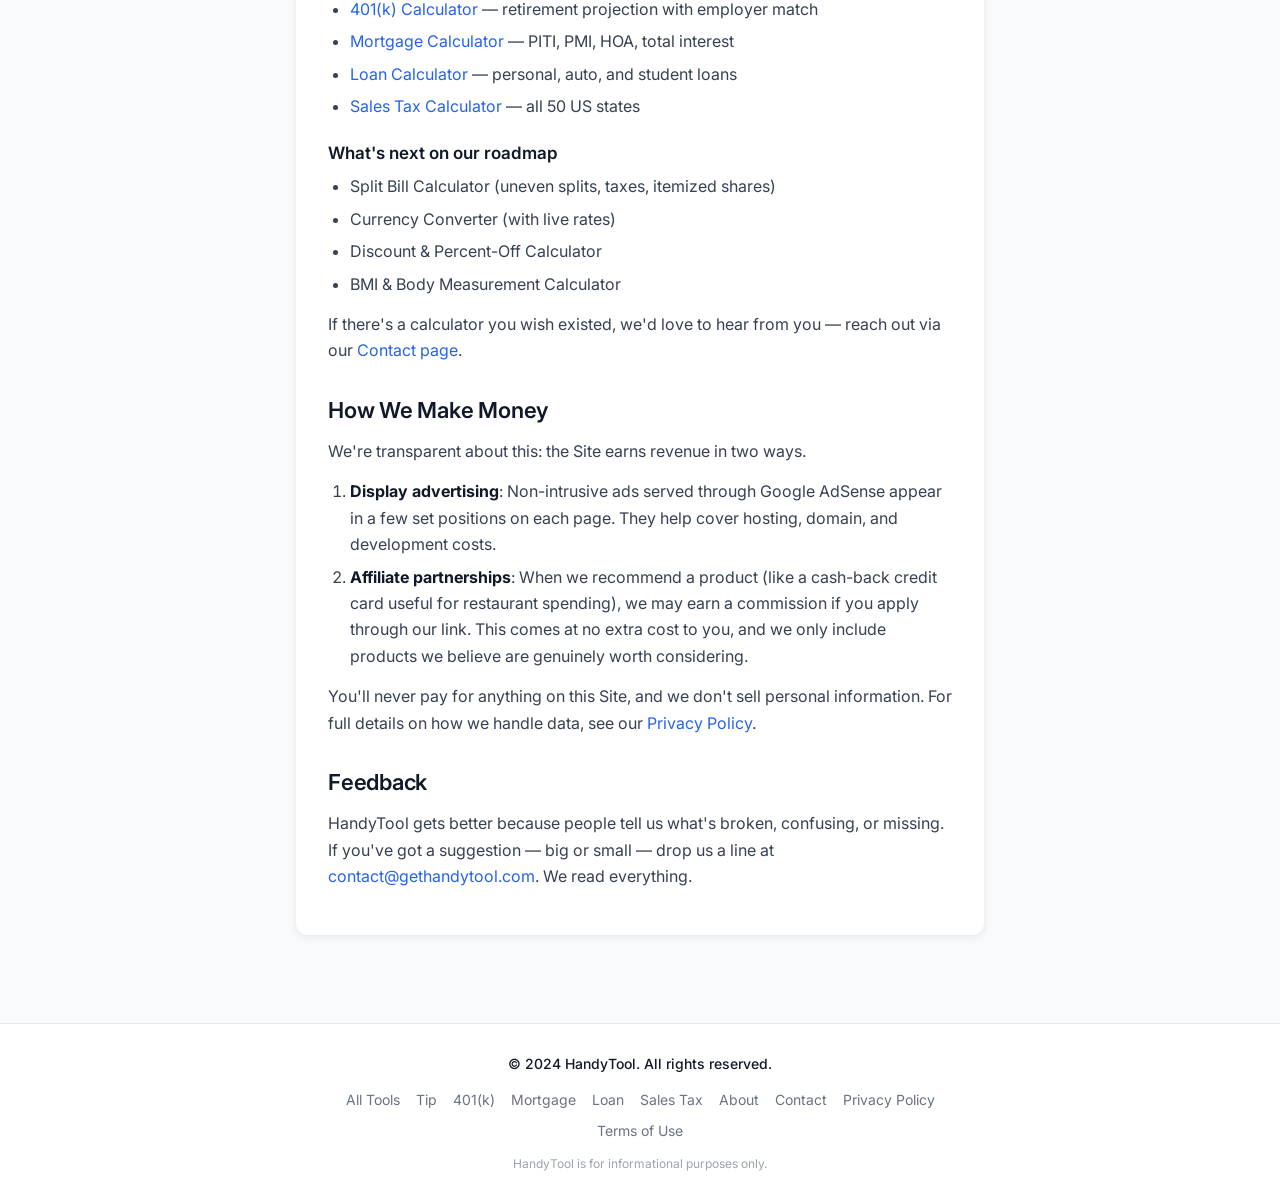
<file: about.html>
<!DOCTYPE html>
<html lang="en">
<head>
<meta charset="UTF-8">
<meta name="viewport" content="width=device-width, initial-scale=1.0">
<link rel="icon" type="image/svg+xml" href="/favicon.svg">
<title>About HandyTool | Free Online Calculators</title>
<meta name="description" content="Learn about HandyTool — a growing library of free, fast, privacy-friendly online calculators built to save you time on everyday math.">
<link rel="canonical" href="https://gethandytool.com/about.html">
<meta name="robots" content="index, follow">
<link rel="preconnect" href="https://fonts.googleapis.com">
<link rel="preconnect" href="https://fonts.gstatic.com" crossorigin>
<link href="https://fonts.googleapis.com/css2?family=Inter:wght@400;500;600;700;800&display=swap" rel="stylesheet">
<link rel="stylesheet" href="page.css">

<!-- Google tag (gtag.js) -->
<script async src="https://www.googletagmanager.com/gtag/js?id=G-HFT1427Z23"></script>
<script>
  window.dataLayer = window.dataLayer || [];
  function gtag(){dataLayer.push(arguments);}
  gtag('js', new Date());
  gtag('config', 'G-HFT1427Z23');
</script>

<!-- Google AdSense -->
<script async src="https://pagead2.googlesyndication.com/pagead/js/adsbygoogle.js?client=ca-pub-7164402025911671" crossorigin="anonymous"></script>
</head>
<body>

<header class="site-header">
  <div class="container">
    <a href="/" class="logo">Handy<span>Tool</span></a>
    <nav class="tool-nav" aria-label="Calculators">
      <a href="tools.html">All Tools</a>
      <a href="/">Tip</a>
      <a href="401k.html">401(k)</a>
    </nav>
  </div>
</header>

<main>
  <div class="container">
    <article class="article">
      <a href="/" class="back-home">← Back to Home</a>
      <h1>About HandyTool</h1>
      <p class="updated">Free, fast calculators — no signup, no tracking of your inputs.</p>

      <h2>What We Do</h2>
      <p>HandyTool is a growing library of free online calculators and everyday utilities designed to answer one question quickly and clearly. No sign-up, no app download, no paywalls. Open a page, get your answer, close the tab — that's it.</p>

      <p>We started with the <a href="/">Tip Calculator</a> because it's a tool nearly everyone needs and most existing options are either bloated with ads or hide basic features (like splitting, rounding, or multiple currencies) behind paywalls. Our goal is simple: every calculator on this Site should load in under a second, work perfectly on mobile, and give you the answer without friction.</p>

      <h2>Our Principles</h2>
      <h3>Fast by Default</h3>
      <p>Every page is a single HTML file with no heavy JavaScript frameworks. That means sub-second loads even on slow connections — important for travelers using our Tip Calculator on mobile data abroad.</p>

      <h3>Your Inputs Stay Private</h3>
      <p>All calculations run entirely in your browser. Bill amounts, tip percentages, and other inputs are <strong>never sent to our servers</strong>. Preferences you set (like your default currency) are saved in your browser's local storage and stay on your device.</p>

      <h3>Mobile First</h3>
      <p>More than half of our visitors are on phones. Every tool is designed for touch input with large tap targets, clear contrast, and an interface that works the same whether you're at a restaurant, on a train, or at home.</p>

      <h3>Accurate &amp; Honest</h3>
      <p>We build tools we use ourselves. Every calculator is tested against known results before it ships, and we welcome corrections from users. If we recommend a product through an affiliate link, we disclose it clearly and only feature options we'd actually consider using.</p>

      <h2>Who We Are</h2>
      <p>HandyTool is an independent project run by a small team of developers and writers who care about fast, accessible software. We're not backed by a venture fund or a big media company — the Site is supported by display advertising (via Google AdSense) and a small number of carefully chosen affiliate partnerships.</p>

      <p>This model lets us keep every tool completely free while staying independent. We've intentionally kept our ad density low so the calculators themselves stay the focus of each page.</p>

      <h2>Available Calculators</h2>
      <p>You can browse the full collection on the <a href="tools.html">All Tools page</a>. Currently available:</p>
      <ul>
        <li><a href="/">Tip Calculator</a> — for restaurants, delivery, taxis, and more</li>
        <li><a href="401k.html">401(k) Calculator</a> — retirement projection with employer match</li>
        <li><a href="mortgage.html">Mortgage Calculator</a> — PITI, PMI, HOA, total interest</li>
        <li><a href="loan.html">Loan Calculator</a> — personal, auto, and student loans</li>
        <li><a href="sales-tax.html">Sales Tax Calculator</a> — all 50 US states</li>
      </ul>
      <h3>What's next on our roadmap</h3>
      <ul>
        <li>Split Bill Calculator (uneven splits, taxes, itemized shares)</li>
        <li>Currency Converter (with live rates)</li>
        <li>Discount &amp; Percent-Off Calculator</li>
        <li>BMI &amp; Body Measurement Calculator</li>
      </ul>
      <p>If there's a calculator you wish existed, we'd love to hear from you — reach out via our <a href="contact.html">Contact page</a>.</p>

      <h2>How We Make Money</h2>
      <p>We're transparent about this: the Site earns revenue in two ways.</p>
      <ol>
        <li><strong>Display advertising</strong>: Non-intrusive ads served through Google AdSense appear in a few set positions on each page. They help cover hosting, domain, and development costs.</li>
        <li><strong>Affiliate partnerships</strong>: When we recommend a product (like a cash-back credit card useful for restaurant spending), we may earn a commission if you apply through our link. This comes at no extra cost to you, and we only include products we believe are genuinely worth considering.</li>
      </ol>
      <p>You'll never pay for anything on this Site, and we don't sell personal information. For full details on how we handle data, see our <a href="privacy.html">Privacy Policy</a>.</p>

      <h2>Feedback</h2>
      <p>HandyTool gets better because people tell us what's broken, confusing, or missing. If you've got a suggestion — big or small — drop us a line at <a href="mailto:contact@gethandytool.com">contact@gethandytool.com</a>. We read everything.</p>
    </article>
  </div>
</main>

<footer class="site-footer">
  <div class="container footer-inner">
    <div class="footer-copy">© 2024 HandyTool. All rights reserved.</div>
    <nav class="footer-links" aria-label="Footer">
      <a href="tools.html">All Tools</a>
      <a href="/">Tip</a>
      <a href="401k.html">401(k)</a>
      <a href="mortgage.html">Mortgage</a>
      <a href="loan.html">Loan</a>
      <a href="sales-tax.html">Sales Tax</a>
      <a href="about.html">About</a>
      <a href="contact.html">Contact</a>
      <a href="privacy.html">Privacy Policy</a>
      <a href="terms.html">Terms of Use</a>
    </nav>
    <div class="footer-disclaimer">HandyTool is for informational purposes only.</div>
  </div>
</footer>

</body>
</html>
</file>
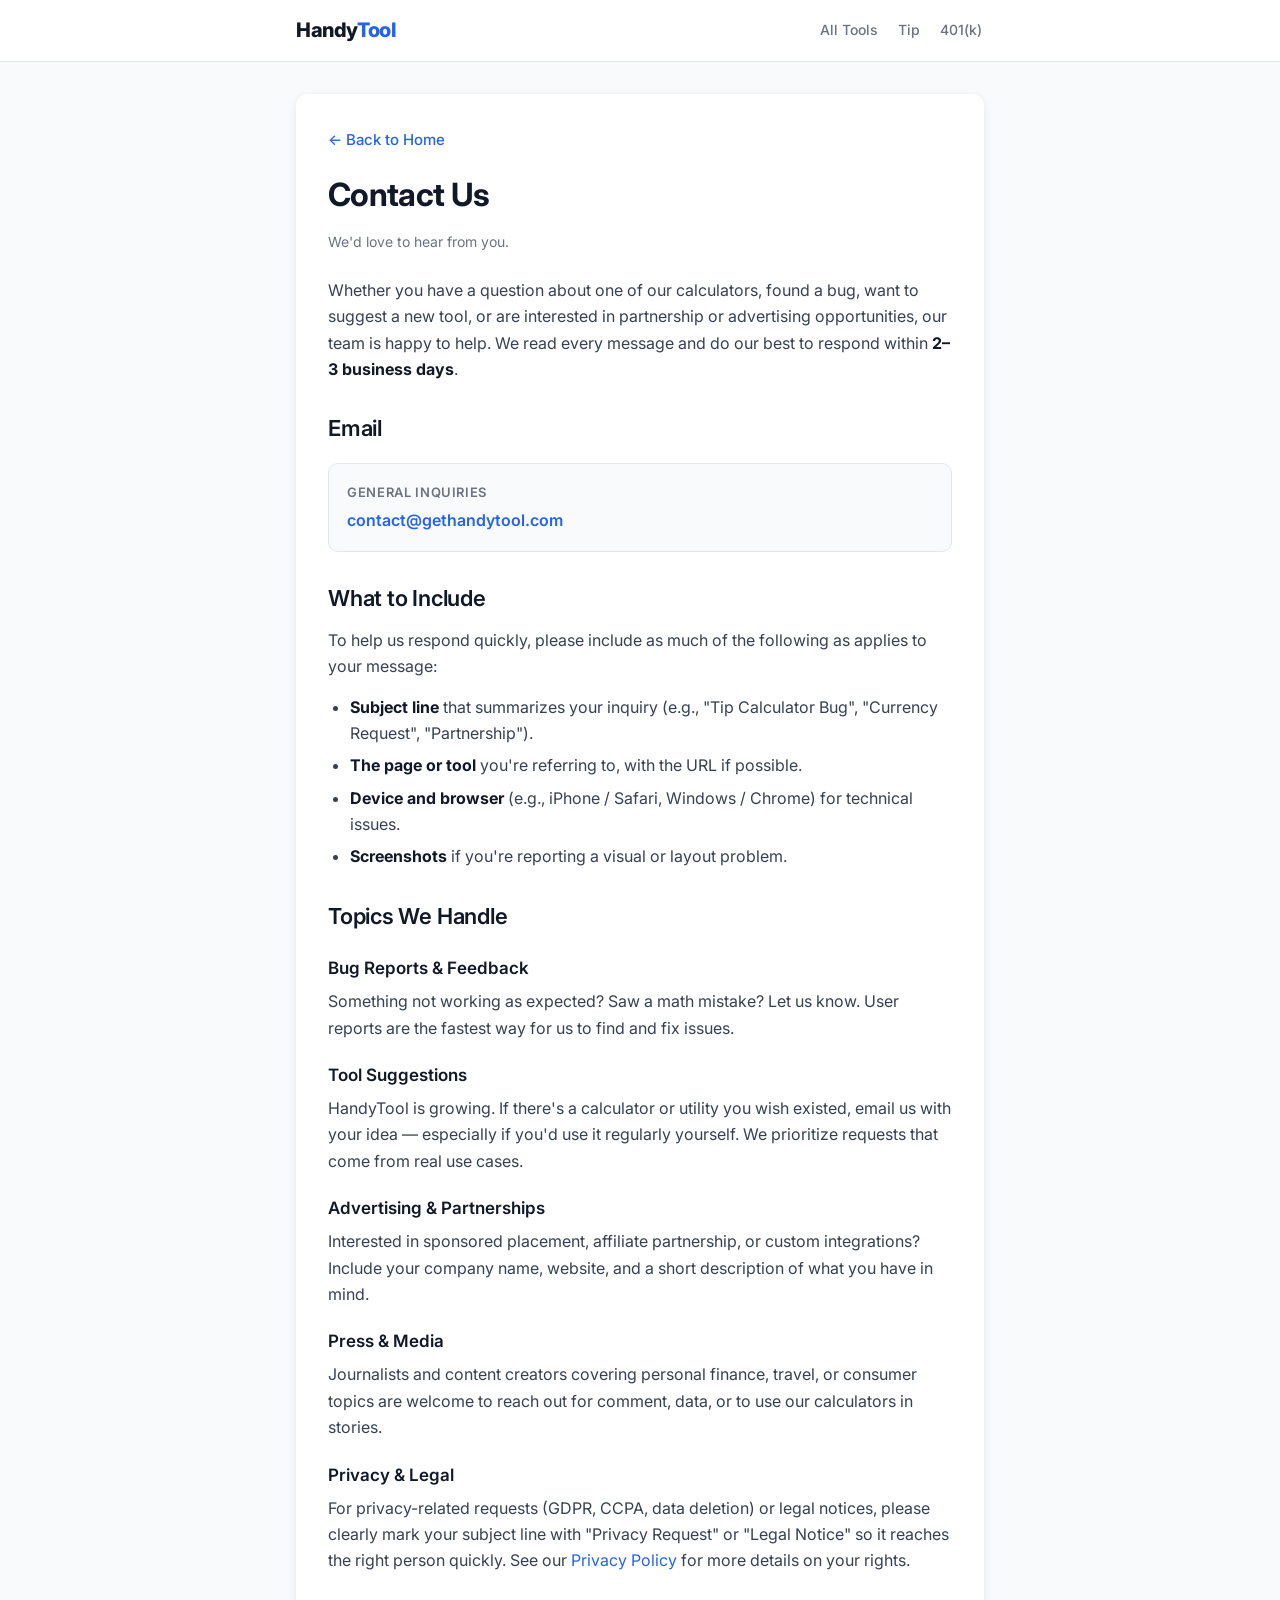
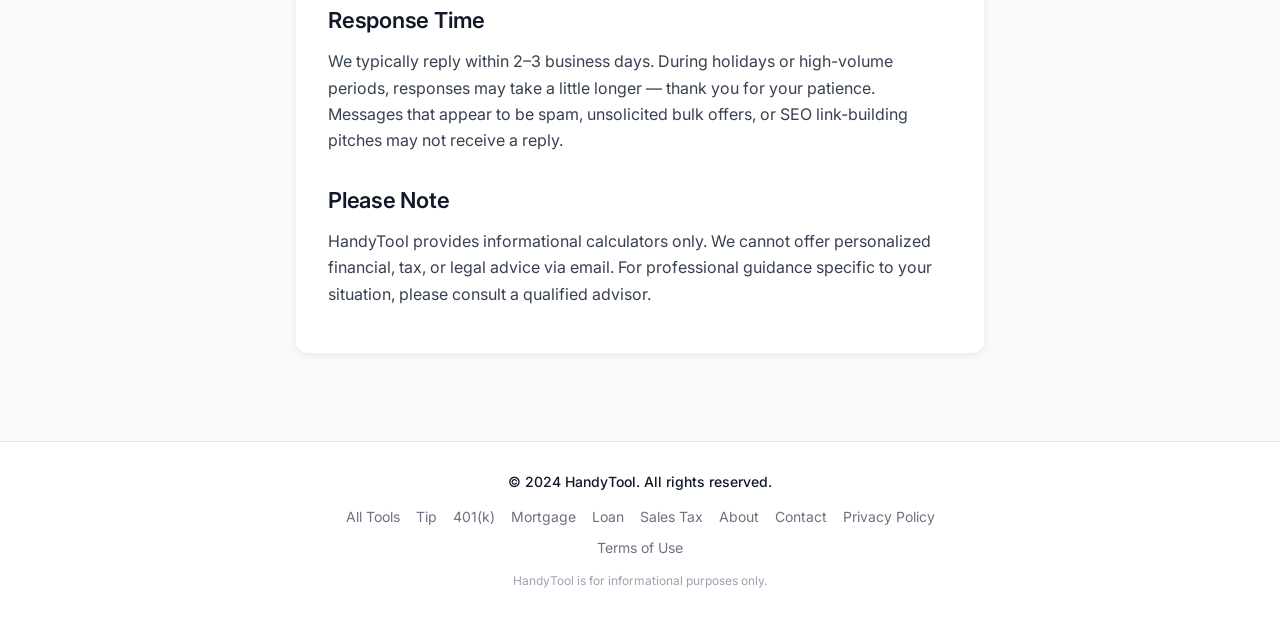
<file: contact.html>
<!DOCTYPE html>
<html lang="en">
<head>
<meta charset="UTF-8">
<meta name="viewport" content="width=device-width, initial-scale=1.0">
<link rel="icon" type="image/svg+xml" href="/favicon.svg">
<title>Contact Us | HandyTool</title>
<meta name="description" content="Get in touch with HandyTool for questions, feedback, or partnership inquiries about our free online calculators.">
<link rel="canonical" href="https://gethandytool.com/contact.html">
<meta name="robots" content="index, follow">
<link rel="preconnect" href="https://fonts.googleapis.com">
<link rel="preconnect" href="https://fonts.gstatic.com" crossorigin>
<link href="https://fonts.googleapis.com/css2?family=Inter:wght@400;500;600;700;800&display=swap" rel="stylesheet">
<link rel="stylesheet" href="page.css">

<!-- Google tag (gtag.js) -->
<script async src="https://www.googletagmanager.com/gtag/js?id=G-HFT1427Z23"></script>
<script>
  window.dataLayer = window.dataLayer || [];
  function gtag(){dataLayer.push(arguments);}
  gtag('js', new Date());
  gtag('config', 'G-HFT1427Z23');
</script>

<!-- Google AdSense -->
<script async src="https://pagead2.googlesyndication.com/pagead/js/adsbygoogle.js?client=ca-pub-7164402025911671" crossorigin="anonymous"></script>
</head>
<body>

<header class="site-header">
  <div class="container">
    <a href="/" class="logo">Handy<span>Tool</span></a>
    <nav class="tool-nav" aria-label="Calculators">
      <a href="tools.html">All Tools</a>
      <a href="/">Tip</a>
      <a href="401k.html">401(k)</a>
    </nav>
  </div>
</header>

<main>
  <div class="container">
    <article class="article">
      <a href="/" class="back-home">← Back to Home</a>
      <h1>Contact Us</h1>
      <p class="updated">We'd love to hear from you.</p>

      <p>Whether you have a question about one of our calculators, found a bug, want to suggest a new tool, or are interested in partnership or advertising opportunities, our team is happy to help. We read every message and do our best to respond within <strong>2–3 business days</strong>.</p>

      <h2>Email</h2>
      <div class="contact-card">
        <div class="label">General Inquiries</div>
        <div class="value"><a href="mailto:contact@gethandytool.com">contact@gethandytool.com</a></div>
      </div>

      <h2>What to Include</h2>
      <p>To help us respond quickly, please include as much of the following as applies to your message:</p>
      <ul>
        <li><strong>Subject line</strong> that summarizes your inquiry (e.g., "Tip Calculator Bug", "Currency Request", "Partnership").</li>
        <li><strong>The page or tool</strong> you're referring to, with the URL if possible.</li>
        <li><strong>Device and browser</strong> (e.g., iPhone / Safari, Windows / Chrome) for technical issues.</li>
        <li><strong>Screenshots</strong> if you're reporting a visual or layout problem.</li>
      </ul>

      <h2>Topics We Handle</h2>
      <h3>Bug Reports &amp; Feedback</h3>
      <p>Something not working as expected? Saw a math mistake? Let us know. User reports are the fastest way for us to find and fix issues.</p>

      <h3>Tool Suggestions</h3>
      <p>HandyTool is growing. If there's a calculator or utility you wish existed, email us with your idea — especially if you'd use it regularly yourself. We prioritize requests that come from real use cases.</p>

      <h3>Advertising &amp; Partnerships</h3>
      <p>Interested in sponsored placement, affiliate partnership, or custom integrations? Include your company name, website, and a short description of what you have in mind.</p>

      <h3>Press &amp; Media</h3>
      <p>Journalists and content creators covering personal finance, travel, or consumer topics are welcome to reach out for comment, data, or to use our calculators in stories.</p>

      <h3>Privacy &amp; Legal</h3>
      <p>For privacy-related requests (GDPR, CCPA, data deletion) or legal notices, please clearly mark your subject line with "Privacy Request" or "Legal Notice" so it reaches the right person quickly. See our <a href="privacy.html">Privacy Policy</a> for more details on your rights.</p>

      <h2>Response Time</h2>
      <p>We typically reply within 2–3 business days. During holidays or high-volume periods, responses may take a little longer — thank you for your patience. Messages that appear to be spam, unsolicited bulk offers, or SEO link-building pitches may not receive a reply.</p>

      <h2>Please Note</h2>
      <p>HandyTool provides informational calculators only. We cannot offer personalized financial, tax, or legal advice via email. For professional guidance specific to your situation, please consult a qualified advisor.</p>
    </article>
  </div>
</main>

<footer class="site-footer">
  <div class="container footer-inner">
    <div class="footer-copy">© 2024 HandyTool. All rights reserved.</div>
    <nav class="footer-links" aria-label="Footer">
      <a href="tools.html">All Tools</a>
      <a href="/">Tip</a>
      <a href="401k.html">401(k)</a>
      <a href="mortgage.html">Mortgage</a>
      <a href="loan.html">Loan</a>
      <a href="sales-tax.html">Sales Tax</a>
      <a href="about.html">About</a>
      <a href="contact.html">Contact</a>
      <a href="privacy.html">Privacy Policy</a>
      <a href="terms.html">Terms of Use</a>
    </nav>
    <div class="footer-disclaimer">HandyTool is for informational purposes only.</div>
  </div>
</footer>

</body>
</html>
</file>
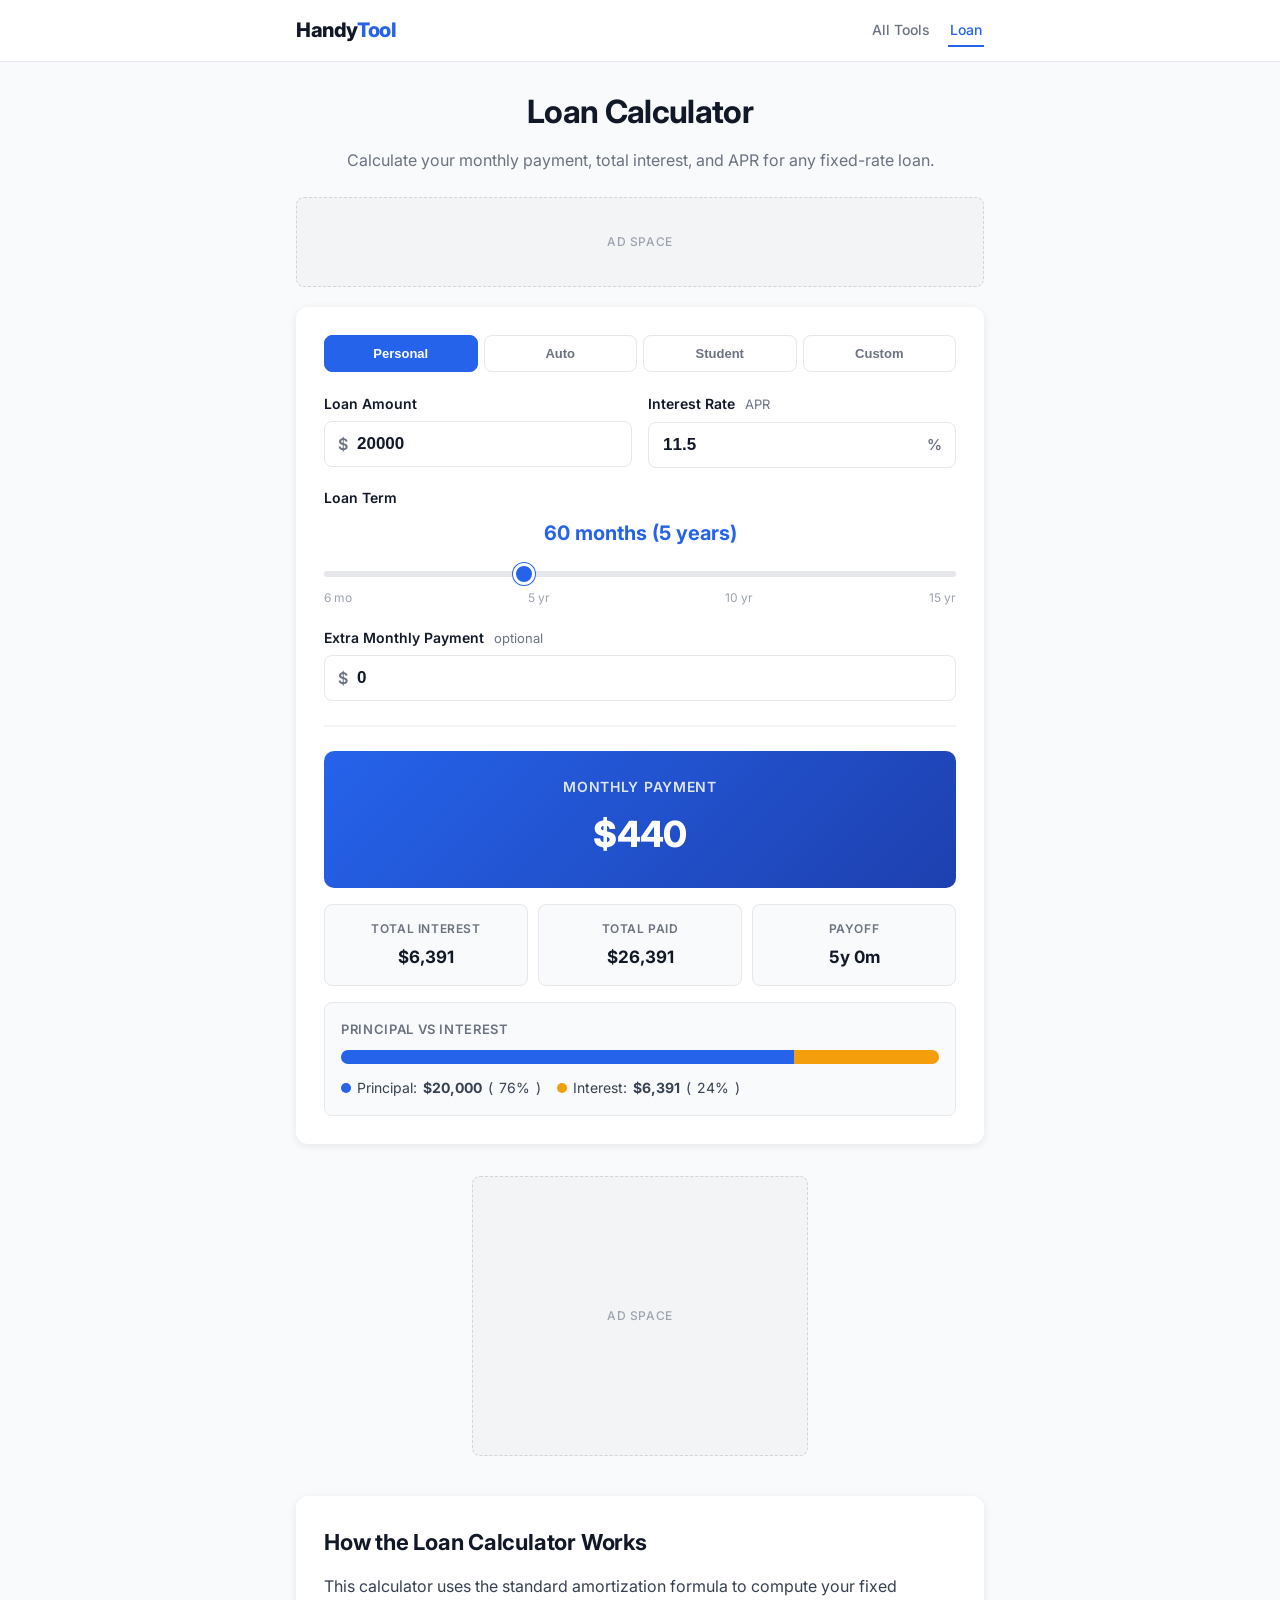
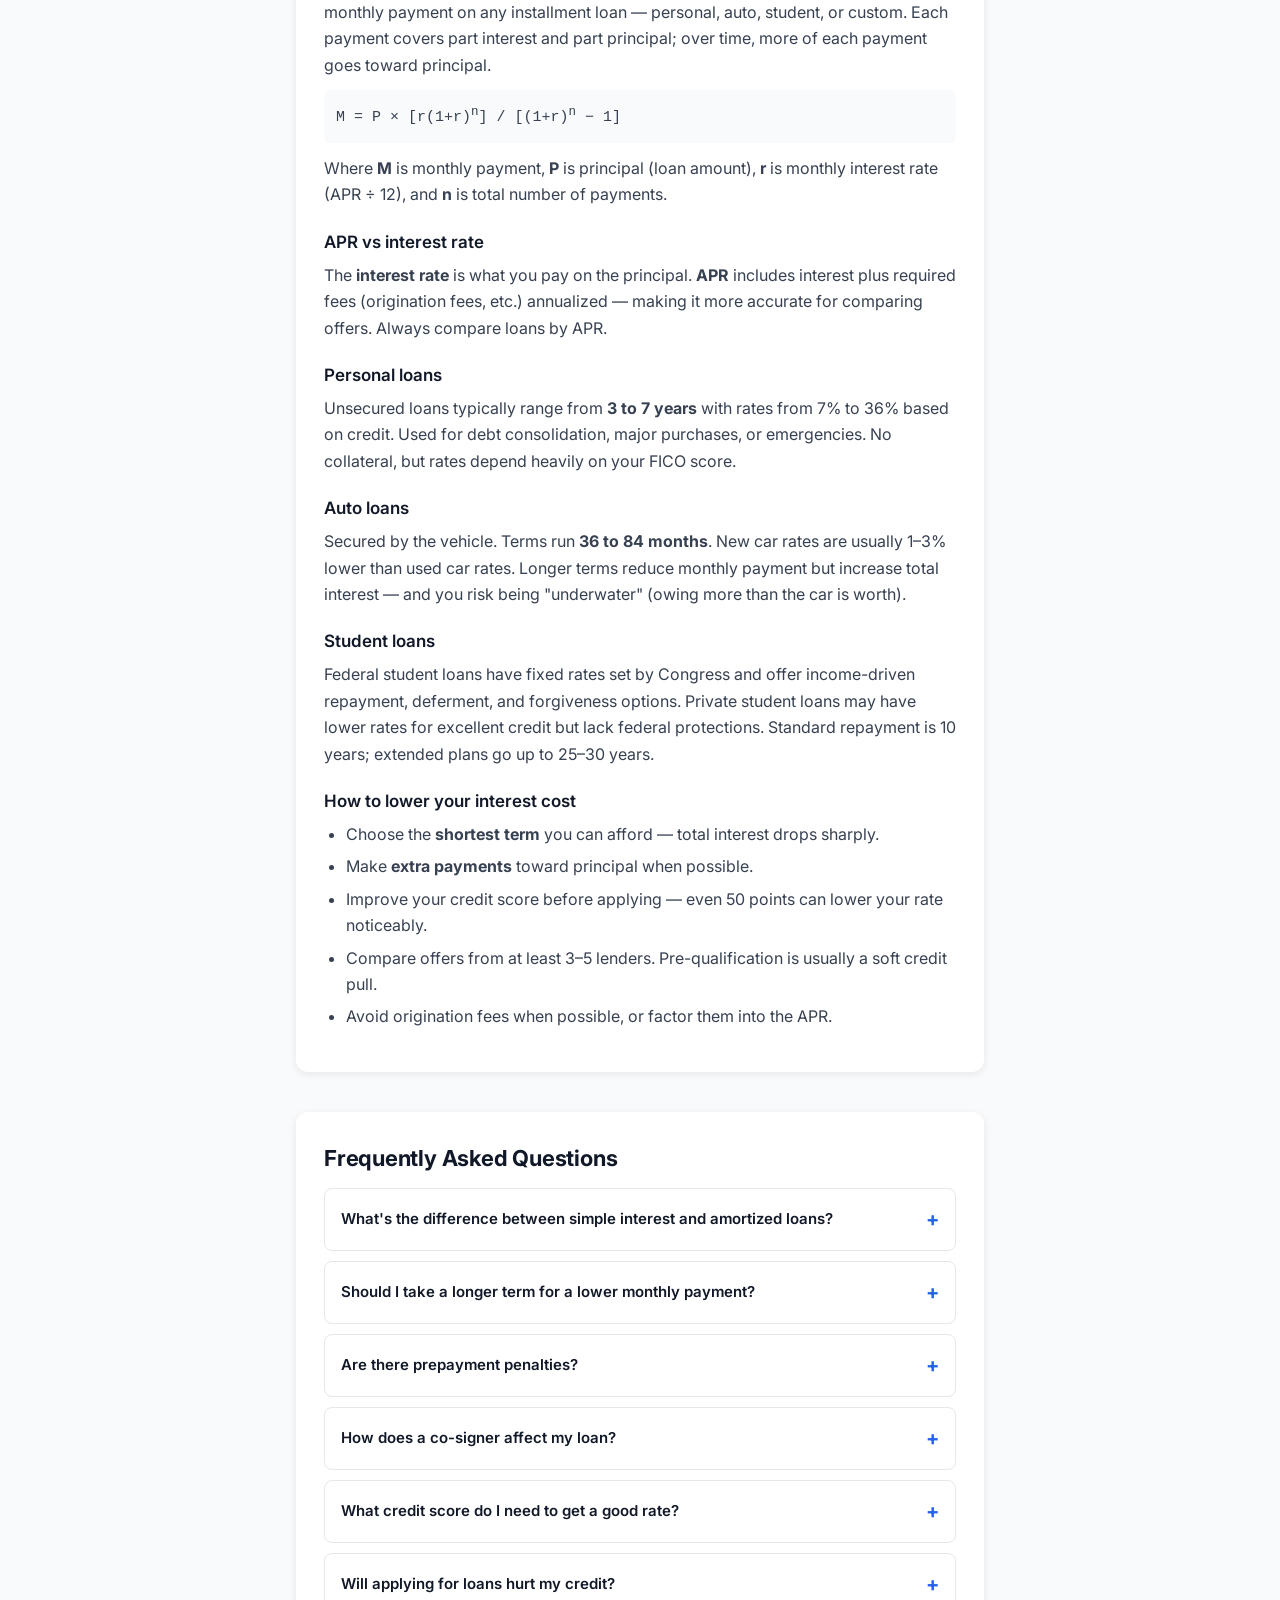
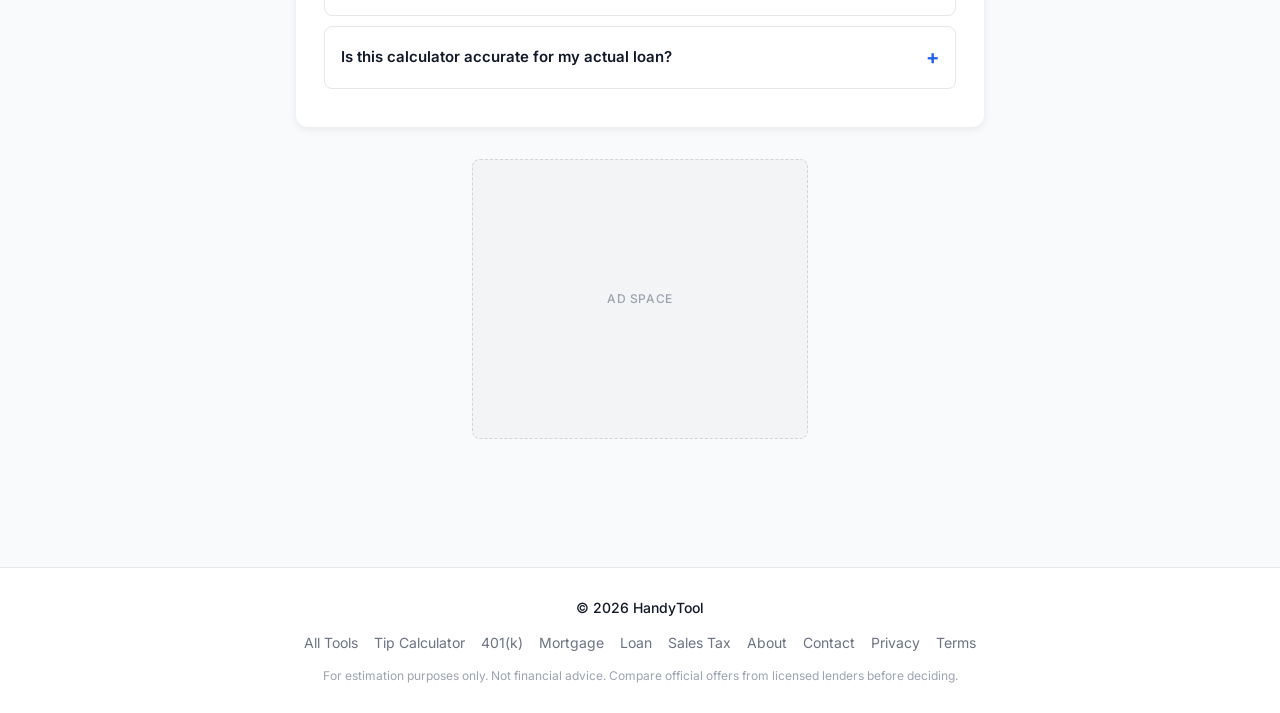
<file: loan.html>
<!DOCTYPE html>
<html lang="en">
<head>
<meta charset="UTF-8">
<meta name="viewport" content="width=device-width, initial-scale=1.0">
<link rel="icon" type="image/svg+xml" href="/favicon.svg">
<title>Loan Calculator — Monthly Payment, Interest &amp; APR | HandyTool</title>
<meta name="description" content="Free loan calculator. Calculate monthly payment, total interest, and amortization for personal loans, auto loans, student loans, and any fixed-rate loan.">
<meta name="keywords" content="loan calculator, monthly loan payment, personal loan calculator, auto loan calculator, car loan calculator, student loan calculator, loan amortization, APR calculator">
<link rel="canonical" href="https://gethandytool.com/loan.html">
<meta name="robots" content="index, follow">

<!-- Open Graph -->
<meta property="og:title" content="Loan Calculator — Monthly Payment &amp; Interest | HandyTool">
<meta property="og:description" content="Free calculator for personal, auto, and student loans. See monthly payment and total interest.">
<meta property="og:type" content="website">
<meta property="og:url" content="https://gethandytool.com/loan.html">
<meta property="og:site_name" content="HandyTool">

<!-- Twitter -->
<meta name="twitter:card" content="summary_large_image">
<meta name="twitter:title" content="Loan Calculator — Monthly Payment &amp; Interest | HandyTool">
<meta name="twitter:description" content="Calculate any fixed-rate loan: personal, auto, student.">

<!-- Schema.org -->
<script type="application/ld+json">
{
  "@context": "https://schema.org",
  "@type": "WebApplication",
  "name": "HandyTool Loan Calculator",
  "url": "https://gethandytool.com/loan.html",
  "description": "Free loan calculator with monthly payment, total interest, and amortization",
  "applicationCategory": "FinanceApplication",
  "operatingSystem": "All",
  "offers": { "@type": "Offer", "price": "0", "priceCurrency": "USD" },
  "publisher": {
    "@type": "Organization",
    "name": "HandyTool",
    "url": "https://gethandytool.com/"
  }
}
</script>

<!-- Fonts -->
<link rel="preconnect" href="https://fonts.googleapis.com">
<link rel="preconnect" href="https://fonts.gstatic.com" crossorigin>
<link href="https://fonts.googleapis.com/css2?family=Inter:wght@400;500;600;700;800&display=swap" rel="stylesheet">
<link rel="stylesheet" href="page.css">

<!-- Google tag (gtag.js) -->
<script async src="https://www.googletagmanager.com/gtag/js?id=G-HFT1427Z23"></script>
<script>
  window.dataLayer = window.dataLayer || [];
  function gtag(){dataLayer.push(arguments);}
  gtag('js', new Date());
  gtag('config', 'G-HFT1427Z23');
</script>

<!-- Google AdSense -->
<script async src="https://pagead2.googlesyndication.com/pagead/js/adsbygoogle.js?client=ca-pub-7164402025911671" crossorigin="anonymous"></script>

<style>
  main { padding: 24px 0 48px; }
  section { margin-bottom: 40px; }

  .hero-title {
    font-size: 2rem;
    font-weight: 700;
    text-align: center;
    margin-bottom: 8px;
    letter-spacing: -0.02em;
  }
  .hero-sub {
    text-align: center;
    color: #6B7280;
    margin-bottom: 24px;
    font-size: 1rem;
  }
  @media (max-width: 480px) { .hero-title { font-size: 1.625rem; } }

  .calc-card {
    background: #FFFFFF;
    border-radius: 12px;
    box-shadow: 0 2px 8px rgba(0,0,0,0.08);
    padding: 28px;
  }
  @media (max-width: 480px) { .calc-card { padding: 18px; } }

  /* Loan-type tabs */
  .loan-tabs {
    display: grid;
    grid-template-columns: repeat(4, 1fr);
    gap: 6px;
    margin-bottom: 20px;
  }
  .loan-tab {
    padding: 10px 6px;
    border: 1.5px solid #E5E7EB;
    border-radius: 8px;
    background: #FFFFFF;
    color: #6B7280;
    font-size: 0.8125rem;
    font-weight: 600;
    cursor: pointer;
    transition: all 0.2s;
    text-align: center;
  }
  .loan-tab:hover { border-color: #2563EB; color: #2563EB; }
  .loan-tab.active {
    background: #2563EB;
    color: #FFFFFF;
    border-color: #2563EB;
  }
  @media (max-width: 480px) { .loan-tab { font-size: 0.75rem; padding: 9px 4px; } }

  .input-grid {
    display: grid;
    grid-template-columns: 1fr;
    gap: 16px;
  }
  @media (min-width: 540px) {
    .input-grid { grid-template-columns: 1fr 1fr; }
  }

  .field-group { display: block; }
  .field-label {
    display: block;
    font-size: 0.875rem;
    font-weight: 600;
    color: #111827;
    margin-bottom: 6px;
  }
  .field-label .hint {
    font-weight: 400;
    color: #6B7280;
    margin-left: 6px;
    font-size: 0.8125rem;
  }
  .field-input-wrap {
    position: relative;
  }
  .field-input-wrap::before {
    content: attr(data-symbol);
    position: absolute;
    left: 14px;
    top: 50%;
    transform: translateY(-50%);
    color: #6B7280;
    font-weight: 600;
    font-size: 1rem;
    pointer-events: none;
  }
  .field-input-wrap.suffix::after {
    content: attr(data-suffix);
    position: absolute;
    right: 14px;
    top: 50%;
    transform: translateY(-50%);
    color: #6B7280;
    font-weight: 600;
    font-size: 0.9375rem;
    pointer-events: none;
  }
  .field-input {
    width: 100%;
    padding: 12px 14px 12px 32px;
    font-size: 1.0625rem;
    font-weight: 600;
    border: 1.5px solid #E5E7EB;
    border-radius: 8px;
    color: #111827;
    background: #FFFFFF;
    transition: border-color 0.2s;
  }
  .field-input.no-prefix { padding-left: 14px; }
  .field-input.with-suffix { padding-right: 50px; }
  .field-input:focus {
    outline: none;
    border-color: #2563EB;
    box-shadow: 0 0 0 3px rgba(37,99,235,0.12);
  }

  /* Term slider */
  .term-display {
    text-align: center;
    margin: 8px 0;
    font-size: 1.25rem;
    font-weight: 700;
    color: #2563EB;
  }
  .term-slider {
    -webkit-appearance: none;
    appearance: none;
    width: 100%;
    height: 6px;
    background: #E5E7EB;
    border-radius: 3px;
    outline: none;
  }
  .term-slider::-webkit-slider-thumb {
    -webkit-appearance: none;
    appearance: none;
    width: 22px;
    height: 22px;
    background: #2563EB;
    border-radius: 50%;
    cursor: pointer;
    border: 3px solid #FFFFFF;
    box-shadow: 0 0 0 1px #2563EB;
  }
  .term-slider::-moz-range-thumb {
    width: 22px;
    height: 22px;
    background: #2563EB;
    border-radius: 50%;
    cursor: pointer;
    border: 3px solid #FFFFFF;
    box-shadow: 0 0 0 1px #2563EB;
  }
  .term-ticks {
    display: flex;
    justify-content: space-between;
    font-size: 0.75rem;
    color: #9CA3AF;
    margin-top: 4px;
  }

  /* Results */
  .result-section {
    margin-top: 24px;
    padding-top: 24px;
    border-top: 2px solid #F3F4F6;
  }
  .result-main {
    background: linear-gradient(135deg, #2563EB 0%, #1E40AF 100%);
    color: #FFFFFF;
    padding: 24px;
    border-radius: 10px;
    text-align: center;
    margin-bottom: 16px;
  }
  .result-main .result-label {
    font-size: 0.875rem;
    opacity: 0.85;
    text-transform: uppercase;
    letter-spacing: 0.05em;
    font-weight: 600;
    margin-bottom: 6px;
  }
  .result-main .result-value {
    font-size: 2.25rem;
    font-weight: 800;
    letter-spacing: -0.02em;
  }
  @media (max-width: 480px) {
    .result-main .result-value { font-size: 1.875rem; }
  }

  .result-grid {
    display: grid;
    grid-template-columns: 1fr 1fr 1fr;
    gap: 10px;
  }
  @media (max-width: 480px) {
    .result-grid { grid-template-columns: 1fr 1fr; }
  }
  .result-item {
    background: #F9FAFB;
    border: 1px solid #E5E7EB;
    border-radius: 8px;
    padding: 14px;
    text-align: center;
  }
  .result-item .label {
    font-size: 0.75rem;
    color: #6B7280;
    text-transform: uppercase;
    letter-spacing: 0.05em;
    font-weight: 600;
    margin-bottom: 4px;
  }
  .result-item .value {
    font-size: 1.0625rem;
    font-weight: 700;
    color: #111827;
  }

  /* Pie visual (interest vs principal) */
  .ratio-card {
    margin-top: 16px;
    padding: 16px;
    background: #F9FAFB;
    border: 1px solid #E5E7EB;
    border-radius: 8px;
  }
  .ratio-title {
    font-size: 0.8125rem;
    color: #6B7280;
    text-transform: uppercase;
    letter-spacing: 0.05em;
    font-weight: 600;
    margin-bottom: 10px;
  }
  .ratio-bar {
    display: flex;
    width: 100%;
    height: 14px;
    border-radius: 7px;
    overflow: hidden;
    background: #E5E7EB;
    margin-bottom: 12px;
  }
  .ratio-seg { height: 100%; transition: width 0.3s; }
  .seg-principal { background: #2563EB; }
  .seg-interest  { background: #F59E0B; }
  .ratio-legend {
    display: flex;
    flex-wrap: wrap;
    gap: 6px 16px;
    font-size: 0.875rem;
    color: #374151;
  }
  .legend-item { display: flex; align-items: center; gap: 6px; }
  .legend-dot { width: 10px; height: 10px; border-radius: 50%; }

  /* Ad placeholders */
  .ad-banner-top, .ad-rect-middle, .ad-rect-bottom {
    background: #F3F4F6;
    border: 1px dashed #D1D5DB;
    color: #9CA3AF;
    text-align: center;
    font-size: 0.75rem;
    font-weight: 500;
    letter-spacing: 0.05em;
    text-transform: uppercase;
    display: flex;
    align-items: center;
    justify-content: center;
    border-radius: 8px;
    margin: 20px auto;
    width: 100%;
  }
  .ad-banner-top { min-height: 90px; max-width: 728px; }
  @media (max-width: 600px) { .ad-banner-top { min-height: 50px; max-width: 320px; } }
  .ad-rect-middle, .ad-rect-bottom { min-height: 280px; max-width: 336px; margin: 32px auto; }

  /* FAQ */
  .faq-item {
    background: #FFFFFF;
    border: 1px solid #E5E7EB;
    border-radius: 8px;
    margin-bottom: 10px;
    overflow: hidden;
  }
  .faq-q {
    display: flex;
    justify-content: space-between;
    align-items: center;
    padding: 14px 16px;
    font-weight: 600;
    color: #111827;
    cursor: pointer;
    font-size: 0.9375rem;
  }
  .faq-q .plus {
    color: #2563EB;
    font-size: 1.25rem;
    font-weight: 700;
    transition: transform 0.2s;
  }
  .faq-item.open .faq-q .plus { transform: rotate(45deg); }
  .faq-a {
    display: none;
    padding: 0 16px 14px;
    color: #374151;
    font-size: 0.9375rem;
    line-height: 1.6;
  }
  .faq-item.open .faq-a { display: block; }

  /* Info section */
  .info-card {
    background: #FFFFFF;
    border-radius: 12px;
    box-shadow: 0 2px 8px rgba(0,0,0,0.08);
    padding: 28px;
  }
  @media (max-width: 480px) { .info-card { padding: 20px; } }
  .info-card h2 {
    font-size: 1.375rem;
    font-weight: 700;
    margin-bottom: 12px;
    letter-spacing: -0.01em;
  }
  .info-card h3 {
    font-size: 1.0625rem;
    font-weight: 600;
    margin: 20px 0 6px;
  }
  .info-card p { margin-bottom: 12px; color: #374151; }
  .info-card ul { margin: 0 0 14px 22px; color: #374151; }
  .info-card li { margin-bottom: 6px; }
</style>
</head>
<body>

<header class="site-header">
  <div class="container">
    <a href="/" class="logo">Handy<span>Tool</span></a>
    <nav class="tool-nav">
      <a href="/tools.html">All Tools</a>
      <a href="/loan.html" class="active">Loan</a>
    </nav>
  </div>
</header>

<main>
  <div class="container">

    <section>
      <h1 class="hero-title">Loan Calculator</h1>
      <p class="hero-sub">Calculate your monthly payment, total interest, and APR for any fixed-rate loan.</p>

      <div class="ad-banner-top">Ad space</div>

      <div class="calc-card">

        <div class="loan-tabs" role="tablist">
          <button type="button" class="loan-tab active" data-amount="20000" data-rate="11.5" data-term="60">Personal</button>
          <button type="button" class="loan-tab" data-amount="35000" data-rate="7.5" data-term="60">Auto</button>
          <button type="button" class="loan-tab" data-amount="30000" data-rate="6.5" data-term="120">Student</button>
          <button type="button" class="loan-tab" data-amount="10000" data-rate="9.0" data-term="36">Custom</button>
        </div>

        <div class="input-grid">
          <div class="field-group">
            <label class="field-label" for="loan-amount">Loan Amount</label>
            <div class="field-input-wrap" data-symbol="$">
              <input class="field-input" type="number" id="loan-amount" value="20000" min="0" step="100">
            </div>
          </div>

          <div class="field-group">
            <label class="field-label" for="loan-rate">Interest Rate <span class="hint">APR</span></label>
            <div class="field-input-wrap suffix" data-symbol="" data-suffix="%">
              <input class="field-input no-prefix with-suffix" type="number" id="loan-rate" value="11.5" min="0" step="0.01">
            </div>
          </div>
        </div>

        <div class="field-group" style="margin-top:18px;">
          <label class="field-label" for="loan-term-slider">Loan Term</label>
          <div class="term-display"><span id="term-value">60</span> months <span class="hint" id="term-years">(5 years)</span></div>
          <input type="range" id="loan-term-slider" class="term-slider" min="6" max="180" step="6" value="60">
          <div class="term-ticks">
            <span>6 mo</span>
            <span>5 yr</span>
            <span>10 yr</span>
            <span>15 yr</span>
          </div>
        </div>

        <div class="field-group" style="margin-top:18px;">
          <label class="field-label" for="extra-pay">Extra Monthly Payment <span class="hint">optional</span></label>
          <div class="field-input-wrap" data-symbol="$">
            <input class="field-input" type="number" id="extra-pay" value="0" min="0" step="10">
          </div>
        </div>

        <div class="result-section">
          <div class="result-main">
            <div class="result-label">Monthly Payment</div>
            <div class="result-value" id="r-monthly">$440</div>
          </div>

          <div class="result-grid">
            <div class="result-item">
              <div class="label">Total Interest</div>
              <div class="value" id="r-interest">$6,415</div>
            </div>
            <div class="result-item">
              <div class="label">Total Paid</div>
              <div class="value" id="r-total">$26,415</div>
            </div>
            <div class="result-item">
              <div class="label">Payoff</div>
              <div class="value" id="r-payoff">5y 0m</div>
            </div>
          </div>

          <div class="ratio-card">
            <div class="ratio-title">Principal vs Interest</div>
            <div class="ratio-bar">
              <div class="ratio-seg seg-principal" id="seg-principal" style="width:75%"></div>
              <div class="ratio-seg seg-interest" id="seg-interest" style="width:25%"></div>
            </div>
            <div class="ratio-legend">
              <div class="legend-item"><span class="legend-dot" style="background:#2563EB"></span>Principal: <strong id="lg-principal">$20,000</strong> (<span id="lg-principal-pct">75%</span>)</div>
              <div class="legend-item"><span class="legend-dot" style="background:#F59E0B"></span>Interest: <strong id="lg-interest">$6,415</strong> (<span id="lg-interest-pct">25%</span>)</div>
            </div>
          </div>

          <div id="savings-msg" style="display:none;margin-top:14px;padding:12px 14px;background:#ECFDF5;border:1px solid #A7F3D0;border-radius:8px;color:#065F46;font-size:0.9375rem;font-weight:500;"></div>
        </div>
      </div>

      <div class="ad-rect-middle">Ad space</div>
    </section>

    <section>
      <div class="info-card">
        <h2>How the Loan Calculator Works</h2>
        <p>This calculator uses the standard amortization formula to compute your fixed monthly payment on any installment loan — personal, auto, student, or custom. Each payment covers part interest and part principal; over time, more of each payment goes toward principal.</p>

        <p style="background:#F9FAFB;padding:12px;border-radius:6px;font-family:monospace;font-size:0.9375rem;">M = P × [r(1+r)<sup>n</sup>] / [(1+r)<sup>n</sup> − 1]</p>

        <p>Where <strong>M</strong> is monthly payment, <strong>P</strong> is principal (loan amount), <strong>r</strong> is monthly interest rate (APR ÷ 12), and <strong>n</strong> is total number of payments.</p>

        <h3>APR vs interest rate</h3>
        <p>The <strong>interest rate</strong> is what you pay on the principal. <strong>APR</strong> includes interest plus required fees (origination fees, etc.) annualized — making it more accurate for comparing offers. Always compare loans by APR.</p>

        <h3>Personal loans</h3>
        <p>Unsecured loans typically range from <strong>3 to 7 years</strong> with rates from 7% to 36% based on credit. Used for debt consolidation, major purchases, or emergencies. No collateral, but rates depend heavily on your FICO score.</p>

        <h3>Auto loans</h3>
        <p>Secured by the vehicle. Terms run <strong>36 to 84 months</strong>. New car rates are usually 1–3% lower than used car rates. Longer terms reduce monthly payment but increase total interest — and you risk being "underwater" (owing more than the car is worth).</p>

        <h3>Student loans</h3>
        <p>Federal student loans have fixed rates set by Congress and offer income-driven repayment, deferment, and forgiveness options. Private student loans may have lower rates for excellent credit but lack federal protections. Standard repayment is 10 years; extended plans go up to 25–30 years.</p>

        <h3>How to lower your interest cost</h3>
        <ul>
          <li>Choose the <strong>shortest term</strong> you can afford — total interest drops sharply.</li>
          <li>Make <strong>extra payments</strong> toward principal when possible.</li>
          <li>Improve your credit score before applying — even 50 points can lower your rate noticeably.</li>
          <li>Compare offers from at least 3–5 lenders. Pre-qualification is usually a soft credit pull.</li>
          <li>Avoid origination fees when possible, or factor them into the APR.</li>
        </ul>
      </div>
    </section>

    <section>
      <div class="info-card">
        <h2>Frequently Asked Questions</h2>

        <div class="faq-item">
          <div class="faq-q">What's the difference between simple interest and amortized loans? <span class="plus">+</span></div>
          <div class="faq-a">Most installment loans (mortgages, auto loans, personal loans) are amortized: each payment is the same, but the split between interest and principal changes over time. Simple-interest loans calculate interest only on the remaining balance daily, so paying early saves more.</div>
        </div>

        <div class="faq-item">
          <div class="faq-q">Should I take a longer term for a lower monthly payment? <span class="plus">+</span></div>
          <div class="faq-a">A longer term lowers your monthly cost but greatly increases total interest. For example, a $30,000 loan at 7% over 5 years costs about $5,640 in interest; over 7 years, it's about $8,090. Pick the shortest term you can comfortably afford.</div>
        </div>

        <div class="faq-item">
          <div class="faq-q">Are there prepayment penalties? <span class="plus">+</span></div>
          <div class="faq-a">Many personal and auto loans have no prepayment penalties, but check your loan agreement. If a penalty exists (usually 1–2% of remaining balance), the savings from extra payments may not be worth it.</div>
        </div>

        <div class="faq-item">
          <div class="faq-q">How does a co-signer affect my loan? <span class="plus">+</span></div>
          <div class="faq-a">A co-signer with strong credit can lower your interest rate significantly. They share responsibility — late payments hurt their credit too. If you default, the co-signer is legally on the hook for the full balance.</div>
        </div>

        <div class="faq-item">
          <div class="faq-q">What credit score do I need to get a good rate? <span class="plus">+</span></div>
          <div class="faq-a">For the best personal loan rates, you usually need 720+. Auto loan top-tier rates start around 700+. Student loans (federal) don't require credit checks; private student loans usually want 670+.</div>
        </div>

        <div class="faq-item">
          <div class="faq-q">Will applying for loans hurt my credit? <span class="plus">+</span></div>
          <div class="faq-a">Pre-qualification is usually a soft pull (no credit impact). When you formally apply, lenders do a hard pull which dings your score by a few points. Multiple hard inquiries for the same loan type within 14–45 days are typically counted as one for scoring.</div>
        </div>

        <div class="faq-item">
          <div class="faq-q">Is this calculator accurate for my actual loan? <span class="plus">+</span></div>
          <div class="faq-a">It's accurate for fixed-rate amortized loans. Variable-rate loans, loans with origination fees, or loans with daily simple interest will differ. Always compare the lender's official Truth-in-Lending disclosure or APR.</div>
        </div>
      </div>

      <div class="ad-rect-bottom">Ad space</div>
    </section>

  </div>
</main>

<footer class="site-footer">
  <div class="container footer-inner">
    <div class="footer-copy">© <span id="footer-year">2026</span> HandyTool</div>
    <div class="footer-links">
      <a href="/tools.html">All Tools</a>
      <a href="/">Tip Calculator</a>
      <a href="/401k.html">401(k)</a>
      <a href="/mortgage.html">Mortgage</a>
      <a href="/loan.html">Loan</a>
      <a href="/sales-tax.html">Sales Tax</a>
      <a href="/about.html">About</a>
      <a href="/contact.html">Contact</a>
      <a href="/privacy.html">Privacy</a>
      <a href="/terms.html">Terms</a>
    </div>
    <p class="footer-disclaimer">For estimation purposes only. Not financial advice. Compare official offers from licensed lenders before deciding.</p>
  </div>
</footer>

<script>
  document.getElementById('footer-year').textContent = new Date().getFullYear();

  const $ = (id) => document.getElementById(id);
  const fmt = (n) => '$' + Math.round(n).toLocaleString('en-US');

  // FAQ
  document.querySelectorAll('.faq-item').forEach((item) => {
    item.querySelector('.faq-q').addEventListener('click', () => item.classList.toggle('open'));
  });

  // Loan-type tabs
  document.querySelectorAll('.loan-tab').forEach((tab) => {
    tab.addEventListener('click', () => {
      document.querySelectorAll('.loan-tab').forEach(t => t.classList.remove('active'));
      tab.classList.add('active');
      $('loan-amount').value = tab.dataset.amount;
      $('loan-rate').value = tab.dataset.rate;
      $('loan-term-slider').value = tab.dataset.term;
      updateTermDisplay();
      calc();
    });
  });

  function updateTermDisplay() {
    const m = parseInt($('loan-term-slider').value, 10);
    $('term-value').textContent = m;
    const y = Math.floor(m / 12);
    const r = m % 12;
    let s;
    if (m < 12) s = `(${m} months)`;
    else if (r === 0) s = `(${y} year${y>1?'s':''})`;
    else s = `(${y}y ${r}m)`;
    $('term-years').textContent = s;
  }

  function calc() {
    const P = Math.max(0, parseFloat($('loan-amount').value) || 0);
    const apr = Math.max(0, parseFloat($('loan-rate').value) || 0);
    const n = Math.max(1, parseInt($('loan-term-slider').value, 10) || 60);
    const extra = Math.max(0, parseFloat($('extra-pay').value) || 0);
    const r = (apr / 100) / 12;

    let M = 0;
    if (P > 0) {
      M = (r === 0) ? P / n : P * (r * Math.pow(1+r, n)) / (Math.pow(1+r, n) - 1);
    }

    // Compute payoff with extra payment
    let bal = P;
    let totalInterest = 0;
    let months = 0;
    const pay = M + extra;
    if (P > 0 && pay > 0) {
      while (bal > 0.01 && months < 1000) {
        const interest = bal * r;
        const principalPaid = Math.min(bal, pay - interest);
        if (principalPaid <= 0) { months = n; totalInterest = (M*n) - P; break; }
        bal -= principalPaid;
        totalInterest += interest;
        months++;
      }
    }

    const baseInterest = Math.max(0, (M * n) - P);
    const totalPaid = P + totalInterest;

    $('r-monthly').textContent = fmt(M + extra);
    $('r-interest').textContent = fmt(totalInterest);
    $('r-total').textContent = fmt(totalPaid);

    const yrs = Math.floor(months / 12);
    const rem = months % 12;
    $('r-payoff').textContent = (yrs > 0 ? `${yrs}y ` : '') + `${rem}m`;

    // Ratio
    const totRef = Math.max(1, P + totalInterest);
    const pPct = (P / totRef) * 100;
    const iPct = (totalInterest / totRef) * 100;
    $('seg-principal').style.width = pPct + '%';
    $('seg-interest').style.width = iPct + '%';
    $('lg-principal').textContent = fmt(P);
    $('lg-interest').textContent = fmt(totalInterest);
    $('lg-principal-pct').textContent = pPct.toFixed(0) + '%';
    $('lg-interest-pct').textContent = iPct.toFixed(0) + '%';

    // Savings message if extra payment
    const savingsMsg = $('savings-msg');
    if (extra > 0 && P > 0) {
      const interestSaved = baseInterest - totalInterest;
      const monthsSaved = n - months;
      if (interestSaved > 0 && monthsSaved > 0) {
        savingsMsg.style.display = 'block';
        savingsMsg.innerHTML = `Extra payment saves <strong>${fmt(interestSaved)}</strong> in interest and pays off <strong>${monthsSaved} months</strong> early.`;
      } else {
        savingsMsg.style.display = 'none';
      }
    } else {
      savingsMsg.style.display = 'none';
    }
  }

  $('loan-term-slider').addEventListener('input', () => { updateTermDisplay(); calc(); });
  ['loan-amount','loan-rate','extra-pay'].forEach((id) => {
    $(id).addEventListener('input', calc);
    $(id).addEventListener('change', calc);
  });

  updateTermDisplay();
  calc();
</script>

</body>
</html>
</file>
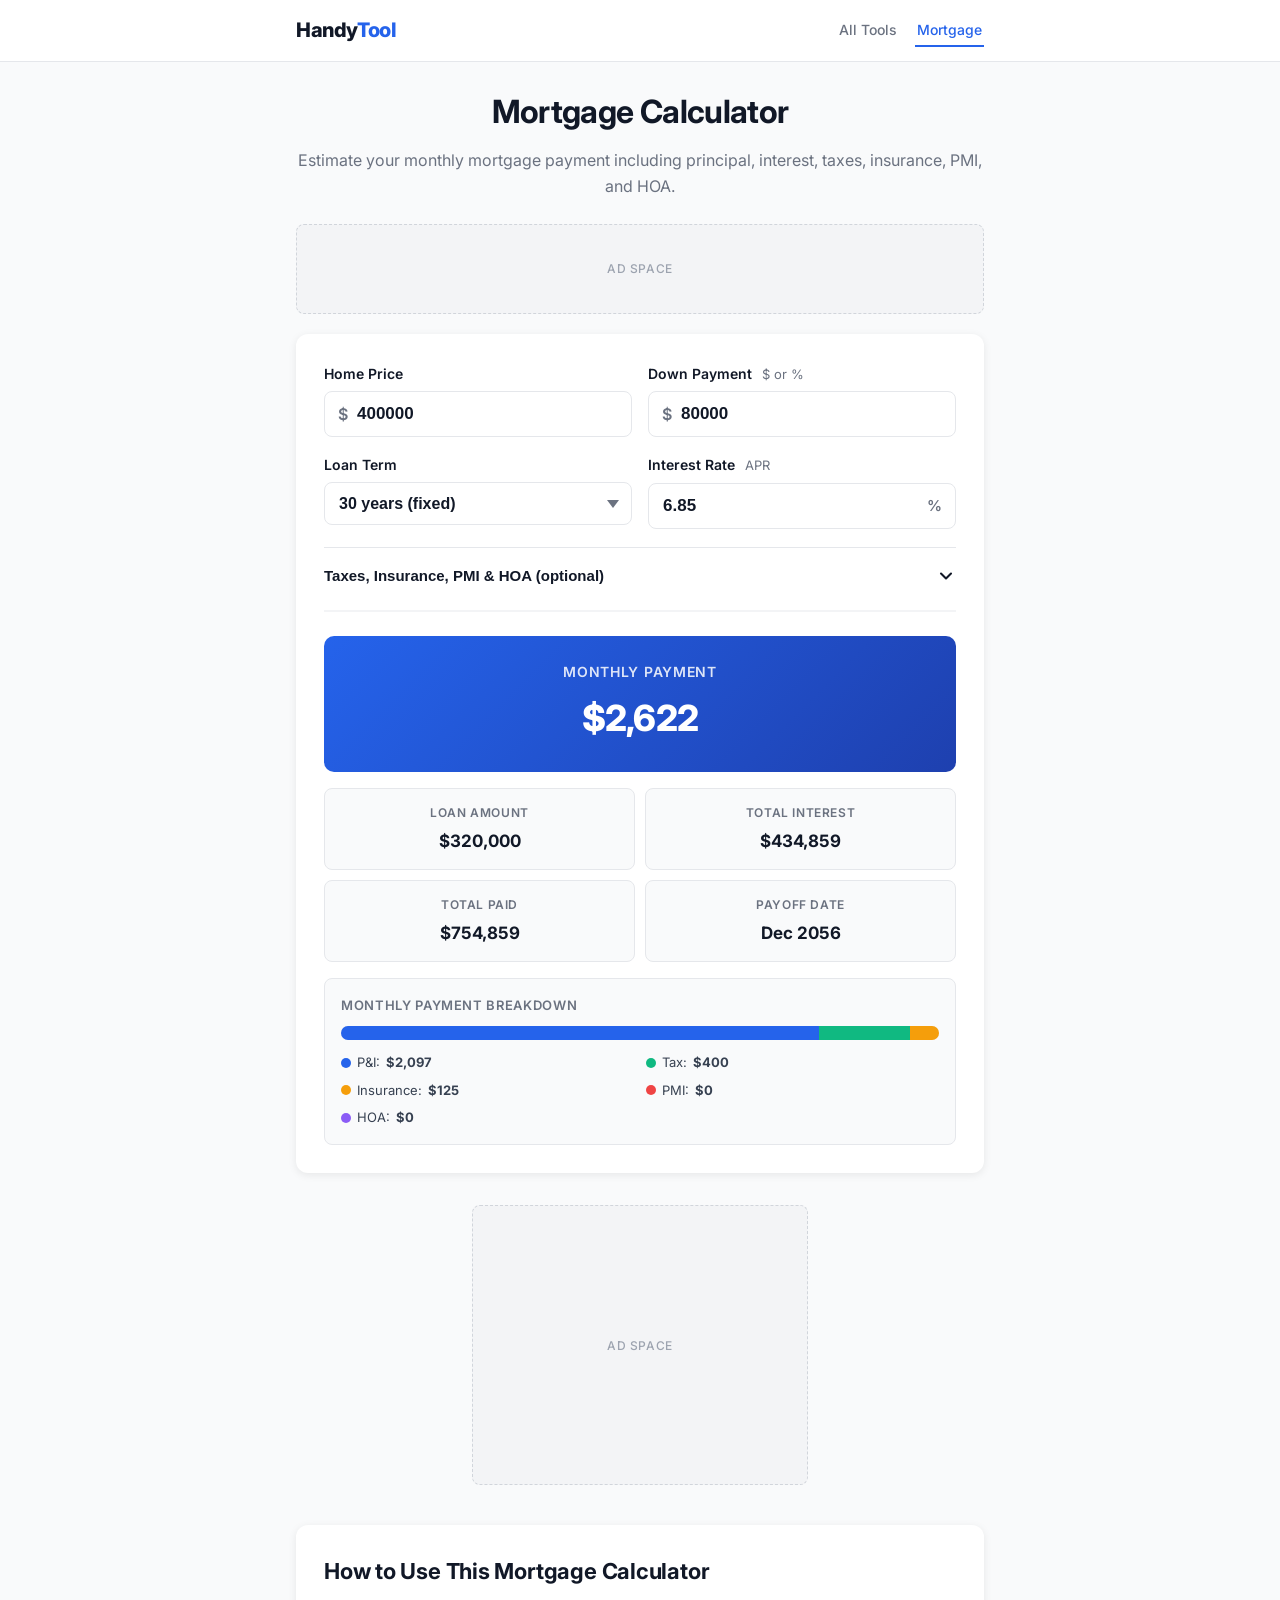
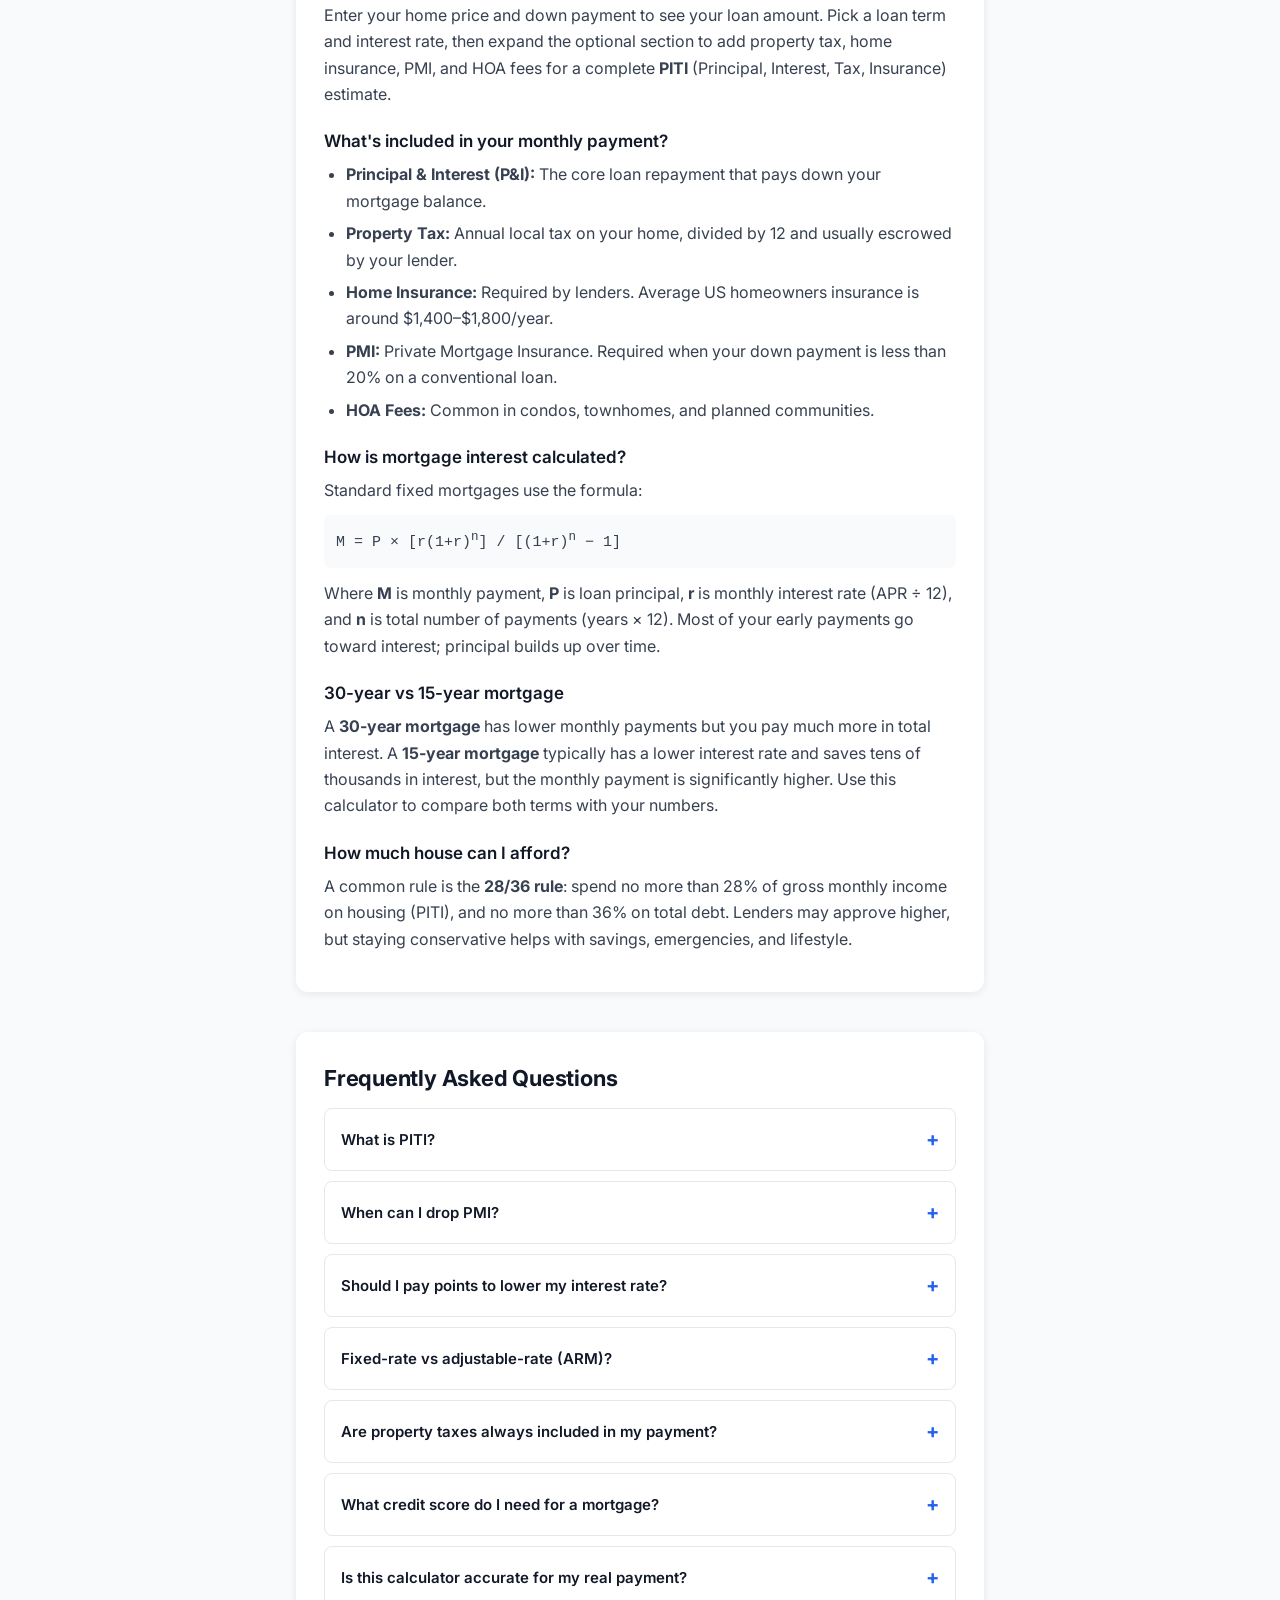
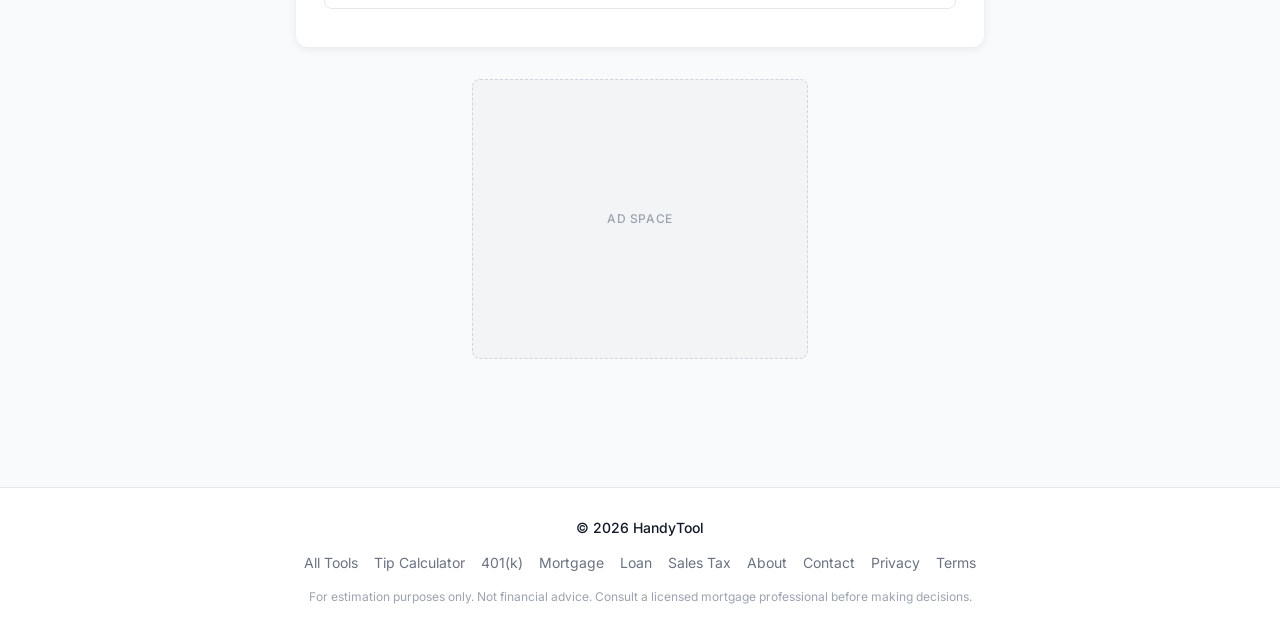
<file: mortgage.html>
<!DOCTYPE html>
<html lang="en">
<head>
<meta charset="UTF-8">
<meta name="viewport" content="width=device-width, initial-scale=1.0">
<link rel="icon" type="image/svg+xml" href="/favicon.svg">
<title>Mortgage Calculator — Estimate Monthly Payment (PITI) | HandyTool</title>
<meta name="description" content="Free mortgage calculator. Calculate monthly mortgage payment with principal, interest, taxes, insurance (PITI), PMI, and HOA. See total interest paid over the loan term.">
<meta name="keywords" content="mortgage calculator, monthly mortgage payment, home loan calculator, PITI calculator, PMI calculator, mortgage payment estimator, refinance calculator, 30 year mortgage, 15 year mortgage">
<link rel="canonical" href="https://gethandytool.com/mortgage.html">
<meta name="robots" content="index, follow">

<!-- Open Graph -->
<meta property="og:title" content="Mortgage Calculator — Estimate Monthly Payment (PITI) | HandyTool">
<meta property="og:description" content="Free mortgage calculator with PITI, PMI, and HOA. See your monthly payment and total interest.">
<meta property="og:type" content="website">
<meta property="og:url" content="https://gethandytool.com/mortgage.html">
<meta property="og:site_name" content="HandyTool">

<!-- Twitter -->
<meta name="twitter:card" content="summary_large_image">
<meta name="twitter:title" content="Mortgage Calculator — Monthly Payment Estimator | HandyTool">
<meta name="twitter:description" content="Calculate PITI, PMI, and total interest on your home loan.">

<!-- Schema.org -->
<script type="application/ld+json">
{
  "@context": "https://schema.org",
  "@type": "WebApplication",
  "name": "HandyTool Mortgage Calculator",
  "url": "https://gethandytool.com/mortgage.html",
  "description": "Free mortgage calculator with PITI, PMI, and amortization",
  "applicationCategory": "FinanceApplication",
  "operatingSystem": "All",
  "offers": { "@type": "Offer", "price": "0", "priceCurrency": "USD" },
  "publisher": {
    "@type": "Organization",
    "name": "HandyTool",
    "url": "https://gethandytool.com/"
  }
}
</script>

<!-- Fonts -->
<link rel="preconnect" href="https://fonts.googleapis.com">
<link rel="preconnect" href="https://fonts.gstatic.com" crossorigin>
<link href="https://fonts.googleapis.com/css2?family=Inter:wght@400;500;600;700;800&display=swap" rel="stylesheet">
<link rel="stylesheet" href="page.css">

<!-- Google tag (gtag.js) -->
<script async src="https://www.googletagmanager.com/gtag/js?id=G-HFT1427Z23"></script>
<script>
  window.dataLayer = window.dataLayer || [];
  function gtag(){dataLayer.push(arguments);}
  gtag('js', new Date());
  gtag('config', 'G-HFT1427Z23');
</script>

<!-- Google AdSense -->
<script async src="https://pagead2.googlesyndication.com/pagead/js/adsbygoogle.js?client=ca-pub-7164402025911671" crossorigin="anonymous"></script>

<style>
  /* ---------- MORTGAGE CALCULATOR ---------- */
  main { padding: 24px 0 48px; }
  section { margin-bottom: 40px; }

  .hero-title {
    font-size: 2rem;
    font-weight: 700;
    text-align: center;
    margin-bottom: 8px;
    letter-spacing: -0.02em;
  }
  .hero-sub {
    text-align: center;
    color: #6B7280;
    margin-bottom: 24px;
    font-size: 1rem;
  }
  @media (max-width: 480px) {
    .hero-title { font-size: 1.625rem; }
  }

  .calc-card {
    background: #FFFFFF;
    border-radius: 12px;
    box-shadow: 0 2px 8px rgba(0,0,0,0.08);
    padding: 28px;
  }
  @media (max-width: 480px) { .calc-card { padding: 18px; } }

  .input-grid {
    display: grid;
    grid-template-columns: 1fr;
    gap: 16px;
  }
  @media (min-width: 540px) {
    .input-grid { grid-template-columns: 1fr 1fr; }
  }

  .field-group { display: block; }
  .field-label {
    display: block;
    font-size: 0.875rem;
    font-weight: 600;
    color: #111827;
    margin-bottom: 6px;
  }
  .field-label .hint {
    font-weight: 400;
    color: #6B7280;
    margin-left: 6px;
    font-size: 0.8125rem;
  }
  .field-input-wrap {
    position: relative;
  }
  .field-input-wrap::before {
    content: attr(data-symbol);
    position: absolute;
    left: 14px;
    top: 50%;
    transform: translateY(-50%);
    color: #6B7280;
    font-weight: 600;
    font-size: 1rem;
    pointer-events: none;
  }
  .field-input-wrap.suffix::after {
    content: attr(data-suffix);
    position: absolute;
    right: 14px;
    top: 50%;
    transform: translateY(-50%);
    color: #6B7280;
    font-weight: 600;
    font-size: 0.9375rem;
    pointer-events: none;
  }
  .field-input {
    width: 100%;
    padding: 12px 14px 12px 32px;
    font-size: 1.0625rem;
    font-weight: 600;
    border: 1.5px solid #E5E7EB;
    border-radius: 8px;
    color: #111827;
    background: #FFFFFF;
    transition: border-color 0.2s;
  }
  .field-input.no-prefix { padding-left: 14px; }
  .field-input.with-suffix { padding-right: 50px; }
  .field-input:focus {
    outline: none;
    border-color: #2563EB;
    box-shadow: 0 0 0 3px rgba(37,99,235,0.12);
  }
  .field-select {
    width: 100%;
    padding: 12px 36px 12px 14px;
    font-size: 1rem;
    font-weight: 600;
    border: 1.5px solid #E5E7EB;
    border-radius: 8px;
    color: #111827;
    background: #FFFFFF url("data:image/svg+xml;utf8,<svg xmlns='http://www.w3.org/2000/svg' width='12' height='8' viewBox='0 0 12 8'><path fill='%236B7280' d='M6 8L0 0h12z'/></svg>") no-repeat right 12px center;
    -webkit-appearance: none;
    appearance: none;
    cursor: pointer;
    transition: border-color 0.2s;
  }
  .field-select:focus { outline: none; border-color: #2563EB; }

  .toggle-section {
    margin-top: 18px;
    padding-top: 18px;
    border-top: 1px solid #E5E7EB;
  }
  .toggle-btn {
    display: flex;
    align-items: center;
    justify-content: space-between;
    width: 100%;
    padding: 0;
    font-size: 0.9375rem;
    font-weight: 600;
    color: #111827;
    background: none;
    border: none;
    cursor: pointer;
  }
  .toggle-btn .arrow {
    width: 20px;
    height: 20px;
    transition: transform 0.2s;
  }
  .toggle-btn.expanded .arrow { transform: rotate(180deg); }
  .toggle-content { display: none; margin-top: 16px; }
  .toggle-content.show { display: block; }

  /* Results */
  .result-section {
    margin-top: 24px;
    padding-top: 24px;
    border-top: 2px solid #F3F4F6;
  }
  .result-main {
    background: linear-gradient(135deg, #2563EB 0%, #1E40AF 100%);
    color: #FFFFFF;
    padding: 24px;
    border-radius: 10px;
    text-align: center;
    margin-bottom: 16px;
  }
  .result-main .result-label {
    font-size: 0.875rem;
    opacity: 0.85;
    text-transform: uppercase;
    letter-spacing: 0.05em;
    font-weight: 600;
    margin-bottom: 6px;
  }
  .result-main .result-value {
    font-size: 2.25rem;
    font-weight: 800;
    letter-spacing: -0.02em;
  }
  @media (max-width: 480px) {
    .result-main .result-value { font-size: 1.875rem; }
  }

  .result-grid {
    display: grid;
    grid-template-columns: 1fr 1fr;
    gap: 10px;
  }
  .result-item {
    background: #F9FAFB;
    border: 1px solid #E5E7EB;
    border-radius: 8px;
    padding: 14px;
    text-align: center;
  }
  .result-item .label {
    font-size: 0.75rem;
    color: #6B7280;
    text-transform: uppercase;
    letter-spacing: 0.05em;
    font-weight: 600;
    margin-bottom: 4px;
  }
  .result-item .value {
    font-size: 1.0625rem;
    font-weight: 700;
    color: #111827;
  }

  /* Breakdown bar */
  .breakdown {
    margin-top: 16px;
    padding: 16px;
    background: #F9FAFB;
    border: 1px solid #E5E7EB;
    border-radius: 8px;
  }
  .breakdown-title {
    font-size: 0.8125rem;
    color: #6B7280;
    text-transform: uppercase;
    letter-spacing: 0.05em;
    font-weight: 600;
    margin-bottom: 10px;
  }
  .breakdown-bar {
    display: flex;
    width: 100%;
    height: 14px;
    border-radius: 7px;
    overflow: hidden;
    background: #E5E7EB;
    margin-bottom: 12px;
  }
  .breakdown-seg { height: 100%; transition: width 0.3s; }
  .seg-pi { background: #2563EB; }
  .seg-tax { background: #10B981; }
  .seg-ins { background: #F59E0B; }
  .seg-pmi { background: #EF4444; }
  .seg-hoa { background: #8B5CF6; }

  .breakdown-legend {
    display: grid;
    grid-template-columns: 1fr 1fr;
    gap: 6px 12px;
    font-size: 0.8125rem;
  }
  .legend-item { display: flex; align-items: center; gap: 6px; color: #374151; }
  .legend-dot { width: 10px; height: 10px; border-radius: 50%; flex-shrink: 0; }

  /* Ad placeholders */
  .ad-banner-top, .ad-rect-middle, .ad-rect-bottom {
    background: #F3F4F6;
    border: 1px dashed #D1D5DB;
    color: #9CA3AF;
    text-align: center;
    font-size: 0.75rem;
    font-weight: 500;
    letter-spacing: 0.05em;
    text-transform: uppercase;
    display: flex;
    align-items: center;
    justify-content: center;
    border-radius: 8px;
    margin: 20px auto;
    width: 100%;
  }
  .ad-banner-top { min-height: 90px; max-width: 728px; }
  @media (max-width: 600px) { .ad-banner-top { min-height: 50px; max-width: 320px; } }
  .ad-rect-middle, .ad-rect-bottom { min-height: 280px; max-width: 336px; margin: 32px auto; }

  /* FAQ */
  .faq-item {
    background: #FFFFFF;
    border: 1px solid #E5E7EB;
    border-radius: 8px;
    margin-bottom: 10px;
    overflow: hidden;
  }
  .faq-q {
    display: flex;
    justify-content: space-between;
    align-items: center;
    padding: 14px 16px;
    font-weight: 600;
    color: #111827;
    cursor: pointer;
    font-size: 0.9375rem;
  }
  .faq-q .plus {
    color: #2563EB;
    font-size: 1.25rem;
    font-weight: 700;
    transition: transform 0.2s;
  }
  .faq-item.open .faq-q .plus { transform: rotate(45deg); }
  .faq-a {
    display: none;
    padding: 0 16px 14px;
    color: #374151;
    font-size: 0.9375rem;
    line-height: 1.6;
  }
  .faq-item.open .faq-a { display: block; }

  /* Info section */
  .info-card {
    background: #FFFFFF;
    border-radius: 12px;
    box-shadow: 0 2px 8px rgba(0,0,0,0.08);
    padding: 28px;
  }
  @media (max-width: 480px) { .info-card { padding: 20px; } }
  .info-card h2 {
    font-size: 1.375rem;
    font-weight: 700;
    margin-bottom: 12px;
    letter-spacing: -0.01em;
  }
  .info-card h3 {
    font-size: 1.0625rem;
    font-weight: 600;
    margin: 20px 0 6px;
  }
  .info-card p { margin-bottom: 12px; color: #374151; }
  .info-card ul { margin: 0 0 14px 22px; color: #374151; }
  .info-card li { margin-bottom: 6px; }
</style>
</head>
<body>

<header class="site-header">
  <div class="container">
    <a href="/" class="logo">Handy<span>Tool</span></a>
    <nav class="tool-nav">
      <a href="/tools.html">All Tools</a>
      <a href="/mortgage.html" class="active">Mortgage</a>
    </nav>
  </div>
</header>

<main>
  <div class="container">

    <section>
      <h1 class="hero-title">Mortgage Calculator</h1>
      <p class="hero-sub">Estimate your monthly mortgage payment including principal, interest, taxes, insurance, PMI, and HOA.</p>

      <div class="ad-banner-top">Ad space</div>

      <div class="calc-card">
        <div class="input-grid">
          <div class="field-group">
            <label class="field-label" for="home-price">Home Price</label>
            <div class="field-input-wrap" data-symbol="$">
              <input class="field-input" type="number" id="home-price" value="400000" min="0" step="1000">
            </div>
          </div>

          <div class="field-group">
            <label class="field-label" for="down-payment">Down Payment <span class="hint">$ or %</span></label>
            <div class="field-input-wrap suffix" data-symbol="$" data-suffix="">
              <input class="field-input with-suffix" type="number" id="down-payment" value="80000" min="0" step="1000">
            </div>
          </div>

          <div class="field-group">
            <label class="field-label" for="loan-term">Loan Term</label>
            <select class="field-select" id="loan-term">
              <option value="30">30 years (fixed)</option>
              <option value="20">20 years (fixed)</option>
              <option value="15">15 years (fixed)</option>
              <option value="10">10 years (fixed)</option>
              <option value="5">5 years (ARM)</option>
            </select>
          </div>

          <div class="field-group">
            <label class="field-label" for="interest-rate">Interest Rate <span class="hint">APR</span></label>
            <div class="field-input-wrap suffix" data-symbol="" data-suffix="%">
              <input class="field-input no-prefix with-suffix" type="number" id="interest-rate" value="6.85" min="0" step="0.01">
            </div>
          </div>
        </div>

        <div class="toggle-section">
          <button type="button" class="toggle-btn" id="advanced-toggle">
            <span>Taxes, Insurance, PMI &amp; HOA (optional)</span>
            <svg class="arrow" viewBox="0 0 24 24" fill="none" stroke="currentColor" stroke-width="2.5" stroke-linecap="round" stroke-linejoin="round"><polyline points="6 9 12 15 18 9"/></svg>
          </button>
          <div class="toggle-content" id="advanced-content">
            <div class="input-grid" style="margin-top:10px;">
              <div class="field-group">
                <label class="field-label" for="property-tax">Property Tax <span class="hint">/ year</span></label>
                <div class="field-input-wrap" data-symbol="$">
                  <input class="field-input" type="number" id="property-tax" value="4800" min="0" step="100">
                </div>
              </div>
              <div class="field-group">
                <label class="field-label" for="home-insurance">Home Insurance <span class="hint">/ year</span></label>
                <div class="field-input-wrap" data-symbol="$">
                  <input class="field-input" type="number" id="home-insurance" value="1500" min="0" step="50">
                </div>
              </div>
              <div class="field-group">
                <label class="field-label" for="pmi-rate">PMI Rate <span class="hint">/ year</span></label>
                <div class="field-input-wrap suffix" data-symbol="" data-suffix="%">
                  <input class="field-input no-prefix with-suffix" type="number" id="pmi-rate" value="0.5" min="0" step="0.05">
                </div>
              </div>
              <div class="field-group">
                <label class="field-label" for="hoa">HOA Fee <span class="hint">/ month</span></label>
                <div class="field-input-wrap" data-symbol="$">
                  <input class="field-input" type="number" id="hoa" value="0" min="0" step="10">
                </div>
              </div>
            </div>
          </div>
        </div>

        <div class="result-section">
          <div class="result-main">
            <div class="result-label">Monthly Payment</div>
            <div class="result-value" id="r-monthly">$2,103</div>
          </div>

          <div class="result-grid">
            <div class="result-item">
              <div class="label">Loan Amount</div>
              <div class="value" id="r-loan">$320,000</div>
            </div>
            <div class="result-item">
              <div class="label">Total Interest</div>
              <div class="value" id="r-interest">$437,140</div>
            </div>
            <div class="result-item">
              <div class="label">Total Paid</div>
              <div class="value" id="r-total">$757,140</div>
            </div>
            <div class="result-item">
              <div class="label">Payoff Date</div>
              <div class="value" id="r-payoff">Apr 2056</div>
            </div>
          </div>

          <div class="breakdown">
            <div class="breakdown-title">Monthly Payment Breakdown</div>
            <div class="breakdown-bar">
              <div class="breakdown-seg seg-pi" id="seg-pi" style="width:75%"></div>
              <div class="breakdown-seg seg-tax" id="seg-tax" style="width:15%"></div>
              <div class="breakdown-seg seg-ins" id="seg-ins" style="width:5%"></div>
              <div class="breakdown-seg seg-pmi" id="seg-pmi" style="width:5%"></div>
              <div class="breakdown-seg seg-hoa" id="seg-hoa" style="width:0%"></div>
            </div>
            <div class="breakdown-legend">
              <div class="legend-item"><span class="legend-dot" style="background:#2563EB"></span>P&amp;I: <strong id="bk-pi">$2,103</strong></div>
              <div class="legend-item"><span class="legend-dot" style="background:#10B981"></span>Tax: <strong id="bk-tax">$400</strong></div>
              <div class="legend-item"><span class="legend-dot" style="background:#F59E0B"></span>Insurance: <strong id="bk-ins">$125</strong></div>
              <div class="legend-item"><span class="legend-dot" style="background:#EF4444"></span>PMI: <strong id="bk-pmi">$0</strong></div>
              <div class="legend-item"><span class="legend-dot" style="background:#8B5CF6"></span>HOA: <strong id="bk-hoa">$0</strong></div>
            </div>
          </div>
        </div>
      </div>

      <div class="ad-rect-middle">Ad space</div>
    </section>

    <section>
      <div class="info-card">
        <h2>How to Use This Mortgage Calculator</h2>
        <p>Enter your home price and down payment to see your loan amount. Pick a loan term and interest rate, then expand the optional section to add property tax, home insurance, PMI, and HOA fees for a complete <strong>PITI</strong> (Principal, Interest, Tax, Insurance) estimate.</p>

        <h3>What's included in your monthly payment?</h3>
        <ul>
          <li><strong>Principal &amp; Interest (P&amp;I):</strong> The core loan repayment that pays down your mortgage balance.</li>
          <li><strong>Property Tax:</strong> Annual local tax on your home, divided by 12 and usually escrowed by your lender.</li>
          <li><strong>Home Insurance:</strong> Required by lenders. Average US homeowners insurance is around $1,400–$1,800/year.</li>
          <li><strong>PMI:</strong> Private Mortgage Insurance. Required when your down payment is less than 20% on a conventional loan.</li>
          <li><strong>HOA Fees:</strong> Common in condos, townhomes, and planned communities.</li>
        </ul>

        <h3>How is mortgage interest calculated?</h3>
        <p>Standard fixed mortgages use the formula:</p>
        <p style="background:#F9FAFB;padding:12px;border-radius:6px;font-family:monospace;font-size:0.9375rem;">M = P × [r(1+r)<sup>n</sup>] / [(1+r)<sup>n</sup> − 1]</p>
        <p>Where <strong>M</strong> is monthly payment, <strong>P</strong> is loan principal, <strong>r</strong> is monthly interest rate (APR ÷ 12), and <strong>n</strong> is total number of payments (years × 12). Most of your early payments go toward interest; principal builds up over time.</p>

        <h3>30-year vs 15-year mortgage</h3>
        <p>A <strong>30-year mortgage</strong> has lower monthly payments but you pay much more in total interest. A <strong>15-year mortgage</strong> typically has a lower interest rate and saves tens of thousands in interest, but the monthly payment is significantly higher. Use this calculator to compare both terms with your numbers.</p>

        <h3>How much house can I afford?</h3>
        <p>A common rule is the <strong>28/36 rule</strong>: spend no more than 28% of gross monthly income on housing (PITI), and no more than 36% on total debt. Lenders may approve higher, but staying conservative helps with savings, emergencies, and lifestyle.</p>
      </div>
    </section>

    <section>
      <div class="info-card">
        <h2>Frequently Asked Questions</h2>

        <div class="faq-item">
          <div class="faq-q">What is PITI? <span class="plus">+</span></div>
          <div class="faq-a">PITI stands for Principal, Interest, Taxes, and Insurance — the four components of a typical monthly mortgage payment. Lenders use PITI to evaluate affordability, not just the loan repayment.</div>
        </div>

        <div class="faq-item">
          <div class="faq-q">When can I drop PMI? <span class="plus">+</span></div>
          <div class="faq-a">On a conventional loan, you can request PMI removal once your loan balance reaches 80% of the home's original value. PMI is automatically terminated at 78% LTV. FHA mortgage insurance has different rules and often lasts the life of the loan.</div>
        </div>

        <div class="faq-item">
          <div class="faq-q">Should I pay points to lower my interest rate? <span class="plus">+</span></div>
          <div class="faq-a">A discount point typically costs 1% of the loan and lowers your rate by about 0.25%. It usually pays off if you keep the loan beyond the break-even point (often 5–7 years). If you might refinance or move sooner, points may not be worth it.</div>
        </div>

        <div class="faq-item">
          <div class="faq-q">Fixed-rate vs adjustable-rate (ARM)? <span class="plus">+</span></div>
          <div class="faq-a">A fixed-rate mortgage keeps the same interest rate for the entire term — predictable and safer. An ARM starts lower (e.g., 5/1 ARM) but can adjust after the intro period. ARMs can save money short term but carry interest-rate risk.</div>
        </div>

        <div class="faq-item">
          <div class="faq-q">Are property taxes always included in my payment? <span class="plus">+</span></div>
          <div class="faq-a">Most lenders escrow property taxes and insurance, collecting 1/12 each month and paying the bills when due. Some loans (typically with 20%+ down) let you pay these directly, but you're still responsible for them.</div>
        </div>

        <div class="faq-item">
          <div class="faq-q">What credit score do I need for a mortgage? <span class="plus">+</span></div>
          <div class="faq-a">Conventional loans typically require 620+, though 740+ gets the best rates. FHA loans accept 580 (or 500 with 10% down). VA and USDA loans are flexible. A higher score often saves tens of thousands over the loan term.</div>
        </div>

        <div class="faq-item">
          <div class="faq-q">Is this calculator accurate for my real payment? <span class="plus">+</span></div>
          <div class="faq-a">It's a strong estimate, but actual payments depend on lender fees, exact property tax (set by your county), insurance quotes, and HOA dues. Always compare a Loan Estimate from at least 3 lenders.</div>
        </div>
      </div>

      <div class="ad-rect-bottom">Ad space</div>
    </section>

  </div>
</main>

<footer class="site-footer">
  <div class="container footer-inner">
    <div class="footer-copy">© <span id="footer-year">2026</span> HandyTool</div>
    <div class="footer-links">
      <a href="/tools.html">All Tools</a>
      <a href="/">Tip Calculator</a>
      <a href="/401k.html">401(k)</a>
      <a href="/mortgage.html">Mortgage</a>
      <a href="/loan.html">Loan</a>
      <a href="/sales-tax.html">Sales Tax</a>
      <a href="/about.html">About</a>
      <a href="/contact.html">Contact</a>
      <a href="/privacy.html">Privacy</a>
      <a href="/terms.html">Terms</a>
    </div>
    <p class="footer-disclaimer">For estimation purposes only. Not financial advice. Consult a licensed mortgage professional before making decisions.</p>
  </div>
</footer>

<script>
  document.getElementById('footer-year').textContent = new Date().getFullYear();

  const $ = (id) => document.getElementById(id);
  const fmt = (n) => '$' + Math.round(n).toLocaleString('en-US');

  // Advanced toggle
  const togBtn = $('advanced-toggle');
  const togCnt = $('advanced-content');
  togBtn.addEventListener('click', () => {
    togBtn.classList.toggle('expanded');
    togCnt.classList.toggle('show');
  });

  // FAQ
  document.querySelectorAll('.faq-item').forEach((item) => {
    item.querySelector('.faq-q').addEventListener('click', () => {
      item.classList.toggle('open');
    });
  });

  function calc() {
    const price = Math.max(0, parseFloat($('home-price').value) || 0);
    const down  = Math.max(0, parseFloat($('down-payment').value) || 0);
    const term  = parseInt($('loan-term').value, 10) || 30;
    const rate  = Math.max(0, parseFloat($('interest-rate').value) || 0);
    const tax   = Math.max(0, parseFloat($('property-tax').value) || 0);
    const ins   = Math.max(0, parseFloat($('home-insurance').value) || 0);
    const pmiR  = Math.max(0, parseFloat($('pmi-rate').value) || 0);
    const hoa   = Math.max(0, parseFloat($('hoa').value) || 0);

    const principal = Math.max(0, price - down);
    const monthlyR = (rate / 100) / 12;
    const n = term * 12;

    // P&I
    let pi = 0;
    if (principal > 0 && n > 0) {
      if (monthlyR === 0) {
        pi = principal / n;
      } else {
        pi = principal * (monthlyR * Math.pow(1 + monthlyR, n)) / (Math.pow(1 + monthlyR, n) - 1);
      }
    }

    const monthlyTax = tax / 12;
    const monthlyIns = ins / 12;
    // PMI only if down payment < 20% AND principal > 0
    const ltv = price > 0 ? principal / price : 0;
    const monthlyPMI = (ltv > 0.8 && principal > 0) ? (principal * (pmiR / 100)) / 12 : 0;
    const monthlyHOA = hoa;

    const totalMonthly = pi + monthlyTax + monthlyIns + monthlyPMI + monthlyHOA;
    const totalInterest = (pi * n) - principal;
    const totalPaid = pi * n;

    $('r-monthly').textContent = fmt(totalMonthly);
    $('r-loan').textContent = fmt(principal);
    $('r-interest').textContent = fmt(Math.max(0, totalInterest));
    $('r-total').textContent = fmt(totalPaid);

    // Payoff date
    const now = new Date();
    const payoff = new Date(now.getFullYear(), now.getMonth() + n, 1);
    const monthNames = ['Jan','Feb','Mar','Apr','May','Jun','Jul','Aug','Sep','Oct','Nov','Dec'];
    $('r-payoff').textContent = monthNames[payoff.getMonth()] + ' ' + payoff.getFullYear();

    // Breakdown
    const total = Math.max(1, totalMonthly);
    const pct = (v) => ((v / total) * 100).toFixed(1) + '%';
    $('seg-pi').style.width = pct(pi);
    $('seg-tax').style.width = pct(monthlyTax);
    $('seg-ins').style.width = pct(monthlyIns);
    $('seg-pmi').style.width = pct(monthlyPMI);
    $('seg-hoa').style.width = pct(monthlyHOA);

    $('bk-pi').textContent = fmt(pi);
    $('bk-tax').textContent = fmt(monthlyTax);
    $('bk-ins').textContent = fmt(monthlyIns);
    $('bk-pmi').textContent = fmt(monthlyPMI);
    $('bk-hoa').textContent = fmt(monthlyHOA);
  }

  ['home-price','down-payment','loan-term','interest-rate','property-tax','home-insurance','pmi-rate','hoa']
    .forEach((id) => {
      $(id).addEventListener('input', calc);
      $(id).addEventListener('change', calc);
    });

  calc();
</script>

</body>
</html>
</file>
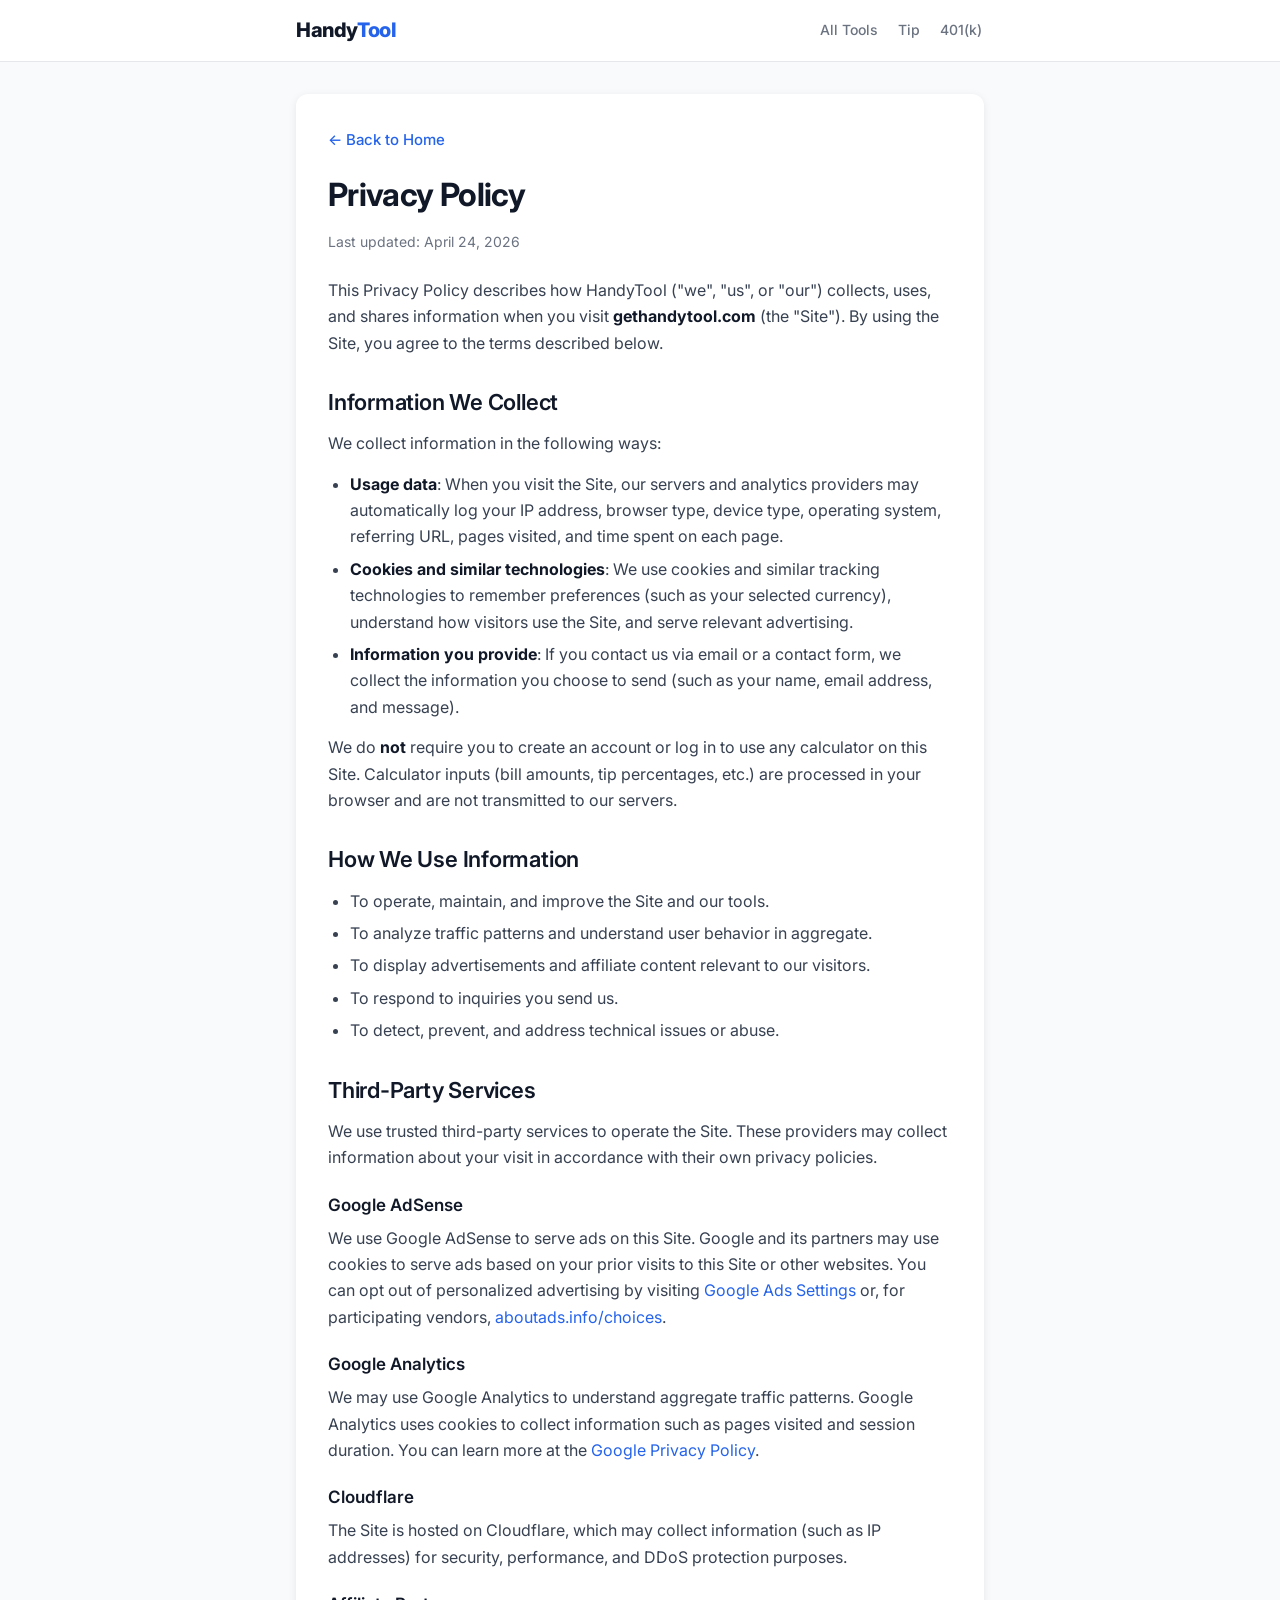
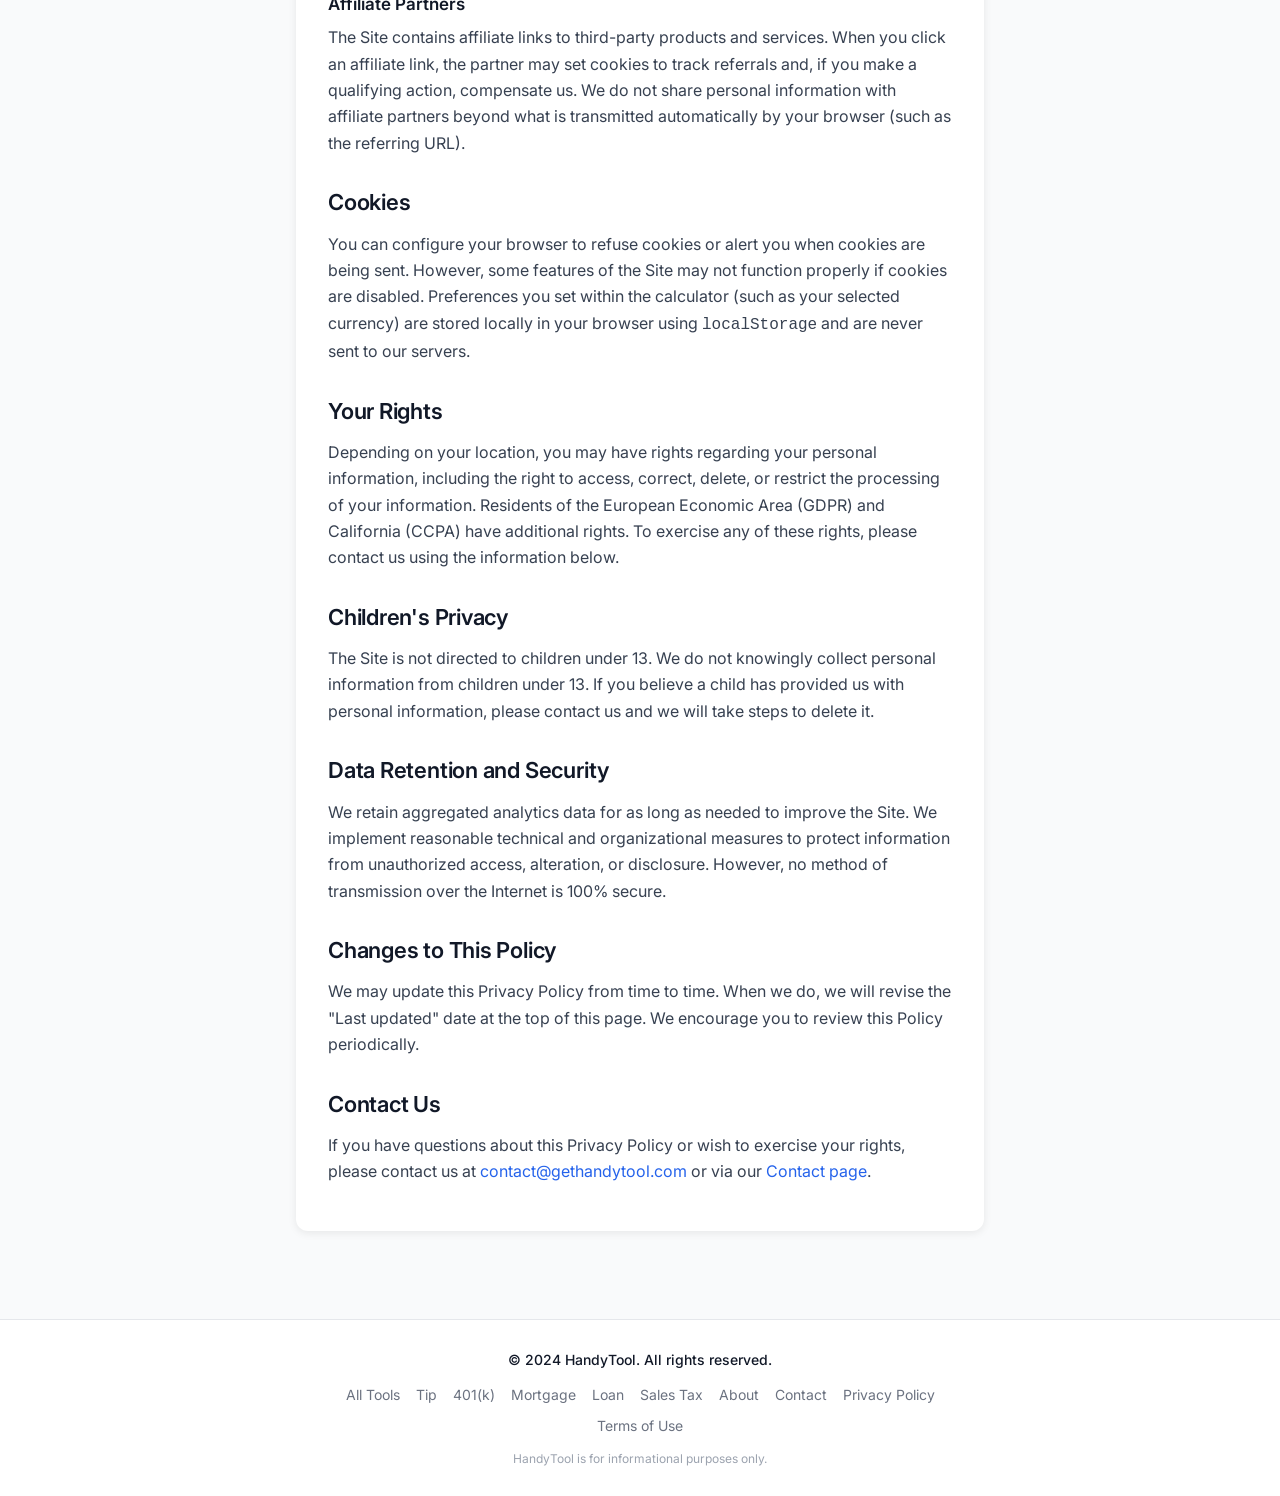
<file: privacy.html>
<!DOCTYPE html>
<html lang="en">
<head>
<meta charset="UTF-8">
<meta name="viewport" content="width=device-width, initial-scale=1.0">
<link rel="icon" type="image/svg+xml" href="/favicon.svg">
<title>Privacy Policy | HandyTool</title>
<meta name="description" content="HandyTool privacy policy explains how we collect, use, and protect information on gethandytool.com.">
<link rel="canonical" href="https://gethandytool.com/privacy.html">
<meta name="robots" content="index, follow">
<link rel="preconnect" href="https://fonts.googleapis.com">
<link rel="preconnect" href="https://fonts.gstatic.com" crossorigin>
<link href="https://fonts.googleapis.com/css2?family=Inter:wght@400;500;600;700;800&display=swap" rel="stylesheet">
<link rel="stylesheet" href="page.css">

<!-- Google tag (gtag.js) -->
<script async src="https://www.googletagmanager.com/gtag/js?id=G-HFT1427Z23"></script>
<script>
  window.dataLayer = window.dataLayer || [];
  function gtag(){dataLayer.push(arguments);}
  gtag('js', new Date());
  gtag('config', 'G-HFT1427Z23');
</script>

<!-- Google AdSense -->
<script async src="https://pagead2.googlesyndication.com/pagead/js/adsbygoogle.js?client=ca-pub-7164402025911671" crossorigin="anonymous"></script>
</head>
<body>

<header class="site-header">
  <div class="container">
    <a href="/" class="logo">Handy<span>Tool</span></a>
    <nav class="tool-nav" aria-label="Calculators">
      <a href="tools.html">All Tools</a>
      <a href="/">Tip</a>
      <a href="401k.html">401(k)</a>
    </nav>
  </div>
</header>

<main>
  <div class="container">
    <article class="article">
      <a href="/" class="back-home">← Back to Home</a>
      <h1>Privacy Policy</h1>
      <p class="updated">Last updated: April 24, 2026</p>

      <p>This Privacy Policy describes how HandyTool ("we", "us", or "our") collects, uses, and shares information when you visit <strong>gethandytool.com</strong> (the "Site"). By using the Site, you agree to the terms described below.</p>

      <h2>Information We Collect</h2>
      <p>We collect information in the following ways:</p>
      <ul>
        <li><strong>Usage data</strong>: When you visit the Site, our servers and analytics providers may automatically log your IP address, browser type, device type, operating system, referring URL, pages visited, and time spent on each page.</li>
        <li><strong>Cookies and similar technologies</strong>: We use cookies and similar tracking technologies to remember preferences (such as your selected currency), understand how visitors use the Site, and serve relevant advertising.</li>
        <li><strong>Information you provide</strong>: If you contact us via email or a contact form, we collect the information you choose to send (such as your name, email address, and message).</li>
      </ul>
      <p>We do <strong>not</strong> require you to create an account or log in to use any calculator on this Site. Calculator inputs (bill amounts, tip percentages, etc.) are processed in your browser and are not transmitted to our servers.</p>

      <h2>How We Use Information</h2>
      <ul>
        <li>To operate, maintain, and improve the Site and our tools.</li>
        <li>To analyze traffic patterns and understand user behavior in aggregate.</li>
        <li>To display advertisements and affiliate content relevant to our visitors.</li>
        <li>To respond to inquiries you send us.</li>
        <li>To detect, prevent, and address technical issues or abuse.</li>
      </ul>

      <h2>Third-Party Services</h2>
      <p>We use trusted third-party services to operate the Site. These providers may collect information about your visit in accordance with their own privacy policies.</p>

      <h3>Google AdSense</h3>
      <p>We use Google AdSense to serve ads on this Site. Google and its partners may use cookies to serve ads based on your prior visits to this Site or other websites. You can opt out of personalized advertising by visiting <a href="https://www.google.com/settings/ads" target="_blank" rel="noopener">Google Ads Settings</a> or, for participating vendors, <a href="https://www.aboutads.info/choices/" target="_blank" rel="noopener">aboutads.info/choices</a>.</p>

      <h3>Google Analytics</h3>
      <p>We may use Google Analytics to understand aggregate traffic patterns. Google Analytics uses cookies to collect information such as pages visited and session duration. You can learn more at the <a href="https://policies.google.com/privacy" target="_blank" rel="noopener">Google Privacy Policy</a>.</p>

      <h3>Cloudflare</h3>
      <p>The Site is hosted on Cloudflare, which may collect information (such as IP addresses) for security, performance, and DDoS protection purposes.</p>

      <h3>Affiliate Partners</h3>
      <p>The Site contains affiliate links to third-party products and services. When you click an affiliate link, the partner may set cookies to track referrals and, if you make a qualifying action, compensate us. We do not share personal information with affiliate partners beyond what is transmitted automatically by your browser (such as the referring URL).</p>

      <h2>Cookies</h2>
      <p>You can configure your browser to refuse cookies or alert you when cookies are being sent. However, some features of the Site may not function properly if cookies are disabled. Preferences you set within the calculator (such as your selected currency) are stored locally in your browser using <code>localStorage</code> and are never sent to our servers.</p>

      <h2>Your Rights</h2>
      <p>Depending on your location, you may have rights regarding your personal information, including the right to access, correct, delete, or restrict the processing of your information. Residents of the European Economic Area (GDPR) and California (CCPA) have additional rights. To exercise any of these rights, please contact us using the information below.</p>

      <h2>Children's Privacy</h2>
      <p>The Site is not directed to children under 13. We do not knowingly collect personal information from children under 13. If you believe a child has provided us with personal information, please contact us and we will take steps to delete it.</p>

      <h2>Data Retention and Security</h2>
      <p>We retain aggregated analytics data for as long as needed to improve the Site. We implement reasonable technical and organizational measures to protect information from unauthorized access, alteration, or disclosure. However, no method of transmission over the Internet is 100% secure.</p>

      <h2>Changes to This Policy</h2>
      <p>We may update this Privacy Policy from time to time. When we do, we will revise the "Last updated" date at the top of this page. We encourage you to review this Policy periodically.</p>

      <h2>Contact Us</h2>
      <p>If you have questions about this Privacy Policy or wish to exercise your rights, please contact us at <a href="mailto:contact@gethandytool.com">contact@gethandytool.com</a> or via our <a href="contact.html">Contact page</a>.</p>
    </article>
  </div>
</main>

<footer class="site-footer">
  <div class="container footer-inner">
    <div class="footer-copy">© 2024 HandyTool. All rights reserved.</div>
    <nav class="footer-links" aria-label="Footer">
      <a href="tools.html">All Tools</a>
      <a href="/">Tip</a>
      <a href="401k.html">401(k)</a>
      <a href="mortgage.html">Mortgage</a>
      <a href="loan.html">Loan</a>
      <a href="sales-tax.html">Sales Tax</a>
      <a href="about.html">About</a>
      <a href="contact.html">Contact</a>
      <a href="privacy.html">Privacy Policy</a>
      <a href="terms.html">Terms of Use</a>
    </nav>
    <div class="footer-disclaimer">HandyTool is for informational purposes only.</div>
  </div>
</footer>

</body>
</html>
</file>
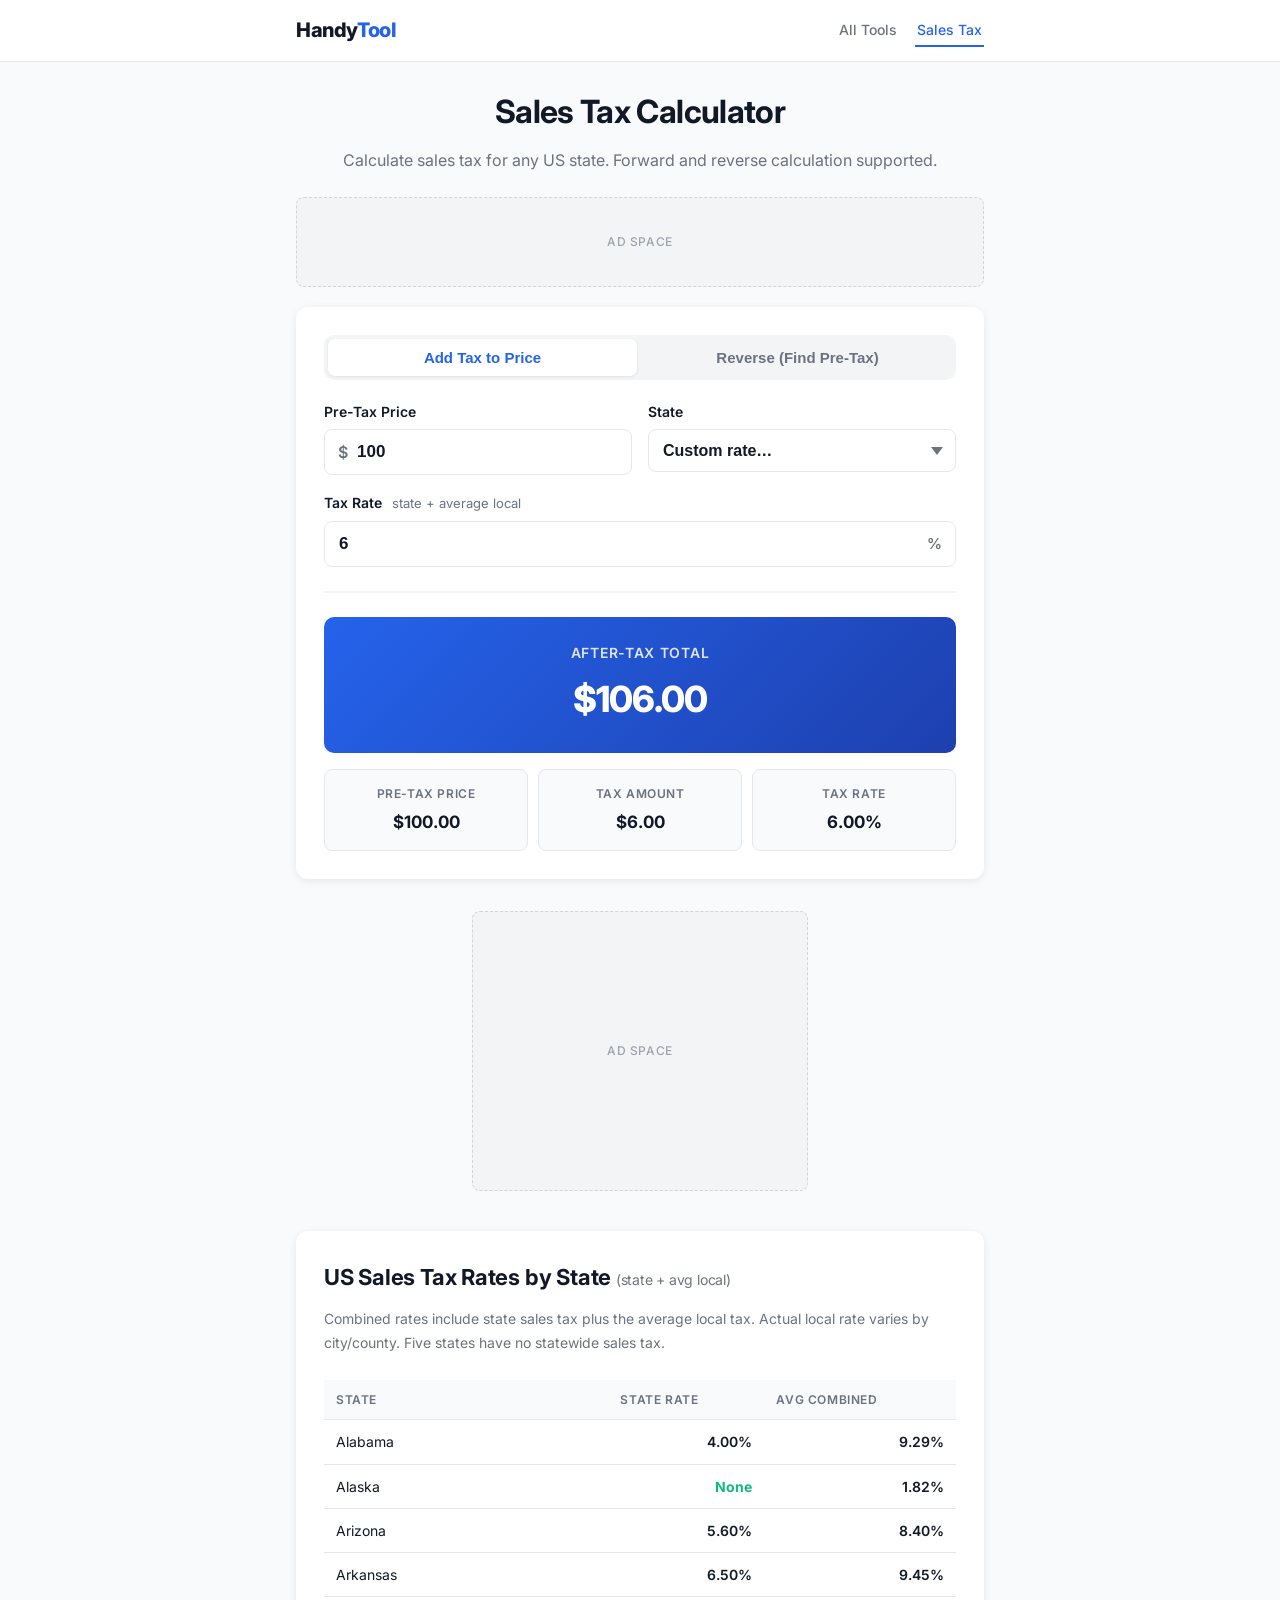
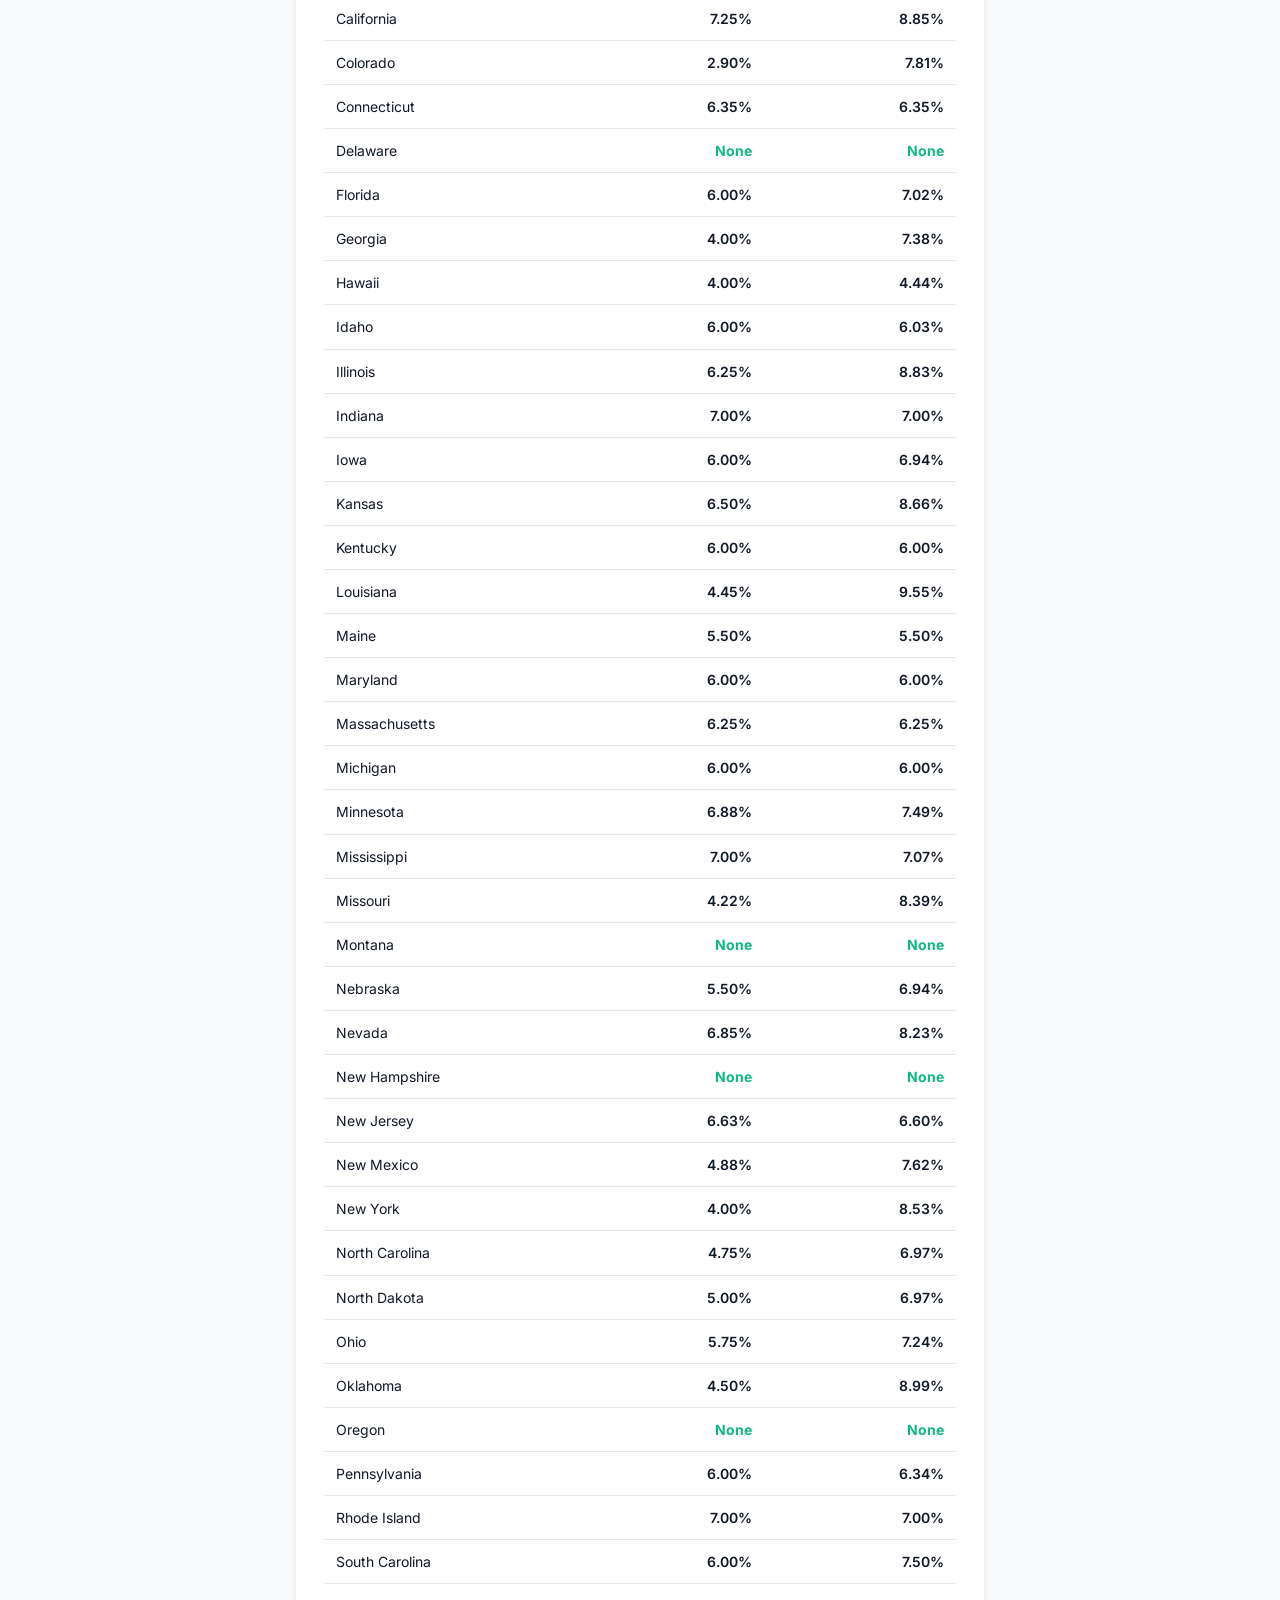
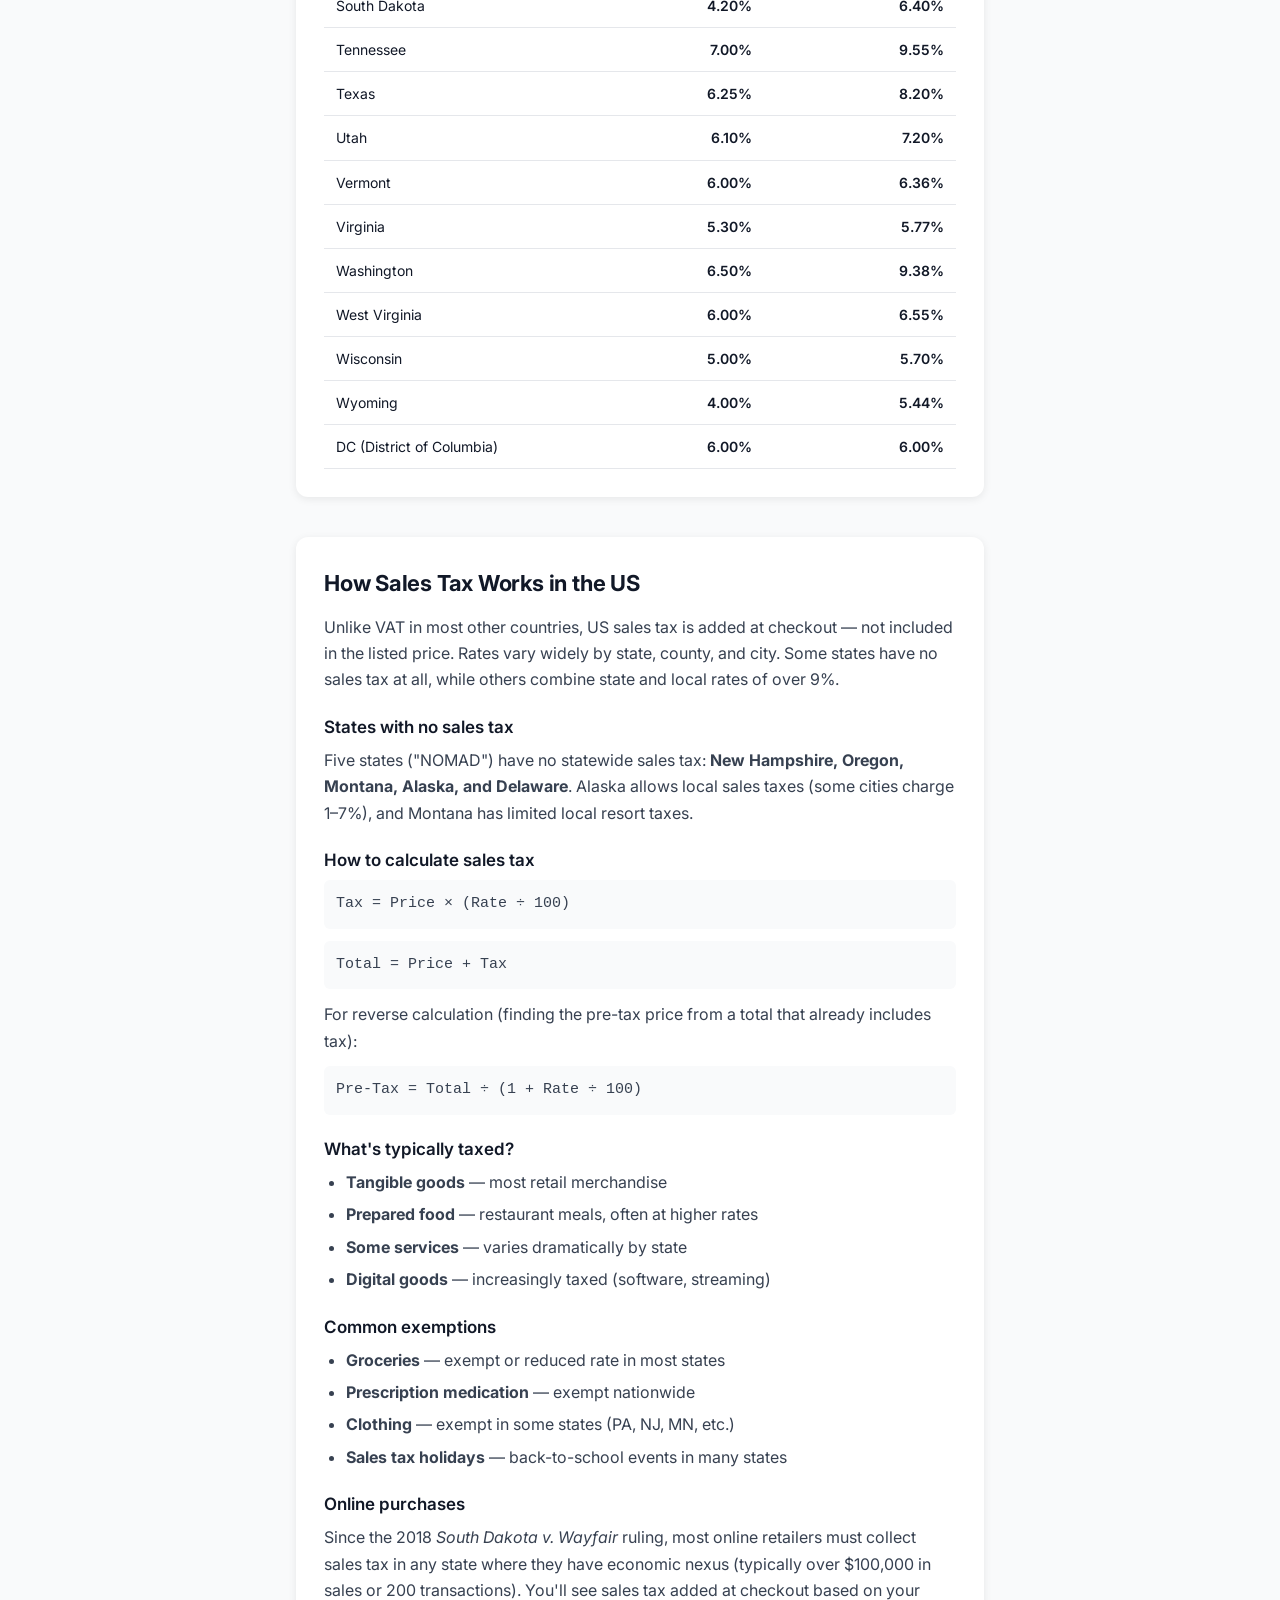
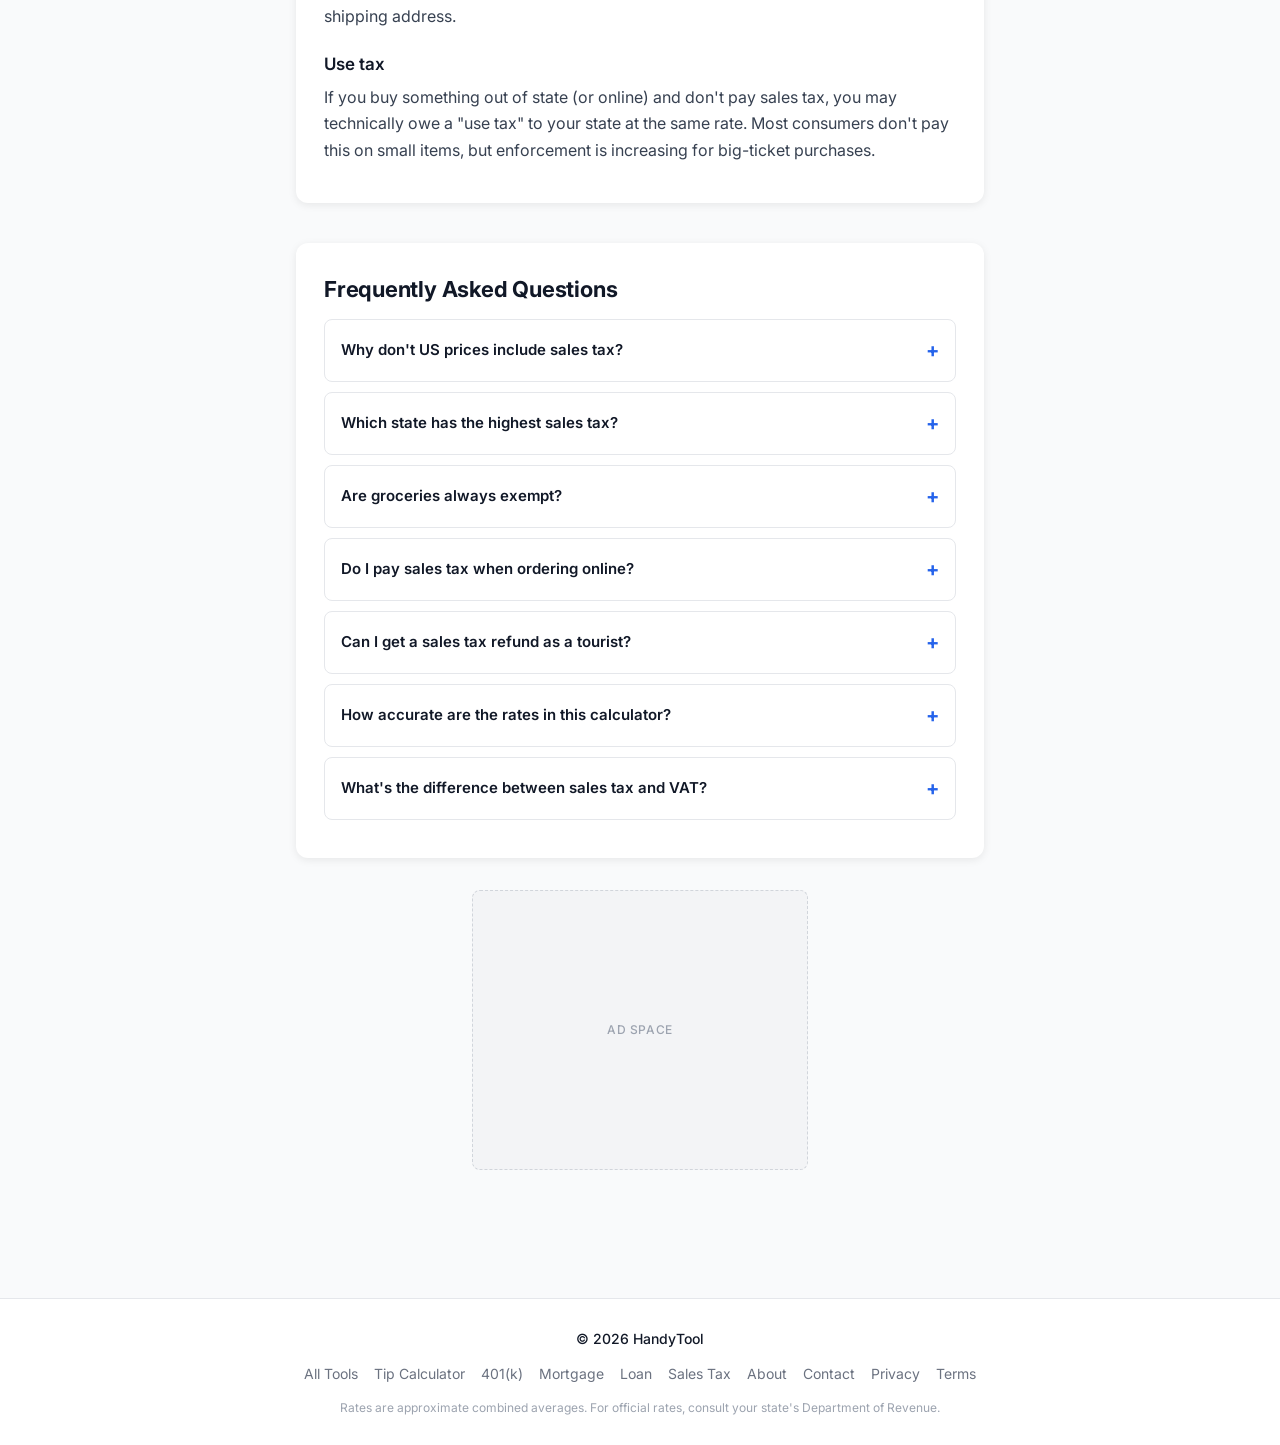
<file: sales-tax.html>
<!DOCTYPE html>
<html lang="en">
<head>
<meta charset="UTF-8">
<meta name="viewport" content="width=device-width, initial-scale=1.0">
<link rel="icon" type="image/svg+xml" href="/favicon.svg">
<title>Sales Tax Calculator — All 50 US States | HandyTool</title>
<meta name="description" content="Free sales tax calculator for all 50 US states. Calculate sales tax on any purchase, find state and average local tax rates, and see before-tax or after-tax prices.">
<meta name="keywords" content="sales tax calculator, US sales tax, state sales tax, sales tax by state, reverse sales tax calculator, before tax calculator, after tax price">
<link rel="canonical" href="https://gethandytool.com/sales-tax.html">
<meta name="robots" content="index, follow">

<!-- Open Graph -->
<meta property="og:title" content="Sales Tax Calculator — All 50 US States | HandyTool">
<meta property="og:description" content="Calculate sales tax for any US state. Forward and reverse calculation supported.">
<meta property="og:type" content="website">
<meta property="og:url" content="https://gethandytool.com/sales-tax.html">
<meta property="og:site_name" content="HandyTool">

<!-- Twitter -->
<meta name="twitter:card" content="summary_large_image">
<meta name="twitter:title" content="Sales Tax Calculator — 50 States | HandyTool">
<meta name="twitter:description" content="Calculate US sales tax: forward, reverse, and by state.">

<!-- Schema.org -->
<script type="application/ld+json">
{
  "@context": "https://schema.org",
  "@type": "WebApplication",
  "name": "HandyTool Sales Tax Calculator",
  "url": "https://gethandytool.com/sales-tax.html",
  "description": "Free US sales tax calculator with all 50 state rates",
  "applicationCategory": "FinanceApplication",
  "operatingSystem": "All",
  "offers": { "@type": "Offer", "price": "0", "priceCurrency": "USD" },
  "publisher": {
    "@type": "Organization",
    "name": "HandyTool",
    "url": "https://gethandytool.com/"
  }
}
</script>

<!-- Fonts -->
<link rel="preconnect" href="https://fonts.googleapis.com">
<link rel="preconnect" href="https://fonts.gstatic.com" crossorigin>
<link href="https://fonts.googleapis.com/css2?family=Inter:wght@400;500;600;700;800&display=swap" rel="stylesheet">
<link rel="stylesheet" href="page.css">

<!-- Google tag (gtag.js) -->
<script async src="https://www.googletagmanager.com/gtag/js?id=G-HFT1427Z23"></script>
<script>
  window.dataLayer = window.dataLayer || [];
  function gtag(){dataLayer.push(arguments);}
  gtag('js', new Date());
  gtag('config', 'G-HFT1427Z23');
</script>

<!-- Google AdSense -->
<script async src="https://pagead2.googlesyndication.com/pagead/js/adsbygoogle.js?client=ca-pub-7164402025911671" crossorigin="anonymous"></script>

<style>
  main { padding: 24px 0 48px; }
  section { margin-bottom: 40px; }

  .hero-title {
    font-size: 2rem;
    font-weight: 700;
    text-align: center;
    margin-bottom: 8px;
    letter-spacing: -0.02em;
  }
  .hero-sub {
    text-align: center;
    color: #6B7280;
    margin-bottom: 24px;
    font-size: 1rem;
  }
  @media (max-width: 480px) { .hero-title { font-size: 1.625rem; } }

  .calc-card {
    background: #FFFFFF;
    border-radius: 12px;
    box-shadow: 0 2px 8px rgba(0,0,0,0.08);
    padding: 28px;
  }
  @media (max-width: 480px) { .calc-card { padding: 18px; } }

  /* Mode toggle */
  .mode-toggle {
    display: grid;
    grid-template-columns: 1fr 1fr;
    gap: 6px;
    margin-bottom: 20px;
    background: #F3F4F6;
    padding: 4px;
    border-radius: 10px;
  }
  .mode-btn {
    padding: 10px;
    background: transparent;
    border: none;
    border-radius: 7px;
    color: #6B7280;
    font-weight: 600;
    font-size: 0.9375rem;
    cursor: pointer;
    transition: all 0.2s;
  }
  .mode-btn.active {
    background: #FFFFFF;
    color: #2563EB;
    box-shadow: 0 1px 3px rgba(0,0,0,0.08);
  }

  .input-grid {
    display: grid;
    grid-template-columns: 1fr;
    gap: 16px;
  }
  @media (min-width: 540px) {
    .input-grid { grid-template-columns: 1fr 1fr; }
  }

  .field-group { display: block; }
  .field-label {
    display: block;
    font-size: 0.875rem;
    font-weight: 600;
    color: #111827;
    margin-bottom: 6px;
  }
  .field-label .hint {
    font-weight: 400;
    color: #6B7280;
    margin-left: 6px;
    font-size: 0.8125rem;
  }
  .field-input-wrap {
    position: relative;
  }
  .field-input-wrap::before {
    content: attr(data-symbol);
    position: absolute;
    left: 14px;
    top: 50%;
    transform: translateY(-50%);
    color: #6B7280;
    font-weight: 600;
    font-size: 1rem;
    pointer-events: none;
  }
  .field-input-wrap.suffix::after {
    content: attr(data-suffix);
    position: absolute;
    right: 14px;
    top: 50%;
    transform: translateY(-50%);
    color: #6B7280;
    font-weight: 600;
    font-size: 0.9375rem;
    pointer-events: none;
  }
  .field-input {
    width: 100%;
    padding: 12px 14px 12px 32px;
    font-size: 1.0625rem;
    font-weight: 600;
    border: 1.5px solid #E5E7EB;
    border-radius: 8px;
    color: #111827;
    background: #FFFFFF;
    transition: border-color 0.2s;
  }
  .field-input.no-prefix { padding-left: 14px; }
  .field-input.with-suffix { padding-right: 50px; }
  .field-input:focus {
    outline: none;
    border-color: #2563EB;
    box-shadow: 0 0 0 3px rgba(37,99,235,0.12);
  }
  .field-select {
    width: 100%;
    padding: 12px 36px 12px 14px;
    font-size: 1rem;
    font-weight: 600;
    border: 1.5px solid #E5E7EB;
    border-radius: 8px;
    color: #111827;
    background: #FFFFFF url("data:image/svg+xml;utf8,<svg xmlns='http://www.w3.org/2000/svg' width='12' height='8' viewBox='0 0 12 8'><path fill='%236B7280' d='M6 8L0 0h12z'/></svg>") no-repeat right 12px center;
    -webkit-appearance: none;
    appearance: none;
    cursor: pointer;
    transition: border-color 0.2s;
  }
  .field-select:focus { outline: none; border-color: #2563EB; }

  .rate-info {
    margin-top: 8px;
    padding: 10px 12px;
    background: #EFF6FF;
    border: 1px solid #BFDBFE;
    border-radius: 8px;
    font-size: 0.8125rem;
    color: #1E40AF;
  }
  .rate-info strong { color: #1E3A8A; }

  /* Results */
  .result-section {
    margin-top: 24px;
    padding-top: 24px;
    border-top: 2px solid #F3F4F6;
  }
  .result-main {
    background: linear-gradient(135deg, #2563EB 0%, #1E40AF 100%);
    color: #FFFFFF;
    padding: 24px;
    border-radius: 10px;
    text-align: center;
    margin-bottom: 16px;
  }
  .result-main .result-label {
    font-size: 0.875rem;
    opacity: 0.85;
    text-transform: uppercase;
    letter-spacing: 0.05em;
    font-weight: 600;
    margin-bottom: 6px;
  }
  .result-main .result-value {
    font-size: 2.25rem;
    font-weight: 800;
    letter-spacing: -0.02em;
  }
  @media (max-width: 480px) {
    .result-main .result-value { font-size: 1.875rem; }
  }

  .result-grid {
    display: grid;
    grid-template-columns: 1fr 1fr 1fr;
    gap: 10px;
  }
  @media (max-width: 480px) {
    .result-grid { grid-template-columns: 1fr 1fr; }
  }
  .result-item {
    background: #F9FAFB;
    border: 1px solid #E5E7EB;
    border-radius: 8px;
    padding: 14px;
    text-align: center;
  }
  .result-item .label {
    font-size: 0.75rem;
    color: #6B7280;
    text-transform: uppercase;
    letter-spacing: 0.05em;
    font-weight: 600;
    margin-bottom: 4px;
  }
  .result-item .value {
    font-size: 1.0625rem;
    font-weight: 700;
    color: #111827;
  }

  /* Ad placeholders */
  .ad-banner-top, .ad-rect-middle, .ad-rect-bottom {
    background: #F3F4F6;
    border: 1px dashed #D1D5DB;
    color: #9CA3AF;
    text-align: center;
    font-size: 0.75rem;
    font-weight: 500;
    letter-spacing: 0.05em;
    text-transform: uppercase;
    display: flex;
    align-items: center;
    justify-content: center;
    border-radius: 8px;
    margin: 20px auto;
    width: 100%;
  }
  .ad-banner-top { min-height: 90px; max-width: 728px; }
  @media (max-width: 600px) { .ad-banner-top { min-height: 50px; max-width: 320px; } }
  .ad-rect-middle, .ad-rect-bottom { min-height: 280px; max-width: 336px; margin: 32px auto; }

  /* State table */
  .state-table {
    width: 100%;
    border-collapse: collapse;
    font-size: 0.875rem;
    margin-top: 14px;
  }
  .state-table th, .state-table td {
    padding: 10px 12px;
    text-align: left;
    border-bottom: 1px solid #E5E7EB;
  }
  .state-table th {
    background: #F9FAFB;
    font-weight: 600;
    color: #6B7280;
    text-transform: uppercase;
    font-size: 0.75rem;
    letter-spacing: 0.05em;
  }
  .state-table td { color: #111827; }
  .state-table td:nth-child(2), .state-table td:nth-child(3) { text-align: right; font-weight: 600; }
  .state-table tbody tr:hover { background: #F9FAFB; }
  .state-table .no-tax { color: #10B981; font-weight: 700; }
  @media (max-width: 480px) {
    .state-table th, .state-table td { padding: 8px 6px; font-size: 0.8125rem; }
  }

  /* FAQ */
  .faq-item {
    background: #FFFFFF;
    border: 1px solid #E5E7EB;
    border-radius: 8px;
    margin-bottom: 10px;
    overflow: hidden;
  }
  .faq-q {
    display: flex;
    justify-content: space-between;
    align-items: center;
    padding: 14px 16px;
    font-weight: 600;
    color: #111827;
    cursor: pointer;
    font-size: 0.9375rem;
  }
  .faq-q .plus {
    color: #2563EB;
    font-size: 1.25rem;
    font-weight: 700;
    transition: transform 0.2s;
  }
  .faq-item.open .faq-q .plus { transform: rotate(45deg); }
  .faq-a {
    display: none;
    padding: 0 16px 14px;
    color: #374151;
    font-size: 0.9375rem;
    line-height: 1.6;
  }
  .faq-item.open .faq-a { display: block; }

  /* Info section */
  .info-card {
    background: #FFFFFF;
    border-radius: 12px;
    box-shadow: 0 2px 8px rgba(0,0,0,0.08);
    padding: 28px;
  }
  @media (max-width: 480px) { .info-card { padding: 20px; } }
  .info-card h2 {
    font-size: 1.375rem;
    font-weight: 700;
    margin-bottom: 12px;
    letter-spacing: -0.01em;
  }
  .info-card h3 {
    font-size: 1.0625rem;
    font-weight: 600;
    margin: 20px 0 6px;
  }
  .info-card p { margin-bottom: 12px; color: #374151; }
  .info-card ul { margin: 0 0 14px 22px; color: #374151; }
  .info-card li { margin-bottom: 6px; }
</style>
</head>
<body>

<header class="site-header">
  <div class="container">
    <a href="/" class="logo">Handy<span>Tool</span></a>
    <nav class="tool-nav">
      <a href="/tools.html">All Tools</a>
      <a href="/sales-tax.html" class="active">Sales Tax</a>
    </nav>
  </div>
</header>

<main>
  <div class="container">

    <section>
      <h1 class="hero-title">Sales Tax Calculator</h1>
      <p class="hero-sub">Calculate sales tax for any US state. Forward and reverse calculation supported.</p>

      <div class="ad-banner-top">Ad space</div>

      <div class="calc-card">

        <div class="mode-toggle" role="tablist">
          <button type="button" class="mode-btn active" id="mode-forward">Add Tax to Price</button>
          <button type="button" class="mode-btn" id="mode-reverse">Reverse (Find Pre-Tax)</button>
        </div>

        <div class="input-grid">
          <div class="field-group">
            <label class="field-label" for="price-input"><span id="price-label">Pre-Tax Price</span></label>
            <div class="field-input-wrap" data-symbol="$">
              <input class="field-input" type="number" id="price-input" value="100" min="0" step="0.01">
            </div>
          </div>

          <div class="field-group">
            <label class="field-label" for="state-select">State</label>
            <select class="field-select" id="state-select">
              <option value="custom" data-rate="">Custom rate…</option>
            </select>
          </div>
        </div>

        <div class="field-group" style="margin-top:16px;">
          <label class="field-label" for="rate-input">Tax Rate <span class="hint">state + average local</span></label>
          <div class="field-input-wrap suffix" data-symbol="" data-suffix="%">
            <input class="field-input no-prefix with-suffix" type="number" id="rate-input" value="6" min="0" step="0.01">
          </div>
          <div class="rate-info" id="rate-info" style="display:none;"></div>
        </div>

        <div class="result-section">
          <div class="result-main">
            <div class="result-label" id="result-main-label">After-Tax Total</div>
            <div class="result-value" id="r-total">$106.00</div>
          </div>

          <div class="result-grid">
            <div class="result-item">
              <div class="label" id="r-base-label">Pre-Tax Price</div>
              <div class="value" id="r-base">$100.00</div>
            </div>
            <div class="result-item">
              <div class="label">Tax Amount</div>
              <div class="value" id="r-tax">$6.00</div>
            </div>
            <div class="result-item">
              <div class="label">Tax Rate</div>
              <div class="value" id="r-rate">6.00%</div>
            </div>
          </div>
        </div>
      </div>

      <div class="ad-rect-middle">Ad space</div>
    </section>

    <section>
      <div class="info-card">
        <h2>US Sales Tax Rates by State <span style="font-weight:400;color:#6B7280;font-size:0.875rem;">(state + avg local)</span></h2>
        <p style="font-size:0.875rem;color:#6B7280;">Combined rates include state sales tax plus the average local tax. Actual local rate varies by city/county. Five states have no statewide sales tax.</p>
        <div style="overflow-x:auto;">
          <table class="state-table">
            <thead>
              <tr><th>State</th><th>State Rate</th><th>Avg Combined</th></tr>
            </thead>
            <tbody id="state-tbody"></tbody>
          </table>
        </div>
      </div>
    </section>

    <section>
      <div class="info-card">
        <h2>How Sales Tax Works in the US</h2>
        <p>Unlike VAT in most other countries, US sales tax is added at checkout — not included in the listed price. Rates vary widely by state, county, and city. Some states have no sales tax at all, while others combine state and local rates of over 9%.</p>

        <h3>States with no sales tax</h3>
        <p>Five states ("NOMAD") have no statewide sales tax: <strong>New Hampshire, Oregon, Montana, Alaska, and Delaware</strong>. Alaska allows local sales taxes (some cities charge 1–7%), and Montana has limited local resort taxes.</p>

        <h3>How to calculate sales tax</h3>
        <p style="background:#F9FAFB;padding:12px;border-radius:6px;font-family:monospace;font-size:0.9375rem;">Tax = Price × (Rate ÷ 100)</p>
        <p style="background:#F9FAFB;padding:12px;border-radius:6px;font-family:monospace;font-size:0.9375rem;">Total = Price + Tax</p>
        <p>For reverse calculation (finding the pre-tax price from a total that already includes tax):</p>
        <p style="background:#F9FAFB;padding:12px;border-radius:6px;font-family:monospace;font-size:0.9375rem;">Pre-Tax = Total ÷ (1 + Rate ÷ 100)</p>

        <h3>What's typically taxed?</h3>
        <ul>
          <li><strong>Tangible goods</strong> — most retail merchandise</li>
          <li><strong>Prepared food</strong> — restaurant meals, often at higher rates</li>
          <li><strong>Some services</strong> — varies dramatically by state</li>
          <li><strong>Digital goods</strong> — increasingly taxed (software, streaming)</li>
        </ul>

        <h3>Common exemptions</h3>
        <ul>
          <li><strong>Groceries</strong> — exempt or reduced rate in most states</li>
          <li><strong>Prescription medication</strong> — exempt nationwide</li>
          <li><strong>Clothing</strong> — exempt in some states (PA, NJ, MN, etc.)</li>
          <li><strong>Sales tax holidays</strong> — back-to-school events in many states</li>
        </ul>

        <h3>Online purchases</h3>
        <p>Since the 2018 <em>South Dakota v. Wayfair</em> ruling, most online retailers must collect sales tax in any state where they have economic nexus (typically over $100,000 in sales or 200 transactions). You'll see sales tax added at checkout based on your shipping address.</p>

        <h3>Use tax</h3>
        <p>If you buy something out of state (or online) and don't pay sales tax, you may technically owe a "use tax" to your state at the same rate. Most consumers don't pay this on small items, but enforcement is increasing for big-ticket purchases.</p>
      </div>
    </section>

    <section>
      <div class="info-card">
        <h2>Frequently Asked Questions</h2>

        <div class="faq-item">
          <div class="faq-q">Why don't US prices include sales tax? <span class="plus">+</span></div>
          <div class="faq-a">Because rates vary by state, county, and city, retailers post pre-tax prices and add tax at checkout. A price tag in Nashville is correct for both Tennessee residents and visitors — only the final total differs based on local rates.</div>
        </div>

        <div class="faq-item">
          <div class="faq-q">Which state has the highest sales tax? <span class="plus">+</span></div>
          <div class="faq-a">By combined state + average local rate, Louisiana, Tennessee, Arkansas, and Washington top the list at around 9–10%. By state-only rate, California (7.25%) is the highest, but local additions can push other states higher overall.</div>
        </div>

        <div class="faq-item">
          <div class="faq-q">Are groceries always exempt? <span class="plus">+</span></div>
          <div class="faq-a">No. About a dozen states still tax groceries (often at reduced rates). Many states distinguish "essential groceries" (exempt) from "prepared food" (taxed), which can get confusing — a hot rotisserie chicken may be taxed while a raw one isn't.</div>
        </div>

        <div class="faq-item">
          <div class="faq-q">Do I pay sales tax when ordering online? <span class="plus">+</span></div>
          <div class="faq-a">Yes, in nearly all cases. After the 2018 <em>Wayfair</em> ruling, online retailers collect sales tax based on your shipping address. The rate matches your local combined rate, even if the seller is across the country.</div>
        </div>

        <div class="faq-item">
          <div class="faq-q">Can I get a sales tax refund as a tourist? <span class="plus">+</span></div>
          <div class="faq-a">The US has no nationwide tourist VAT-refund program like many countries. Louisiana and Texas offer limited refund programs for international visitors at participating stores; otherwise, sales tax is not refundable.</div>
        </div>

        <div class="faq-item">
          <div class="faq-q">How accurate are the rates in this calculator? <span class="plus">+</span></div>
          <div class="faq-a">State rates are stable, but local rates change frequently. The combined average is a reasonable estimate, but for exact tax (e.g., quoting a customer or filing taxes), check your specific city/county rate at your state Department of Revenue.</div>
        </div>

        <div class="faq-item">
          <div class="faq-q">What's the difference between sales tax and VAT? <span class="plus">+</span></div>
          <div class="faq-a">Sales tax is collected only at the final point of sale to the consumer. VAT (value-added tax, used in Europe and most of the world) is collected at every step of production with credits along the way. VAT is included in displayed prices; US sales tax is added at checkout.</div>
        </div>
      </div>

      <div class="ad-rect-bottom">Ad space</div>
    </section>

  </div>
</main>

<footer class="site-footer">
  <div class="container footer-inner">
    <div class="footer-copy">© <span id="footer-year">2026</span> HandyTool</div>
    <div class="footer-links">
      <a href="/tools.html">All Tools</a>
      <a href="/">Tip Calculator</a>
      <a href="/401k.html">401(k)</a>
      <a href="/mortgage.html">Mortgage</a>
      <a href="/loan.html">Loan</a>
      <a href="/sales-tax.html">Sales Tax</a>
      <a href="/about.html">About</a>
      <a href="/contact.html">Contact</a>
      <a href="/privacy.html">Privacy</a>
      <a href="/terms.html">Terms</a>
    </div>
    <p class="footer-disclaimer">Rates are approximate combined averages. For official rates, consult your state's Department of Revenue.</p>
  </div>
</footer>

<script>
  document.getElementById('footer-year').textContent = new Date().getFullYear();

  const $ = (id) => document.getElementById(id);
  const fmt = (n) => '$' + n.toLocaleString('en-US', {minimumFractionDigits: 2, maximumFractionDigits: 2});

  // FAQ
  document.querySelectorAll('.faq-item').forEach((item) => {
    item.querySelector('.faq-q').addEventListener('click', () => item.classList.toggle('open'));
  });

  // US sales tax rates (state-only and approx avg combined as of recent years)
  // [name, stateRate, avgCombined]
  const STATES = [
    ['Alabama', 4.00, 9.29],
    ['Alaska', 0.00, 1.82],
    ['Arizona', 5.60, 8.40],
    ['Arkansas', 6.50, 9.45],
    ['California', 7.25, 8.85],
    ['Colorado', 2.90, 7.81],
    ['Connecticut', 6.35, 6.35],
    ['Delaware', 0.00, 0.00],
    ['Florida', 6.00, 7.02],
    ['Georgia', 4.00, 7.38],
    ['Hawaii', 4.00, 4.44],
    ['Idaho', 6.00, 6.03],
    ['Illinois', 6.25, 8.83],
    ['Indiana', 7.00, 7.00],
    ['Iowa', 6.00, 6.94],
    ['Kansas', 6.50, 8.66],
    ['Kentucky', 6.00, 6.00],
    ['Louisiana', 4.45, 9.55],
    ['Maine', 5.50, 5.50],
    ['Maryland', 6.00, 6.00],
    ['Massachusetts', 6.25, 6.25],
    ['Michigan', 6.00, 6.00],
    ['Minnesota', 6.875, 7.49],
    ['Mississippi', 7.00, 7.07],
    ['Missouri', 4.225, 8.39],
    ['Montana', 0.00, 0.00],
    ['Nebraska', 5.50, 6.94],
    ['Nevada', 6.85, 8.23],
    ['New Hampshire', 0.00, 0.00],
    ['New Jersey', 6.625, 6.60],
    ['New Mexico', 4.875, 7.62],
    ['New York', 4.00, 8.53],
    ['North Carolina', 4.75, 6.97],
    ['North Dakota', 5.00, 6.97],
    ['Ohio', 5.75, 7.24],
    ['Oklahoma', 4.50, 8.99],
    ['Oregon', 0.00, 0.00],
    ['Pennsylvania', 6.00, 6.34],
    ['Rhode Island', 7.00, 7.00],
    ['South Carolina', 6.00, 7.50],
    ['South Dakota', 4.20, 6.40],
    ['Tennessee', 7.00, 9.55],
    ['Texas', 6.25, 8.20],
    ['Utah', 6.10, 7.20],
    ['Vermont', 6.00, 6.36],
    ['Virginia', 5.30, 5.77],
    ['Washington', 6.50, 9.38],
    ['West Virginia', 6.00, 6.55],
    ['Wisconsin', 5.00, 5.70],
    ['Wyoming', 4.00, 5.44],
    ['DC (District of Columbia)', 6.00, 6.00]
  ];

  // Populate state dropdown
  const stateSelect = $('state-select');
  STATES.forEach(([name, st, comb]) => {
    const opt = document.createElement('option');
    opt.value = name;
    opt.dataset.rate = comb;
    opt.dataset.state = st;
    opt.textContent = `${name} — ${comb.toFixed(2)}%`;
    stateSelect.appendChild(opt);
  });

  // Populate state table
  const tbody = $('state-tbody');
  STATES.forEach(([name, st, comb]) => {
    const tr = document.createElement('tr');
    tr.innerHTML = `
      <td>${name}</td>
      <td>${st === 0 ? '<span class="no-tax">None</span>' : st.toFixed(2) + '%'}</td>
      <td>${comb === 0 ? '<span class="no-tax">None</span>' : comb.toFixed(2) + '%'}</td>
    `;
    tbody.appendChild(tr);
  });

  stateSelect.addEventListener('change', () => {
    const opt = stateSelect.selectedOptions[0];
    if (opt && opt.dataset.rate) {
      $('rate-input').value = parseFloat(opt.dataset.rate).toFixed(2);
      const st = parseFloat(opt.dataset.state);
      const comb = parseFloat(opt.dataset.rate);
      const info = $('rate-info');
      if (st === 0 && comb === 0) {
        info.innerHTML = `<strong>${opt.value}</strong> has no sales tax.`;
      } else {
        info.innerHTML = `<strong>${opt.value}</strong>: state rate ${st.toFixed(2)}%, avg combined (with local) ${comb.toFixed(2)}%.`;
      }
      info.style.display = 'block';
    } else {
      $('rate-info').style.display = 'none';
    }
    calc();
  });

  // Mode toggle
  let mode = 'forward';
  $('mode-forward').addEventListener('click', () => setMode('forward'));
  $('mode-reverse').addEventListener('click', () => setMode('reverse'));
  function setMode(m) {
    mode = m;
    $('mode-forward').classList.toggle('active', m === 'forward');
    $('mode-reverse').classList.toggle('active', m === 'reverse');
    if (m === 'forward') {
      $('price-label').textContent = 'Pre-Tax Price';
      $('result-main-label').textContent = 'After-Tax Total';
      $('r-base-label').textContent = 'Pre-Tax Price';
    } else {
      $('price-label').textContent = 'After-Tax Total';
      $('result-main-label').textContent = 'Pre-Tax Price';
      $('r-base-label').textContent = 'After-Tax Total';
    }
    calc();
  }

  function calc() {
    const price = Math.max(0, parseFloat($('price-input').value) || 0);
    const rate = Math.max(0, parseFloat($('rate-input').value) || 0);
    const r = rate / 100;

    let preTax, tax, total;
    if (mode === 'forward') {
      preTax = price;
      tax = price * r;
      total = price + tax;
      $('r-total').textContent = fmt(total);
      $('r-base').textContent = fmt(preTax);
    } else {
      total = price;
      preTax = (1 + r) > 0 ? price / (1 + r) : 0;
      tax = total - preTax;
      $('r-total').textContent = fmt(preTax);
      $('r-base').textContent = fmt(total);
    }
    $('r-tax').textContent = fmt(tax);
    $('r-rate').textContent = rate.toFixed(2) + '%';
  }

  ['price-input','rate-input'].forEach((id) => {
    $(id).addEventListener('input', calc);
    $(id).addEventListener('change', calc);
  });

  calc();
</script>

</body>
</html>
</file>
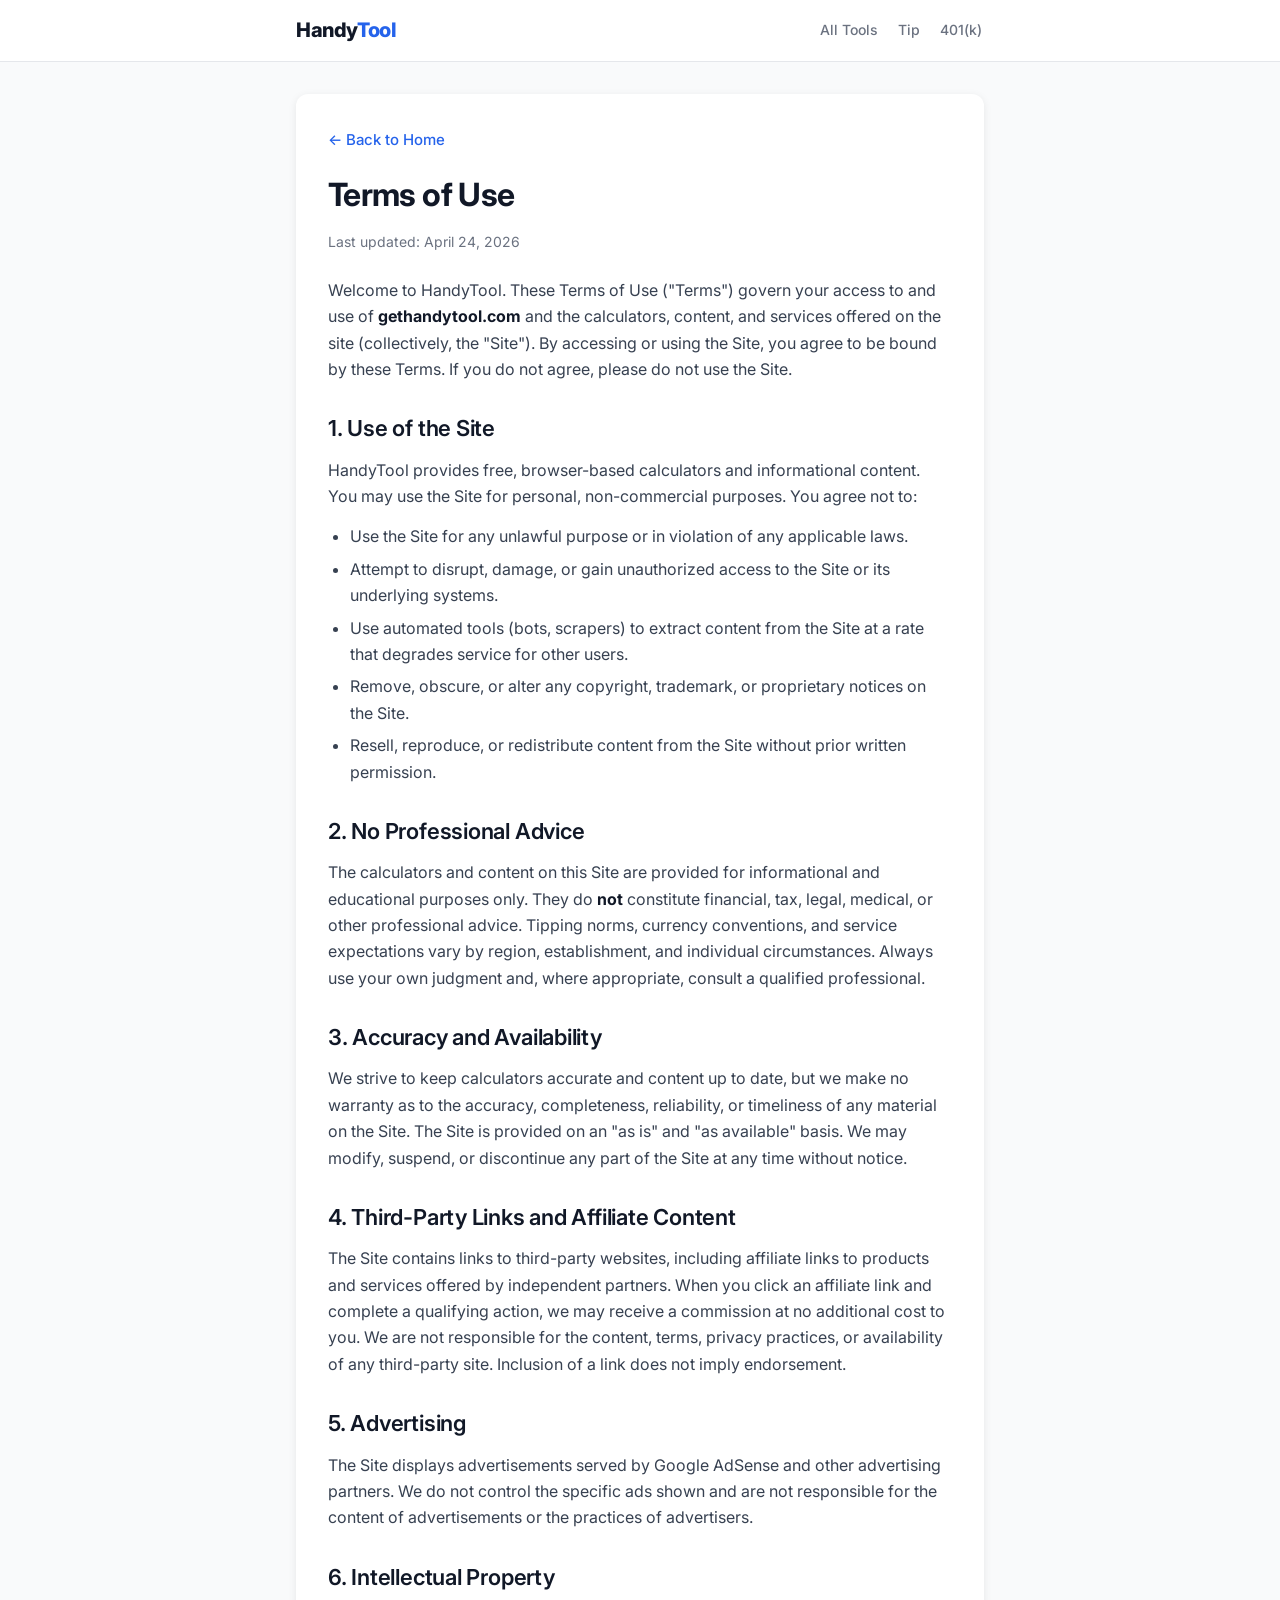
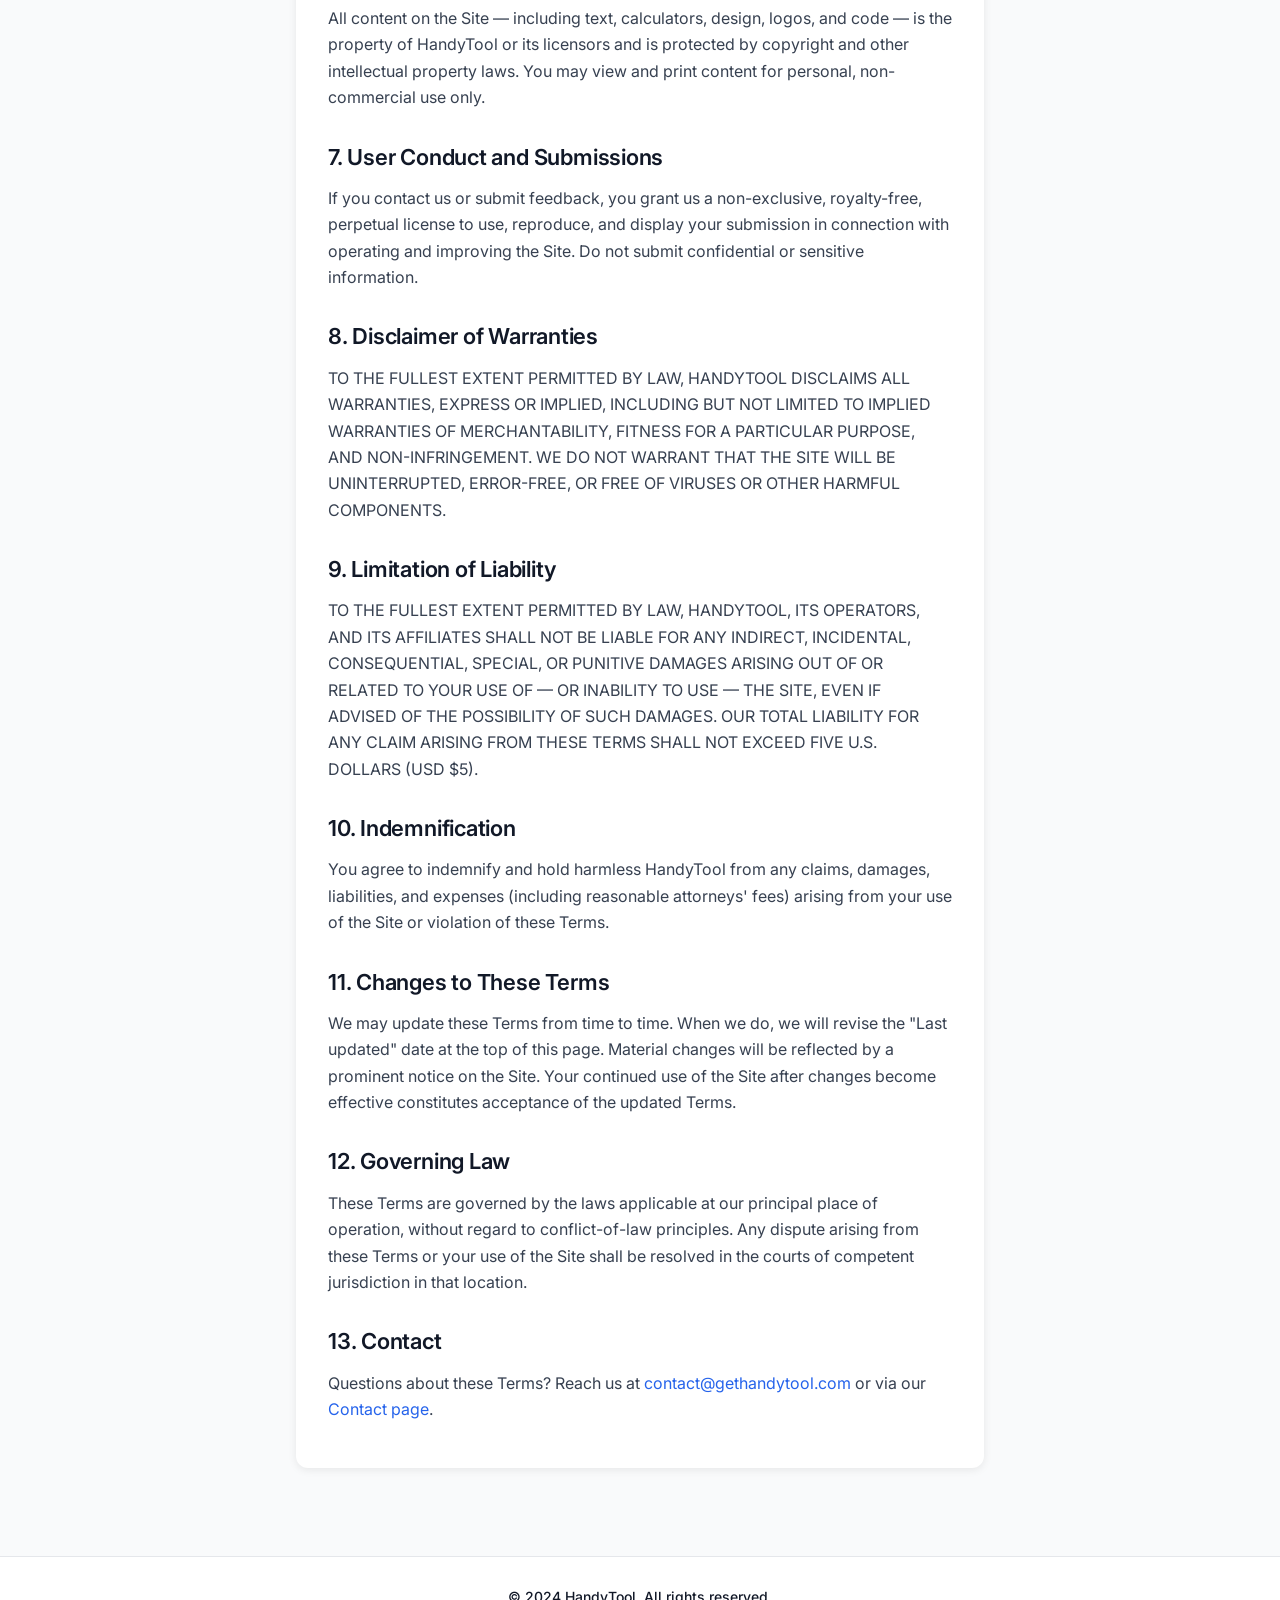
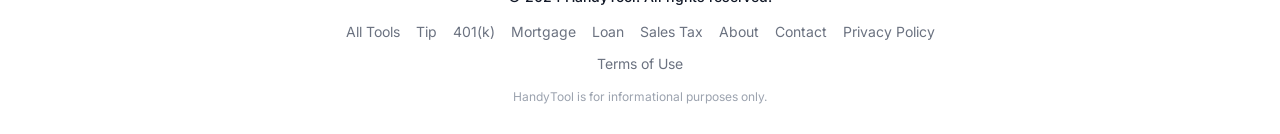
<file: terms.html>
<!DOCTYPE html>
<html lang="en">
<head>
<meta charset="UTF-8">
<meta name="viewport" content="width=device-width, initial-scale=1.0">
<link rel="icon" type="image/svg+xml" href="/favicon.svg">
<title>Terms of Use | HandyTool</title>
<meta name="description" content="Terms of Use governing your access to and use of HandyTool calculators and content at gethandytool.com.">
<link rel="canonical" href="https://gethandytool.com/terms.html">
<meta name="robots" content="index, follow">
<link rel="preconnect" href="https://fonts.googleapis.com">
<link rel="preconnect" href="https://fonts.gstatic.com" crossorigin>
<link href="https://fonts.googleapis.com/css2?family=Inter:wght@400;500;600;700;800&display=swap" rel="stylesheet">
<link rel="stylesheet" href="page.css">

<!-- Google tag (gtag.js) -->
<script async src="https://www.googletagmanager.com/gtag/js?id=G-HFT1427Z23"></script>
<script>
  window.dataLayer = window.dataLayer || [];
  function gtag(){dataLayer.push(arguments);}
  gtag('js', new Date());
  gtag('config', 'G-HFT1427Z23');
</script>

<!-- Google AdSense -->
<script async src="https://pagead2.googlesyndication.com/pagead/js/adsbygoogle.js?client=ca-pub-7164402025911671" crossorigin="anonymous"></script>
</head>
<body>

<header class="site-header">
  <div class="container">
    <a href="/" class="logo">Handy<span>Tool</span></a>
    <nav class="tool-nav" aria-label="Calculators">
      <a href="tools.html">All Tools</a>
      <a href="/">Tip</a>
      <a href="401k.html">401(k)</a>
    </nav>
  </div>
</header>

<main>
  <div class="container">
    <article class="article">
      <a href="/" class="back-home">← Back to Home</a>
      <h1>Terms of Use</h1>
      <p class="updated">Last updated: April 24, 2026</p>

      <p>Welcome to HandyTool. These Terms of Use ("Terms") govern your access to and use of <strong>gethandytool.com</strong> and the calculators, content, and services offered on the site (collectively, the "Site"). By accessing or using the Site, you agree to be bound by these Terms. If you do not agree, please do not use the Site.</p>

      <h2>1. Use of the Site</h2>
      <p>HandyTool provides free, browser-based calculators and informational content. You may use the Site for personal, non-commercial purposes. You agree not to:</p>
      <ul>
        <li>Use the Site for any unlawful purpose or in violation of any applicable laws.</li>
        <li>Attempt to disrupt, damage, or gain unauthorized access to the Site or its underlying systems.</li>
        <li>Use automated tools (bots, scrapers) to extract content from the Site at a rate that degrades service for other users.</li>
        <li>Remove, obscure, or alter any copyright, trademark, or proprietary notices on the Site.</li>
        <li>Resell, reproduce, or redistribute content from the Site without prior written permission.</li>
      </ul>

      <h2>2. No Professional Advice</h2>
      <p>The calculators and content on this Site are provided for informational and educational purposes only. They do <strong>not</strong> constitute financial, tax, legal, medical, or other professional advice. Tipping norms, currency conventions, and service expectations vary by region, establishment, and individual circumstances. Always use your own judgment and, where appropriate, consult a qualified professional.</p>

      <h2>3. Accuracy and Availability</h2>
      <p>We strive to keep calculators accurate and content up to date, but we make no warranty as to the accuracy, completeness, reliability, or timeliness of any material on the Site. The Site is provided on an "as is" and "as available" basis. We may modify, suspend, or discontinue any part of the Site at any time without notice.</p>

      <h2>4. Third-Party Links and Affiliate Content</h2>
      <p>The Site contains links to third-party websites, including affiliate links to products and services offered by independent partners. When you click an affiliate link and complete a qualifying action, we may receive a commission at no additional cost to you. We are not responsible for the content, terms, privacy practices, or availability of any third-party site. Inclusion of a link does not imply endorsement.</p>

      <h2>5. Advertising</h2>
      <p>The Site displays advertisements served by Google AdSense and other advertising partners. We do not control the specific ads shown and are not responsible for the content of advertisements or the practices of advertisers.</p>

      <h2>6. Intellectual Property</h2>
      <p>All content on the Site — including text, calculators, design, logos, and code — is the property of HandyTool or its licensors and is protected by copyright and other intellectual property laws. You may view and print content for personal, non-commercial use only.</p>

      <h2>7. User Conduct and Submissions</h2>
      <p>If you contact us or submit feedback, you grant us a non-exclusive, royalty-free, perpetual license to use, reproduce, and display your submission in connection with operating and improving the Site. Do not submit confidential or sensitive information.</p>

      <h2>8. Disclaimer of Warranties</h2>
      <p>TO THE FULLEST EXTENT PERMITTED BY LAW, HANDYTOOL DISCLAIMS ALL WARRANTIES, EXPRESS OR IMPLIED, INCLUDING BUT NOT LIMITED TO IMPLIED WARRANTIES OF MERCHANTABILITY, FITNESS FOR A PARTICULAR PURPOSE, AND NON-INFRINGEMENT. WE DO NOT WARRANT THAT THE SITE WILL BE UNINTERRUPTED, ERROR-FREE, OR FREE OF VIRUSES OR OTHER HARMFUL COMPONENTS.</p>

      <h2>9. Limitation of Liability</h2>
      <p>TO THE FULLEST EXTENT PERMITTED BY LAW, HANDYTOOL, ITS OPERATORS, AND ITS AFFILIATES SHALL NOT BE LIABLE FOR ANY INDIRECT, INCIDENTAL, CONSEQUENTIAL, SPECIAL, OR PUNITIVE DAMAGES ARISING OUT OF OR RELATED TO YOUR USE OF — OR INABILITY TO USE — THE SITE, EVEN IF ADVISED OF THE POSSIBILITY OF SUCH DAMAGES. OUR TOTAL LIABILITY FOR ANY CLAIM ARISING FROM THESE TERMS SHALL NOT EXCEED FIVE U.S. DOLLARS (USD $5).</p>

      <h2>10. Indemnification</h2>
      <p>You agree to indemnify and hold harmless HandyTool from any claims, damages, liabilities, and expenses (including reasonable attorneys' fees) arising from your use of the Site or violation of these Terms.</p>

      <h2>11. Changes to These Terms</h2>
      <p>We may update these Terms from time to time. When we do, we will revise the "Last updated" date at the top of this page. Material changes will be reflected by a prominent notice on the Site. Your continued use of the Site after changes become effective constitutes acceptance of the updated Terms.</p>

      <h2>12. Governing Law</h2>
      <p>These Terms are governed by the laws applicable at our principal place of operation, without regard to conflict-of-law principles. Any dispute arising from these Terms or your use of the Site shall be resolved in the courts of competent jurisdiction in that location.</p>

      <h2>13. Contact</h2>
      <p>Questions about these Terms? Reach us at <a href="mailto:contact@gethandytool.com">contact@gethandytool.com</a> or via our <a href="contact.html">Contact page</a>.</p>
    </article>
  </div>
</main>

<footer class="site-footer">
  <div class="container footer-inner">
    <div class="footer-copy">© 2024 HandyTool. All rights reserved.</div>
    <nav class="footer-links" aria-label="Footer">
      <a href="tools.html">All Tools</a>
      <a href="/">Tip</a>
      <a href="401k.html">401(k)</a>
      <a href="mortgage.html">Mortgage</a>
      <a href="loan.html">Loan</a>
      <a href="sales-tax.html">Sales Tax</a>
      <a href="about.html">About</a>
      <a href="contact.html">Contact</a>
      <a href="privacy.html">Privacy Policy</a>
      <a href="terms.html">Terms of Use</a>
    </nav>
    <div class="footer-disclaimer">HandyTool is for informational purposes only.</div>
  </div>
</footer>

</body>
</html>
</file>
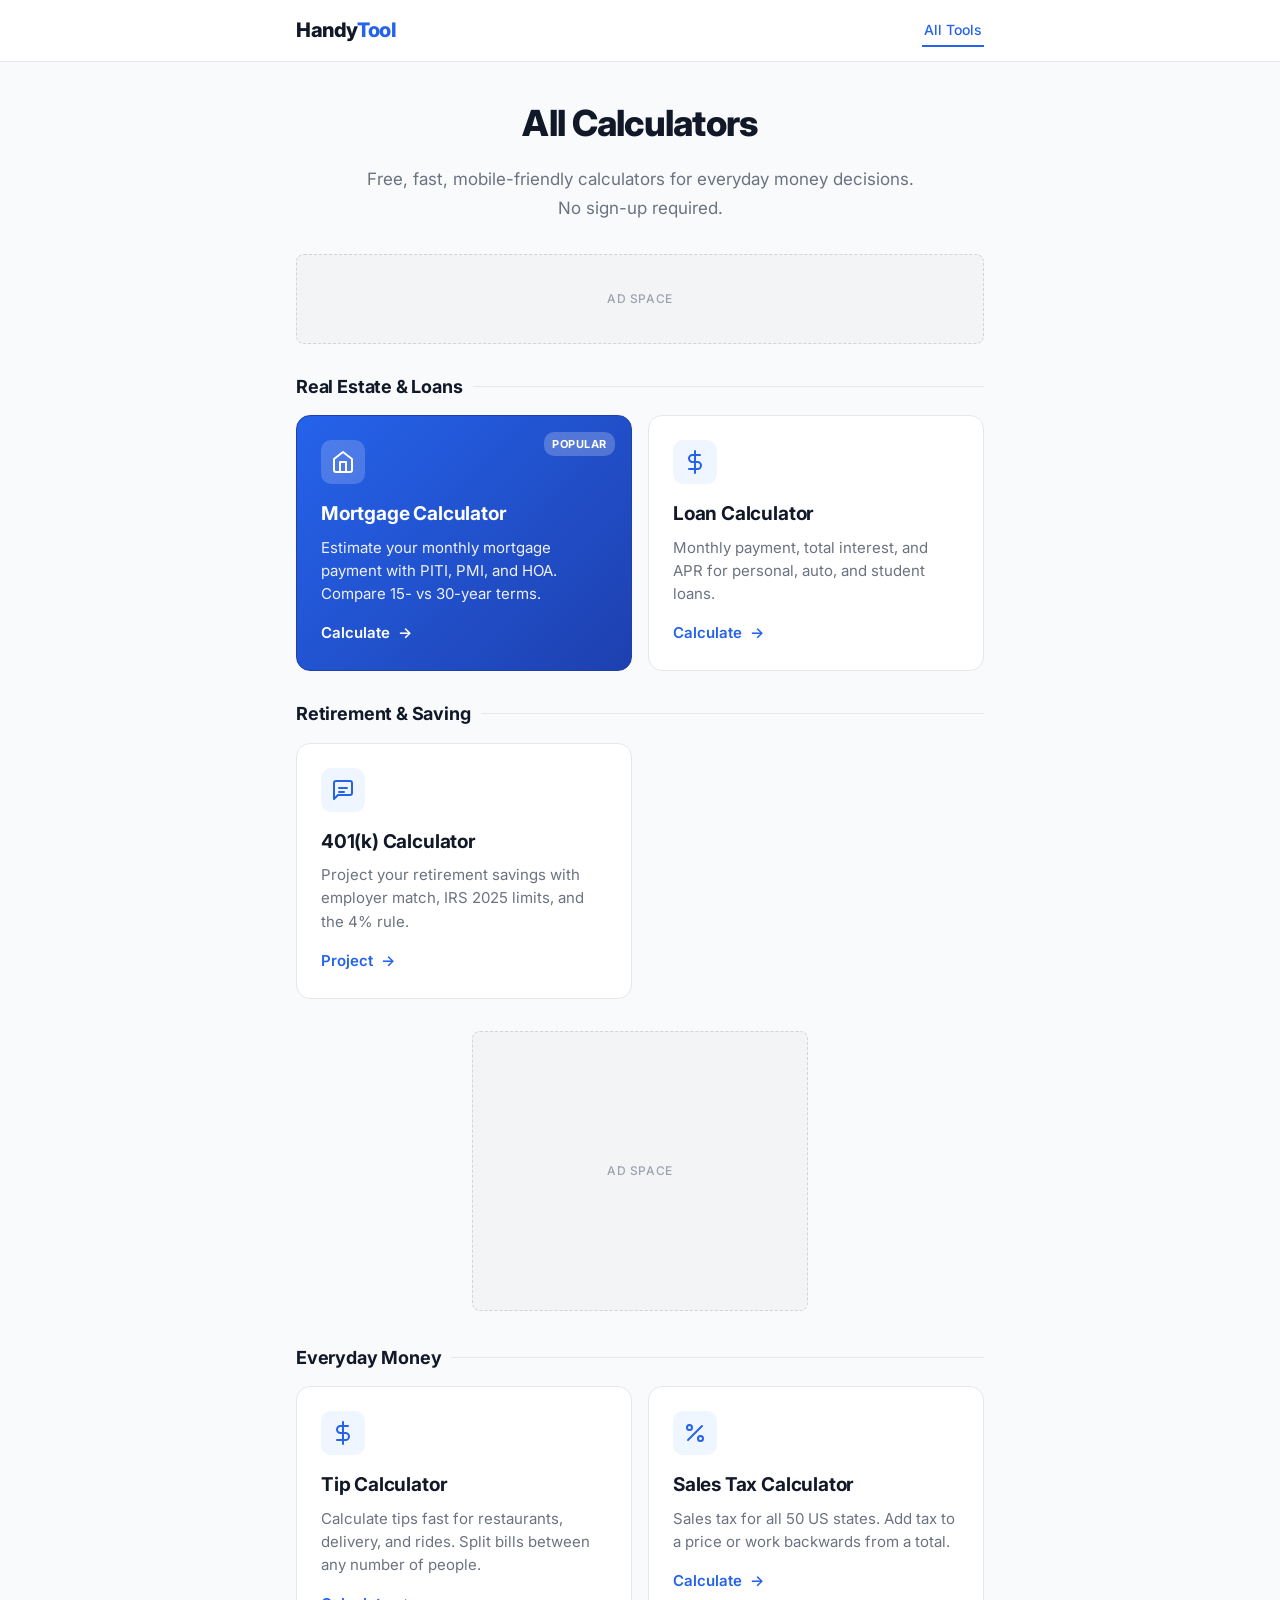
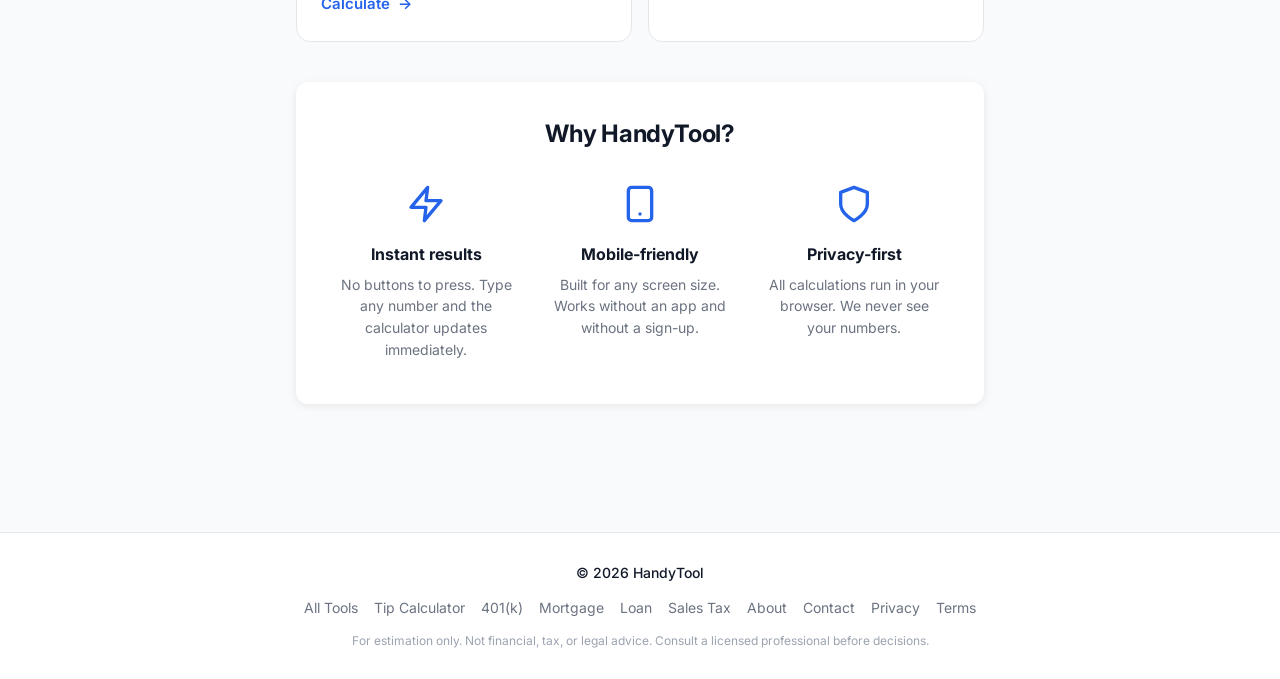
<file: tools.html>
<!DOCTYPE html>
<html lang="en">
<head>
<meta charset="UTF-8">
<meta name="viewport" content="width=device-width, initial-scale=1.0">
<link rel="icon" type="image/svg+xml" href="/favicon.svg">
<title>All Calculators — Free Online Tools for Money &amp; Everyday Math | HandyTool</title>
<meta name="description" content="Free online calculators for tipping, mortgage, loans, retirement (401k), and US sales tax. Fast, mobile-friendly, no sign-up required.">
<meta name="keywords" content="free calculators, online calculator, mortgage calculator, loan calculator, tip calculator, 401k calculator, sales tax calculator, financial calculator, handytool">
<link rel="canonical" href="https://gethandytool.com/tools.html">
<meta name="robots" content="index, follow">

<!-- Open Graph -->
<meta property="og:title" content="All Calculators — HandyTool">
<meta property="og:description" content="Free calculators for tipping, mortgage, loans, retirement, and sales tax. Fast and mobile-friendly.">
<meta property="og:type" content="website">
<meta property="og:url" content="https://gethandytool.com/tools.html">
<meta property="og:site_name" content="HandyTool">

<!-- Twitter -->
<meta name="twitter:card" content="summary_large_image">
<meta name="twitter:title" content="All Calculators — HandyTool">
<meta name="twitter:description" content="Free online calculators. No sign-up.">

<!-- Schema.org -->
<script type="application/ld+json">
{
  "@context": "https://schema.org",
  "@type": "CollectionPage",
  "name": "HandyTool — All Calculators",
  "url": "https://gethandytool.com/tools.html",
  "description": "Collection of free online calculators",
  "publisher": {
    "@type": "Organization",
    "name": "HandyTool",
    "url": "https://gethandytool.com/"
  },
  "hasPart": [
    {
      "@type": "WebApplication",
      "name": "Tip Calculator",
      "url": "https://gethandytool.com/",
      "applicationCategory": "FinanceApplication"
    },
    {
      "@type": "WebApplication",
      "name": "Mortgage Calculator",
      "url": "https://gethandytool.com/mortgage.html",
      "applicationCategory": "FinanceApplication"
    },
    {
      "@type": "WebApplication",
      "name": "Loan Calculator",
      "url": "https://gethandytool.com/loan.html",
      "applicationCategory": "FinanceApplication"
    },
    {
      "@type": "WebApplication",
      "name": "401(k) Calculator",
      "url": "https://gethandytool.com/401k.html",
      "applicationCategory": "FinanceApplication"
    },
    {
      "@type": "WebApplication",
      "name": "Sales Tax Calculator",
      "url": "https://gethandytool.com/sales-tax.html",
      "applicationCategory": "FinanceApplication"
    }
  ]
}
</script>

<!-- Fonts -->
<link rel="preconnect" href="https://fonts.googleapis.com">
<link rel="preconnect" href="https://fonts.gstatic.com" crossorigin>
<link href="https://fonts.googleapis.com/css2?family=Inter:wght@400;500;600;700;800&display=swap" rel="stylesheet">
<link rel="stylesheet" href="page.css">

<!-- Google tag (gtag.js) -->
<script async src="https://www.googletagmanager.com/gtag/js?id=G-HFT1427Z23"></script>
<script>
  window.dataLayer = window.dataLayer || [];
  function gtag(){dataLayer.push(arguments);}
  gtag('js', new Date());
  gtag('config', 'G-HFT1427Z23');
</script>

<!-- Google AdSense -->
<script async src="https://pagead2.googlesyndication.com/pagead/js/adsbygoogle.js?client=ca-pub-7164402025911671" crossorigin="anonymous"></script>

<style>
  main { padding: 32px 0 48px; }
  section { margin-bottom: 40px; }

  .hero-title {
    font-size: 2.25rem;
    font-weight: 800;
    text-align: center;
    margin-bottom: 12px;
    letter-spacing: -0.02em;
    color: #111827;
  }
  .hero-sub {
    text-align: center;
    color: #6B7280;
    margin-bottom: 32px;
    font-size: 1.0625rem;
    max-width: 560px;
    margin-left: auto;
    margin-right: auto;
  }
  @media (max-width: 480px) {
    .hero-title { font-size: 1.75rem; }
    .hero-sub { font-size: 0.9375rem; margin-bottom: 24px; }
  }

  /* Tool grid */
  .tools-grid {
    display: grid;
    grid-template-columns: 1fr;
    gap: 16px;
  }
  @media (min-width: 600px) {
    .tools-grid { grid-template-columns: 1fr 1fr; }
  }

  .tool-card {
    display: block;
    background: #FFFFFF;
    border: 1.5px solid #E5E7EB;
    border-radius: 14px;
    padding: 24px;
    text-decoration: none;
    color: inherit;
    transition: all 0.2s;
    position: relative;
    overflow: hidden;
  }
  .tool-card:hover {
    border-color: #2563EB;
    box-shadow: 0 8px 24px rgba(37,99,235,0.12);
    transform: translateY(-2px);
    text-decoration: none;
  }
  .tool-card.featured {
    background: linear-gradient(135deg, #2563EB 0%, #1E40AF 100%);
    border-color: #1E40AF;
    color: #FFFFFF;
  }
  .tool-card.featured:hover {
    transform: translateY(-2px);
    box-shadow: 0 12px 28px rgba(37,99,235,0.3);
  }
  .tool-card.featured .tool-name,
  .tool-card.featured .tool-desc { color: #FFFFFF; }
  .tool-card.featured .tool-desc { opacity: 0.92; }
  .tool-card.featured .tool-cta { color: #FFFFFF; }
  .tool-card.featured .tool-icon-wrap { background: rgba(255,255,255,0.18); }
  .tool-card.featured .tool-icon-wrap svg { color: #FFFFFF; }

  .tool-icon-wrap {
    width: 44px;
    height: 44px;
    border-radius: 10px;
    background: #EFF6FF;
    display: flex;
    align-items: center;
    justify-content: center;
    margin-bottom: 14px;
  }
  .tool-icon-wrap svg {
    width: 24px;
    height: 24px;
    color: #2563EB;
  }
  .tool-name {
    font-size: 1.1875rem;
    font-weight: 700;
    color: #111827;
    margin-bottom: 6px;
    letter-spacing: -0.01em;
  }
  .tool-desc {
    font-size: 0.9375rem;
    color: #6B7280;
    line-height: 1.55;
    margin-bottom: 14px;
  }
  .tool-cta {
    font-size: 0.9375rem;
    font-weight: 600;
    color: #2563EB;
    display: inline-flex;
    align-items: center;
    gap: 4px;
  }
  .tool-cta::after {
    content: '→';
    transition: transform 0.2s;
  }
  .tool-card:hover .tool-cta::after { transform: translateX(3px); }

  .tool-badge {
    position: absolute;
    top: 16px;
    right: 16px;
    background: #FEF3C7;
    color: #92400E;
    font-size: 0.6875rem;
    font-weight: 700;
    padding: 3px 8px;
    border-radius: 10px;
    text-transform: uppercase;
    letter-spacing: 0.05em;
  }
  .tool-card.featured .tool-badge {
    background: rgba(255,255,255,0.22);
    color: #FFFFFF;
  }

  /* Category groups */
  .category-title {
    font-size: 1.125rem;
    font-weight: 700;
    color: #111827;
    margin: 28px 0 14px;
    letter-spacing: -0.01em;
    display: flex;
    align-items: center;
    gap: 10px;
  }
  .category-title::after {
    content: '';
    flex: 1;
    height: 1px;
    background: #E5E7EB;
  }

  /* Why-us */
  .features-card {
    background: #FFFFFF;
    border-radius: 12px;
    box-shadow: 0 2px 8px rgba(0,0,0,0.08);
    padding: 32px;
  }
  @media (max-width: 480px) { .features-card { padding: 24px 20px; } }
  .features-card h2 {
    font-size: 1.5rem;
    font-weight: 700;
    margin-bottom: 18px;
    text-align: center;
    letter-spacing: -0.01em;
  }
  .features-grid {
    display: grid;
    grid-template-columns: 1fr;
    gap: 18px;
  }
  @media (min-width: 600px) {
    .features-grid { grid-template-columns: 1fr 1fr 1fr; }
  }
  .feature-item { text-align: center; padding: 12px; }
  .feature-icon {
    width: 40px;
    height: 40px;
    margin: 0 auto 10px;
    color: #2563EB;
  }
  .feature-item h3 {
    font-size: 1rem;
    font-weight: 700;
    margin-bottom: 6px;
  }
  .feature-item p {
    font-size: 0.875rem;
    color: #6B7280;
    line-height: 1.55;
  }

  /* Ad placeholders */
  .ad-banner-top, .ad-rect-middle {
    background: #F3F4F6;
    border: 1px dashed #D1D5DB;
    color: #9CA3AF;
    text-align: center;
    font-size: 0.75rem;
    font-weight: 500;
    letter-spacing: 0.05em;
    text-transform: uppercase;
    display: flex;
    align-items: center;
    justify-content: center;
    border-radius: 8px;
    margin: 20px auto;
    width: 100%;
  }
  .ad-banner-top { min-height: 90px; max-width: 728px; }
  @media (max-width: 600px) { .ad-banner-top { min-height: 50px; max-width: 320px; } }
  .ad-rect-middle { min-height: 280px; max-width: 336px; margin: 32px auto; }
</style>
</head>
<body>

<header class="site-header">
  <div class="container">
    <a href="/" class="logo">Handy<span>Tool</span></a>
    <nav class="tool-nav">
      <a href="/tools.html" class="active">All Tools</a>
    </nav>
  </div>
</header>

<main>
  <div class="container">

    <section>
      <h1 class="hero-title">All Calculators</h1>
      <p class="hero-sub">Free, fast, mobile-friendly calculators for everyday money decisions. No sign-up required.</p>

      <div class="ad-banner-top">Ad space</div>

      <h2 class="category-title">Real Estate &amp; Loans</h2>
      <div class="tools-grid">

        <a href="/mortgage.html" class="tool-card featured">
          <span class="tool-badge">Popular</span>
          <div class="tool-icon-wrap">
            <svg viewBox="0 0 24 24" fill="none" stroke="currentColor" stroke-width="2" stroke-linecap="round" stroke-linejoin="round">
              <path d="M3 9l9-7 9 7v11a2 2 0 0 1-2 2H5a2 2 0 0 1-2-2z"/>
              <polyline points="9 22 9 12 15 12 15 22"/>
            </svg>
          </div>
          <div class="tool-name">Mortgage Calculator</div>
          <p class="tool-desc">Estimate your monthly mortgage payment with PITI, PMI, and HOA. Compare 15- vs 30-year terms.</p>
          <span class="tool-cta">Calculate&nbsp;</span>
        </a>

        <a href="/loan.html" class="tool-card">
          <div class="tool-icon-wrap">
            <svg viewBox="0 0 24 24" fill="none" stroke="currentColor" stroke-width="2" stroke-linecap="round" stroke-linejoin="round">
              <line x1="12" y1="1" x2="12" y2="23"/>
              <path d="M17 5H9.5a3.5 3.5 0 0 0 0 7h5a3.5 3.5 0 0 1 0 7H6"/>
            </svg>
          </div>
          <div class="tool-name">Loan Calculator</div>
          <p class="tool-desc">Monthly payment, total interest, and APR for personal, auto, and student loans.</p>
          <span class="tool-cta">Calculate&nbsp;</span>
        </a>

      </div>

      <h2 class="category-title">Retirement &amp; Saving</h2>
      <div class="tools-grid">

        <a href="/401k.html" class="tool-card">
          <div class="tool-icon-wrap">
            <svg viewBox="0 0 24 24" fill="none" stroke="currentColor" stroke-width="2" stroke-linecap="round" stroke-linejoin="round">
              <path d="M21 15a2 2 0 0 1-2 2H7l-4 4V5a2 2 0 0 1 2-2h14a2 2 0 0 1 2 2z"/>
              <line x1="8" y1="10" x2="16" y2="10"/>
              <line x1="8" y1="14" x2="13" y2="14"/>
            </svg>
          </div>
          <div class="tool-name">401(k) Calculator</div>
          <p class="tool-desc">Project your retirement savings with employer match, IRS 2025 limits, and the 4% rule.</p>
          <span class="tool-cta">Project&nbsp;</span>
        </a>

      </div>

      <div class="ad-rect-middle">Ad space</div>

      <h2 class="category-title">Everyday Money</h2>
      <div class="tools-grid">

        <a href="/" class="tool-card">
          <div class="tool-icon-wrap">
            <svg viewBox="0 0 24 24" fill="none" stroke="currentColor" stroke-width="2" stroke-linecap="round" stroke-linejoin="round">
              <line x1="12" y1="1" x2="12" y2="23"/>
              <path d="M17 5H9.5a3.5 3.5 0 0 0 0 7h5a3.5 3.5 0 0 1 0 7H6"/>
            </svg>
          </div>
          <div class="tool-name">Tip Calculator</div>
          <p class="tool-desc">Calculate tips fast for restaurants, delivery, and rides. Split bills between any number of people.</p>
          <span class="tool-cta">Calculate&nbsp;</span>
        </a>

        <a href="/sales-tax.html" class="tool-card">
          <div class="tool-icon-wrap">
            <svg viewBox="0 0 24 24" fill="none" stroke="currentColor" stroke-width="2" stroke-linecap="round" stroke-linejoin="round">
              <line x1="19" y1="5" x2="5" y2="19"/>
              <circle cx="6.5" cy="6.5" r="2.5"/>
              <circle cx="17.5" cy="17.5" r="2.5"/>
            </svg>
          </div>
          <div class="tool-name">Sales Tax Calculator</div>
          <p class="tool-desc">Sales tax for all 50 US states. Add tax to a price or work backwards from a total.</p>
          <span class="tool-cta">Calculate&nbsp;</span>
        </a>

      </div>
    </section>

    <section>
      <div class="features-card">
        <h2>Why HandyTool?</h2>
        <div class="features-grid">
          <div class="feature-item">
            <svg class="feature-icon" viewBox="0 0 24 24" fill="none" stroke="currentColor" stroke-width="2" stroke-linecap="round" stroke-linejoin="round">
              <polygon points="13 2 3 14 12 14 11 22 21 10 12 10 13 2"/>
            </svg>
            <h3>Instant results</h3>
            <p>No buttons to press. Type any number and the calculator updates immediately.</p>
          </div>
          <div class="feature-item">
            <svg class="feature-icon" viewBox="0 0 24 24" fill="none" stroke="currentColor" stroke-width="2" stroke-linecap="round" stroke-linejoin="round">
              <rect x="5" y="2" width="14" height="20" rx="2" ry="2"/>
              <line x1="12" y1="18" x2="12.01" y2="18"/>
            </svg>
            <h3>Mobile-friendly</h3>
            <p>Built for any screen size. Works without an app and without a sign-up.</p>
          </div>
          <div class="feature-item">
            <svg class="feature-icon" viewBox="0 0 24 24" fill="none" stroke="currentColor" stroke-width="2" stroke-linecap="round" stroke-linejoin="round">
              <path d="M12 22s8-4 8-10V5l-8-3-8 3v7c0 6 8 10 8 10z"/>
            </svg>
            <h3>Privacy-first</h3>
            <p>All calculations run in your browser. We never see your numbers.</p>
          </div>
        </div>
      </div>
    </section>

  </div>
</main>

<footer class="site-footer">
  <div class="container footer-inner">
    <div class="footer-copy">© <span id="footer-year">2026</span> HandyTool</div>
    <div class="footer-links">
      <a href="/tools.html">All Tools</a>
      <a href="/">Tip Calculator</a>
      <a href="/401k.html">401(k)</a>
      <a href="/mortgage.html">Mortgage</a>
      <a href="/loan.html">Loan</a>
      <a href="/sales-tax.html">Sales Tax</a>
      <a href="/about.html">About</a>
      <a href="/contact.html">Contact</a>
      <a href="/privacy.html">Privacy</a>
      <a href="/terms.html">Terms</a>
    </div>
    <p class="footer-disclaimer">For estimation only. Not financial, tax, or legal advice. Consult a licensed professional before decisions.</p>
  </div>
</footer>

<script>
  document.getElementById('footer-year').textContent = new Date().getFullYear();
</script>

</body>
</html>
</file>
<file: page.css>
/* Shared styles for HandyTool content pages */
*, *::before, *::after { box-sizing: border-box; margin: 0; padding: 0; }
html { scroll-behavior: smooth; -webkit-text-size-adjust: 100%; }
body {
  font-family: 'Inter', -apple-system, BlinkMacSystemFont, 'Segoe UI', Roboto, sans-serif;
  font-size: 1rem;
  line-height: 1.65;
  color: #111827;
  background: #F9FAFB;
  -webkit-font-smoothing: antialiased;
}
a { color: #2563EB; text-decoration: none; }
a:hover { text-decoration: underline; }

.container { max-width: 720px; margin: 0 auto; padding: 0 16px; }

/* Header */
.site-header {
  background: #FFFFFF;
  border-bottom: 1px solid #E5E7EB;
  padding: 14px 0;
}
.site-header .container {
  display: flex;
  align-items: center;
  justify-content: space-between;
  gap: 12px;
}
.logo {
  font-size: 1.25rem;
  font-weight: 800;
  color: #111827;
  letter-spacing: -0.02em;
  text-decoration: none;
}
.logo span { color: #2563EB; }
.logo:hover { text-decoration: none; }
.tagline {
  font-size: 0.875rem;
  color: #6B7280;
  font-weight: 500;
}
@media (max-width: 480px) {
  .tagline { display: none; }
}

/* Tool navigation (calculator switcher) */
.tool-nav {
  display: flex;
  gap: 16px;
  font-size: 0.875rem;
  font-weight: 500;
}
.tool-nav a {
  color: #6B7280;
  text-decoration: none;
  padding: 4px 2px;
  border-bottom: 2px solid transparent;
  transition: color 0.2s, border-color 0.2s;
}
.tool-nav a:hover {
  color: #2563EB;
  text-decoration: none;
}
.tool-nav a.active {
  color: #2563EB;
  border-bottom-color: #2563EB;
}
@media (max-width: 480px) {
  .tool-nav { gap: 12px; font-size: 0.8125rem; }
}

/* Main / article */
main { padding: 32px 0 48px; }
.article {
  background: #FFFFFF;
  border-radius: 12px;
  box-shadow: 0 2px 8px rgba(0,0,0,0.08);
  padding: 32px;
}
@media (max-width: 480px) {
  .article { padding: 24px 20px; }
}
.article h1 {
  font-size: 2rem;
  font-weight: 700;
  margin-bottom: 8px;
  letter-spacing: -0.02em;
}
.article .updated {
  font-size: 0.875rem;
  color: #6B7280;
  margin-bottom: 24px;
}
.article h2 {
  font-size: 1.375rem;
  font-weight: 600;
  margin: 28px 0 10px;
  letter-spacing: -0.01em;
}
.article h3 {
  font-size: 1.0625rem;
  font-weight: 600;
  margin: 20px 0 6px;
}
.article p { margin-bottom: 14px; color: #374151; }
.article ul, .article ol { margin: 0 0 14px 22px; color: #374151; }
.article li { margin-bottom: 6px; }
.article strong { color: #111827; }
.article .back-home {
  display: inline-block;
  margin-bottom: 16px;
  font-size: 0.9375rem;
  color: #2563EB;
  font-weight: 500;
}

/* Contact form / blocks */
.contact-card {
  background: #F9FAFB;
  border-radius: 10px;
  padding: 18px;
  margin: 16px 0;
  border: 1px solid #E5E7EB;
}
.contact-card .label {
  font-size: 0.8125rem;
  color: #6B7280;
  text-transform: uppercase;
  letter-spacing: 0.05em;
  font-weight: 600;
  margin-bottom: 4px;
}
.contact-card .value {
  font-size: 1rem;
  font-weight: 600;
  color: #111827;
}

/* Footer */
.site-footer {
  background: #FFFFFF;
  border-top: 1px solid #E5E7EB;
  padding: 28px 0;
  margin-top: 40px;
}
.footer-inner { text-align: center; }
.footer-copy {
  font-size: 0.875rem;
  color: #111827;
  font-weight: 500;
  margin-bottom: 12px;
}
.footer-links {
  display: flex;
  flex-wrap: wrap;
  gap: 8px 16px;
  justify-content: center;
  margin-bottom: 12px;
  font-size: 0.875rem;
}
.footer-links a { color: #6B7280; }
.footer-links a:hover { color: #2563EB; }
.footer-disclaimer {
  font-size: 0.75rem;
  color: #9CA3AF;
}
</file>
